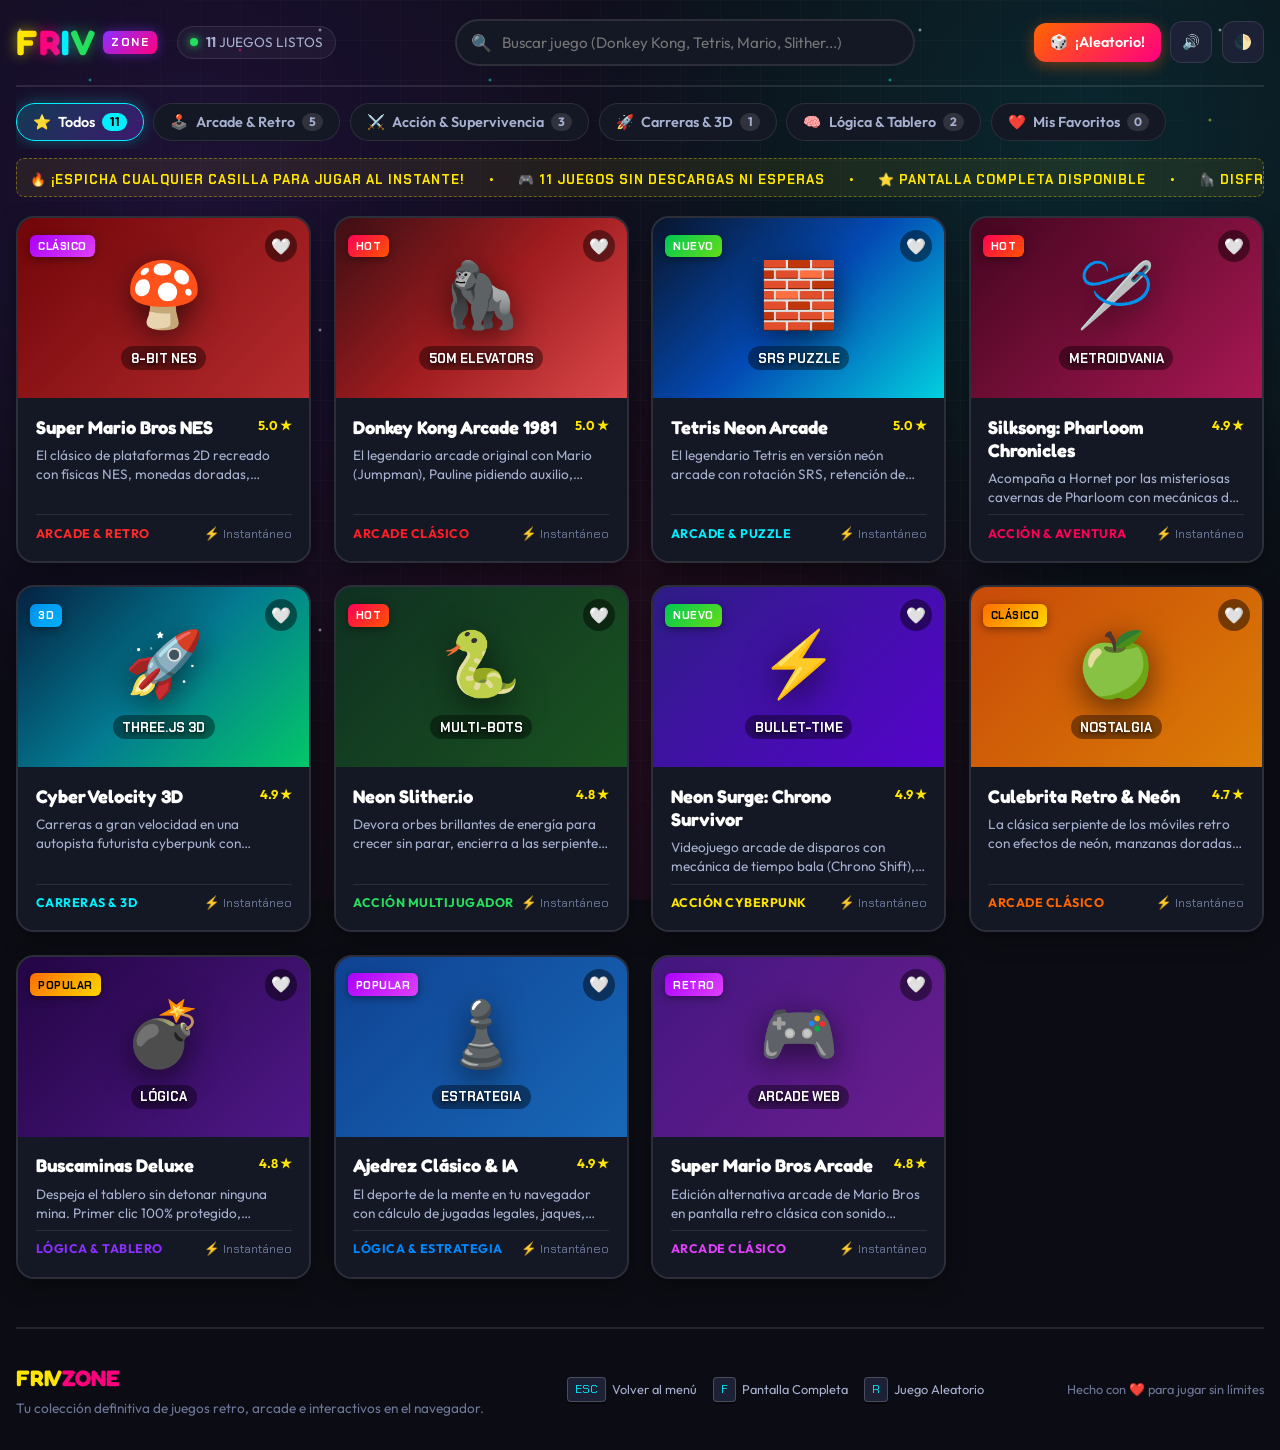
<file: index.html>
<!DOCTYPE html>
<html lang="es">
<head>
    <meta charset="UTF-8">
    <meta name="viewport" content="width=device-width, initial-scale=1.0, maximum-scale=1.0, user-scalable=no, viewport-fit=cover">
    <title>FRIV-ZONE | Plataforma de Juegos Arcade & Retro</title>
    <meta name="description" content="Plataforma de videojuegos estilo Friv con los mejores juegos arcade, retro, carreras 3D, lógica y acción. Juega gratis al instante.">
    <meta http-equiv="Cache-Control" content="no-cache, no-store, must-revalidate">
    <meta http-equiv="Pragma" content="no-cache">
    <meta http-equiv="Expires" content="0">
    
    <!-- Google Fonts -->
    <link rel="preconnect" href="https://fonts.googleapis.com">
    <link rel="preconnect" href="https://fonts.gstatic.com" crossorigin>
    <link href="https://fonts.googleapis.com/css2?family=Chakra+Petch:wght@600;700;800&family=Fredoka:wght@500;600;700;800&family=Outfit:wght@400;500;600;700;800&family=Press+Start+2P&display=swap" rel="stylesheet">
    
    <link rel="stylesheet" href="style.css?v=2.1.0">
</head>
<body class="theme-friv">
    <!-- Fondo Dinámico con Estrellas y Cuadrícula Arcade -->
    <div class="bg-effects" aria-hidden="true">
        <div class="stars-layer"></div>
        <div class="grid-glow"></div>
    </div>

    <!-- Contenedor Principal de la Plataforma -->
    <div id="friv-app" class="friv-layout">

        <!-- Barra Superior / Header Friv -->
        <header class="friv-navbar">
            <div class="nav-left">
                <a href="#" class="friv-logo-group" id="btn-home-logo" title="FRIV ZONE - Inicio">
                    <div class="friv-logo">
                        <span class="char-f">F</span>
                        <span class="char-r">R</span>
                        <span class="char-i">I</span>
                        <span class="char-v">V</span>
                    </div>
                    <span class="logo-badge">ZONE</span>
                </a>
                <div class="header-tagline">
                    <span class="tagline-dot"></span>
                    <span class="tagline-text"><strong id="total-games-counter">11</strong> JUEGOS LISTOS</span>
                </div>
            </div>

            <!-- Buscador Central -->
            <div class="search-container">
                <span class="search-icon">🔍</span>
                <input type="text" id="game-search-input" placeholder="Buscar juego (Donkey Kong, Tetris, Mario, Slither...)" autocomplete="off" aria-label="Buscar juegos">
                <button id="clear-search-btn" class="clear-search hidden" title="Borrar búsqueda">✕</button>
            </div>

            <!-- Acciones Rápidas Superior Derecha -->
            <div class="nav-right">
                <button id="btn-random-game" class="action-btn btn-random" title="Elegir juego al azar">
                    <span class="btn-icon">🎲</span>
                    <span class="btn-text">¡Aleatorio!</span>
                </button>
                <button id="btn-toggle-sound" class="action-btn icon-only" title="Activar/Desactivar Sonido UI" aria-label="Sonido">
                    <span id="sound-icon">🔊</span>
                </button>
                <button id="btn-toggle-theme" class="action-btn icon-only" title="Cambiar Tema Visual" aria-label="Tema">
                    <span id="theme-icon">🌓</span>
                </button>
            </div>
        </header>

        <!-- Barra de Categorías y Filtros -->
        <nav class="categories-bar" aria-label="Categorías de juegos">
            <div class="categories-wrapper">
                <button class="cat-pill active" data-category="all">
                    <span class="cat-icon">⭐</span>
                    <span class="cat-label">Todos</span>
                    <span class="cat-count" id="count-all">11</span>
                </button>
                <button class="cat-pill" data-category="arcade">
                    <span class="cat-icon">🕹️</span>
                    <span class="cat-label">Arcade & Retro</span>
                    <span class="cat-count" id="count-arcade">5</span>
                </button>
                <button class="cat-pill" data-category="action">
                    <span class="cat-icon">⚔️</span>
                    <span class="cat-label">Acción & Supervivencia</span>
                    <span class="cat-count" id="count-action">3</span>
                </button>
                <button class="cat-pill" data-category="3d">
                    <span class="cat-icon">🚀</span>
                    <span class="cat-label">Carreras & 3D</span>
                    <span class="cat-count" id="count-3d">1</span>
                </button>
                <button class="cat-pill" data-category="strategy">
                    <span class="cat-icon">🧠</span>
                    <span class="cat-label">Lógica & Tablero</span>
                    <span class="cat-count" id="count-strategy">2</span>
                </button>
                <button class="cat-pill" data-category="favorites">
                    <span class="cat-icon">❤️</span>
                    <span class="cat-label">Mis Favoritos</span>
                    <span class="cat-count" id="count-favorites">0</span>
                </button>
            </div>
        </nav>

        <!-- Banner de Bienvenida Estilo Arcade -->
        <div class="marquee-banner">
            <div class="marquee-content">
                <span>🔥 ¡ESPICHA CUALQUIER CASILLA PARA JUGAR AL INSTANTE!</span>
                <span>•</span>
                <span>🎮 11 JUEGOS SIN DESCARGAS NI ESPERAS</span>
                <span>•</span>
                <span>⭐ PANTALLA COMPLETA DISPONIBLE</span>
                <span>•</span>
                <span>🦍 DISFRUTA DE DONKEY KONG, TETRIS, MARIO, SILKSONG, CYBER VELOCITY Y MÁS</span>
            </div>
        </div>

        <!-- Mosaico Principal de Juegos Estilo Friv (GRID) -->
        <main class="games-mosaic-section">
            <div id="games-grid" class="games-grid" role="list">
                <!-- Se inyecta dinámicamente desde app.js -->
            </div>

            <!-- Estado Vacío cuando no hay resultados de búsqueda -->
            <div id="empty-state" class="empty-state hidden">
                <div class="empty-icon">👾</div>
                <h3>No se encontraron juegos</h3>
                <p>Intenta con otra palabra o borra el filtro de búsqueda.</p>
                <button id="btn-reset-filters" class="action-btn">Restablecer Filtros</button>
            </div>
        </main>

        <!-- Pie de Página -->
        <footer class="friv-footer">
            <div class="footer-content">
                <div class="footer-branding">
                    <div class="friv-logo-small">FRIV<span>ZONE</span></div>
                    <p>Tu colección definitiva de juegos retro, arcade e interactivos en el navegador.</p>
                </div>
                <div class="footer-shortcuts">
                    <span class="shortcut-item"><kbd>ESC</kbd> Volver al menú</span>
                    <span class="shortcut-item"><kbd>F</kbd> Pantalla Completa</span>
                    <span class="shortcut-item"><kbd>R</kbd> Juego Aleatorio</span>
                </div>
                <div class="footer-copy">
                    Hecho con ❤️ para jugar sin límites
                </div>
            </div>
        </footer>

    </div> <!-- /#friv-app -->


    <!-- ============================================== -->
    <!-- REPRODUCTOR ARCADE INTEGRADO (MODAL/CINEMA)    -->
    <!-- ============================================== -->
    <div id="game-player-modal" class="game-player-modal hidden" role="dialog" aria-modal="true" aria-labelledby="player-game-title">
        <div class="player-overlay" id="player-backdrop"></div>
        
        <div class="player-container">
            <!-- Barra Superior del Reproductor -->
            <div class="player-topbar">
                <div class="player-left">
                    <button id="btn-close-player" class="player-btn btn-back" title="Volver al menú de juegos (ESC)">
                        <span class="btn-arrow">◀</span>
                        <span>VOLVER AL MENÚ</span>
                    </button>
                    <div class="player-title-box">
                        <span id="player-game-icon" class="player-icon">🎮</span>
                        <div>
                            <h2 id="player-game-title" class="player-title">Título del Juego</h2>
                            <div class="player-badges-row">
                                <span id="player-game-category" class="player-category-badge">Categoría</span>
                                <span id="player-game-tag" class="player-tag-badge">HOT</span>
                            </div>
                        </div>
                    </div>
                </div>

                <div class="player-controls">
                    <button id="btn-player-favorite" class="player-btn icon-btn" title="Añadir a Favoritos">
                        <span id="player-favorite-icon">🤍</span>
                    </button>
                    <button id="btn-player-controls-info" class="player-btn icon-btn" title="Ver Controles e Instrucciones">
                        <span>⌨️</span>
                    </button>
                    <button id="btn-player-reload" class="player-btn icon-btn" title="Reiniciar Juego">
                        <span>🔄</span>
                    </button>
                    <button id="btn-player-external" class="player-btn icon-btn" title="Abrir en pestaña completa independiente">
                        <span>↗️</span>
                    </button>
                    <button id="btn-player-fullscreen" class="player-btn icon-btn btn-fullscreen-highlight" title="Pantalla Completa (F)">
                        <span id="fullscreen-icon">⛶</span>
                    </button>
                </div>
            </div>

            <!-- Panel de Controles / Instrucciones Desplegable -->
            <div id="player-instructions-panel" class="player-instructions-panel hidden">
                <div class="instructions-header">
                    <h4>🎮 Cómo Jugar y Controles</h4>
                    <button id="btn-close-instructions" class="close-pill-btn">✕</button>
                </div>
                <div id="instructions-content" class="instructions-body">
                    <!-- Contenido inyectado dinámicamente -->
                </div>
            </div>

            <!-- Contenedor del Iframe del Juego -->
            <div class="iframe-wrapper" id="iframe-wrapper">
                <div id="game-loading-spinner" class="game-loader">
                    <div class="spinner-arcade"></div>
                    <p class="loader-text">Cargando juego...</p>
                </div>
                <iframe id="game-iframe" src="about:blank" title="Marco de Juego" allow="autoplay; fullscreen; gamepad; accelerometer; clipboard-write; encrypted-media; gyroscope; picture-in-picture" allowfullscreen></iframe>
            </div>
        </div>
    </div>


    <!-- ============================================== -->
    <!-- MODAL DE RULETA / JUEGO ALEATORIO              -->
    <!-- ============================================== -->
    <div id="roulette-modal" class="roulette-modal hidden" role="dialog" aria-modal="true">
        <div class="roulette-backdrop"></div>
        <div class="roulette-card">
            <div class="roulette-header">
                <span class="roulette-icon-spin">🎲</span>
                <h3>SELECCIONANDO JUEGO AL AZAR...</h3>
            </div>
            <div class="roulette-reel-wrapper">
                <div id="roulette-reel" class="roulette-reel">
                    <!-- Tarjeta animada que cambia a gran velocidad -->
                    <div id="roulette-display" class="roulette-item">
                        <span class="item-icon">🎮</span>
                        <h4 class="item-title">Preparando...</h4>
                    </div>
                </div>
            </div>
            <p class="roulette-status">¡Buena suerte, que empiece la partida!</p>
        </div>
    </div>

    <!-- Scripts -->
    <script src="app.js?v=2.3.0"></script>
</body>
</html>
</file>
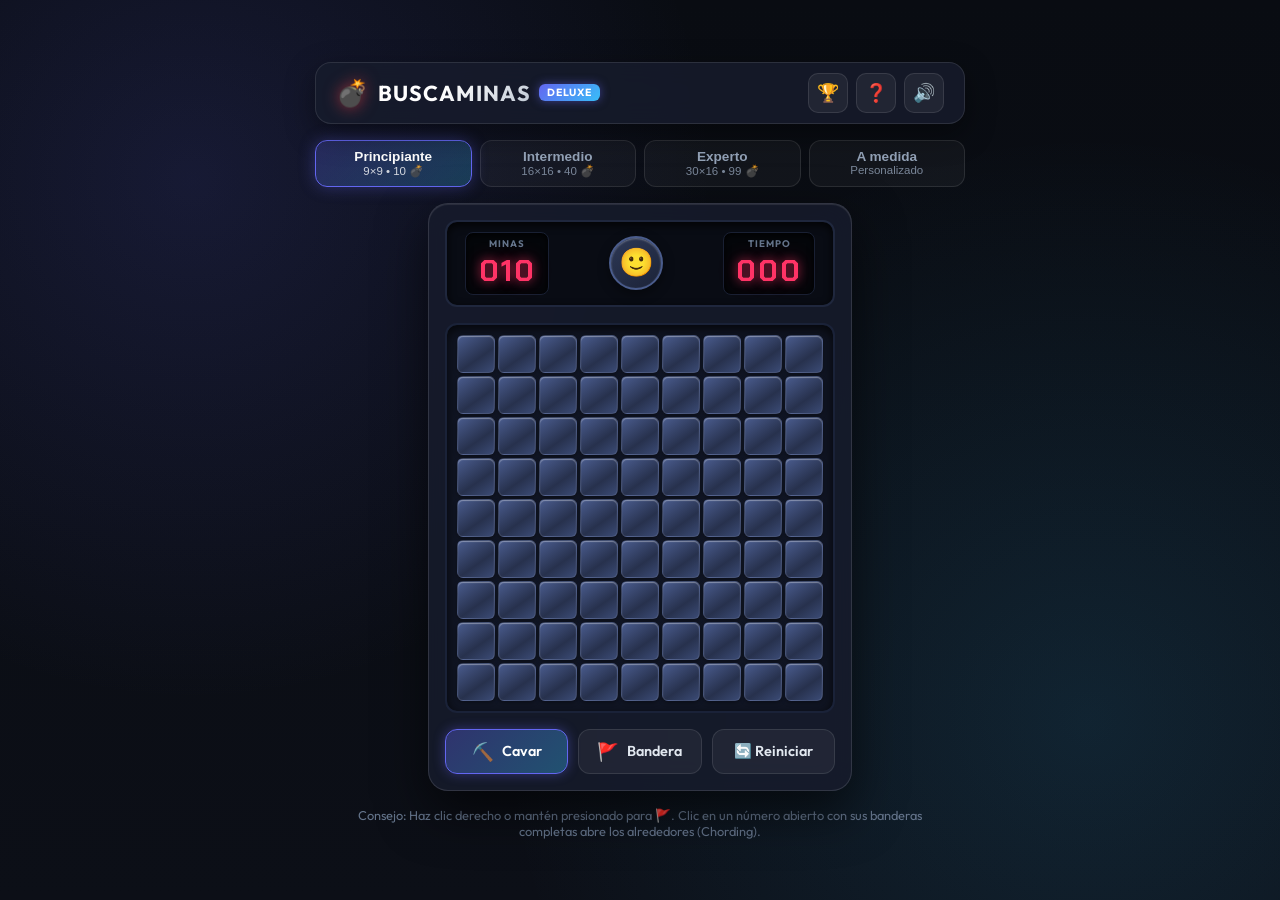
<file: buscaminas/index.html>
<!DOCTYPE html>
<html lang="es">
<head>
    <meta charset="UTF-8">
    <meta name="viewport" content="width=device-width, initial-scale=1.0, maximum-scale=1.0, user-scalable=no">
    <title>Buscaminas Deluxe | Clásico Modernizado</title>
    <meta name="description" content="El clásico juego de Buscaminas modernizado con animaciones fluidas, sonido Web Audio, modos principiante a experto y primer clic seguro.">
    <link rel="preconnect" href="https://fonts.googleapis.com">
    <link rel="preconnect" href="https://fonts.gstatic.com" crossorigin>
    <link href="https://fonts.googleapis.com/css2?family=Chakra+Petch:wght@500;700&family=Outfit:wght@400;500;600;700&display=swap" rel="stylesheet">
    <link rel="stylesheet" href="style.css">
</head>
<body>
    <div class="app-container">
        <!-- Barra Superior / Header -->
        <header class="app-header">
            <div class="logo-area">
                <span class="logo-icon">💣</span>
                <h1>BUSCAMINAS <span class="badge">DELUXE</span></h1>
            </div>
            <div class="header-actions">
                <button id="btn-stats" class="icon-btn" title="Mejores Tiempos" aria-label="Ver records">🏆</button>
                <button id="btn-help" class="icon-btn" title="Cómo jugar" aria-label="Instrucciones">❓</button>
                <button id="btn-sound" class="icon-btn" title="Sonido activado/desactivado" aria-label="Silenciar sonido">🔊</button>
            </div>
        </header>

        <!-- Selector de Dificultad -->
        <nav class="difficulty-nav">
            <button class="diff-btn active" data-difficulty="easy">
                <span class="diff-title">Principiante</span>
                <span class="diff-sub">9×9 • 10 💣</span>
            </button>
            <button class="diff-btn" data-difficulty="medium">
                <span class="diff-title">Intermedio</span>
                <span class="diff-sub">16×16 • 40 💣</span>
            </button>
            <button class="diff-btn" data-difficulty="expert">
                <span class="diff-title">Experto</span>
                <span class="diff-sub">30×16 • 99 💣</span>
            </button>
            <button class="diff-btn" data-difficulty="custom" id="btn-custom-diff">
                <span class="diff-title">A medida</span>
                <span class="diff-sub">Personalizado</span>
            </button>
        </nav>

        <!-- Marco Principal del Juego (Estilo Arcade Consola) -->
        <main class="game-console" id="game-console">
            <!-- Barra de Estado Retro-Digital -->
            <div class="console-panel">
                <div class="digital-display" title="Minas restantes" id="display-mines-box">
                    <span class="display-label">MINAS</span>
                    <span class="led-digits" id="mines-counter">010</span>
                </div>

                <button class="face-btn" id="face-btn" title="Reiniciar partida" aria-label="Reiniciar juego">
                    <span id="face-icon" class="face-emoji">🙂</span>
                </button>

                <div class="digital-display" title="Tiempo transcurrido" id="display-timer-box">
                    <span class="display-label">TIEMPO</span>
                    <span class="led-digits" id="timer-counter">000</span>
                </div>
            </div>

            <!-- Contenedor del Tablero con Scroll Suave para tamaños grandes -->
            <div class="board-viewport" id="board-viewport">
                <div class="board-grid" id="board" role="grid" aria-label="Tablero de Buscaminas"></div>
            </div>

            <!-- Barra de Herramientas Rápida Móvil / Táctil -->
            <div class="mobile-toolbar">
                <button class="mode-toggle-btn active" id="btn-mode-dig">
                    <span class="mode-icon">⛏️</span>
                    <span>Cavar</span>
                </button>
                <button class="mode-toggle-btn" id="btn-mode-flag">
                    <span class="mode-icon">🚩</span>
                    <span>Bandera</span>
                </button>
                <button class="tool-btn" id="btn-restart" title="Nueva Partida">
                    <span>🔄 Reiniciar</span>
                </button>
            </div>
        </main>

        <footer class="app-footer">
            <p>Consejo: Haz clic derecho o mantén presionado para 🚩. Clic en un número abierto con sus banderas completas abre los alrededores (Chording).</p>
        </footer>
    </div>

    <!-- Canvas para Partículas y Confeti de Victoria -->
    <canvas id="effects-canvas" class="effects-canvas"></canvas>

    <!-- Modal de Configuración Personalizada -->
    <div class="modal-overlay hidden" id="modal-custom">
        <div class="modal-card">
            <div class="modal-header">
                <h2>Tablero Personalizado</h2>
                <button class="close-btn" id="close-custom">&times;</button>
            </div>
            <form id="custom-form" class="modal-body">
                <div class="input-group">
                    <label for="custom-cols">Columnas (8 - 35):</label>
                    <input type="number" id="custom-cols" min="8" max="35" value="20" required>
                </div>
                <div class="input-group">
                    <label for="custom-rows">Filas (8 - 25):</label>
                    <input type="number" id="custom-rows" min="8" max="25" value="15" required>
                </div>
                <div class="input-group">
                    <label for="custom-mines">Minas (1 - <span id="custom-max-mines">250</span>):</label>
                    <input type="number" id="custom-mines" min="1" max="250" value="35" required>
                </div>
                <div class="modal-actions">
                    <button type="button" class="btn btn-secondary" id="cancel-custom">Cancelar</button>
                    <button type="submit" class="btn btn-primary">Iniciar Partida</button>
                </div>
            </form>
        </div>
    </div>

    <!-- Modal de Récords / Estadísticas -->
    <div class="modal-overlay hidden" id="modal-stats">
        <div class="modal-card">
            <div class="modal-header">
                <h2>🏆 Mejores Tiempos</h2>
                <button class="close-btn" id="close-stats">&times;</button>
            </div>
            <div class="modal-body">
                <div class="stats-list">
                    <div class="stat-item">
                        <div class="stat-name">Principiante (9×9)</div>
                        <div class="stat-val" id="record-easy">-- seg</div>
                    </div>
                    <div class="stat-item">
                        <div class="stat-name">Intermedio (16×16)</div>
                        <div class="stat-val" id="record-medium">-- seg</div>
                    </div>
                    <div class="stat-item">
                        <div class="stat-name">Experto (30×16)</div>
                        <div class="stat-val" id="record-expert">-- seg</div>
                    </div>
                </div>
                <div class="modal-actions">
                    <button type="button" class="btn btn-danger" id="btn-reset-stats">Borrar Récords</button>
                    <button type="button" class="btn btn-primary" id="btn-close-stats-action">Cerrar</button>
                </div>
            </div>
        </div>
    </div>

    <!-- Modal de Ayuda / Instrucciones -->
    <div class="modal-overlay hidden" id="modal-help">
        <div class="modal-card">
            <div class="modal-header">
                <h2>📖 Cómo Jugar</h2>
                <button class="close-btn" id="close-help">&times;</button>
            </div>
            <div class="modal-body help-content">
                <p><strong>Objetivo:</strong> Descubrir todas las casillas que no contengan minas en el menor tiempo posible.</p>
                <ul>
                    <li><strong>Clic Izquierdo / Tocar:</strong> Descubre la casilla. ¡El primer clic siempre es seguro!</li>
                    <li><strong>Clic Derecho / Pulsación larga:</strong> Coloca o retira una bandera (🚩) para marcar una mina detectada. Un clic extra coloca signo de duda (❓).</li>
                    <li><strong>Números (1 al 8):</strong> Indican cuántas minas hay exactamente en las 8 casillas adyacentes.</li>
                    <li><strong>Apertura rápida (Chording):</strong> Si una casilla con número ya tiene a su alrededor la cantidad exacta de banderas requerida, haz clic sobre ella para despejar automáticamente las demás casillas vecinas.</li>
                </ul>
                <div class="modal-actions">
                    <button type="button" class="btn btn-primary" id="btn-close-help-action">¡Entendido!</button>
                </div>
            </div>
        </div>
    </div>

    <!-- Banner / Notificación de Fin de Juego (Flotante) -->
    <div class="game-over-banner hidden" id="game-banner">
        <div class="banner-content">
            <h3 id="banner-title">¡VICTORIA! 🎉</h3>
            <p id="banner-text">Tiempo: 45s</p>
            <div class="banner-buttons">
                <button class="btn btn-primary" id="btn-banner-replay">Jugar de Nuevo</button>
            </div>
        </div>
    </div>

    <script src="audio.js"></script>
    <script src="game.js"></script>
</body>
</html>
</file>
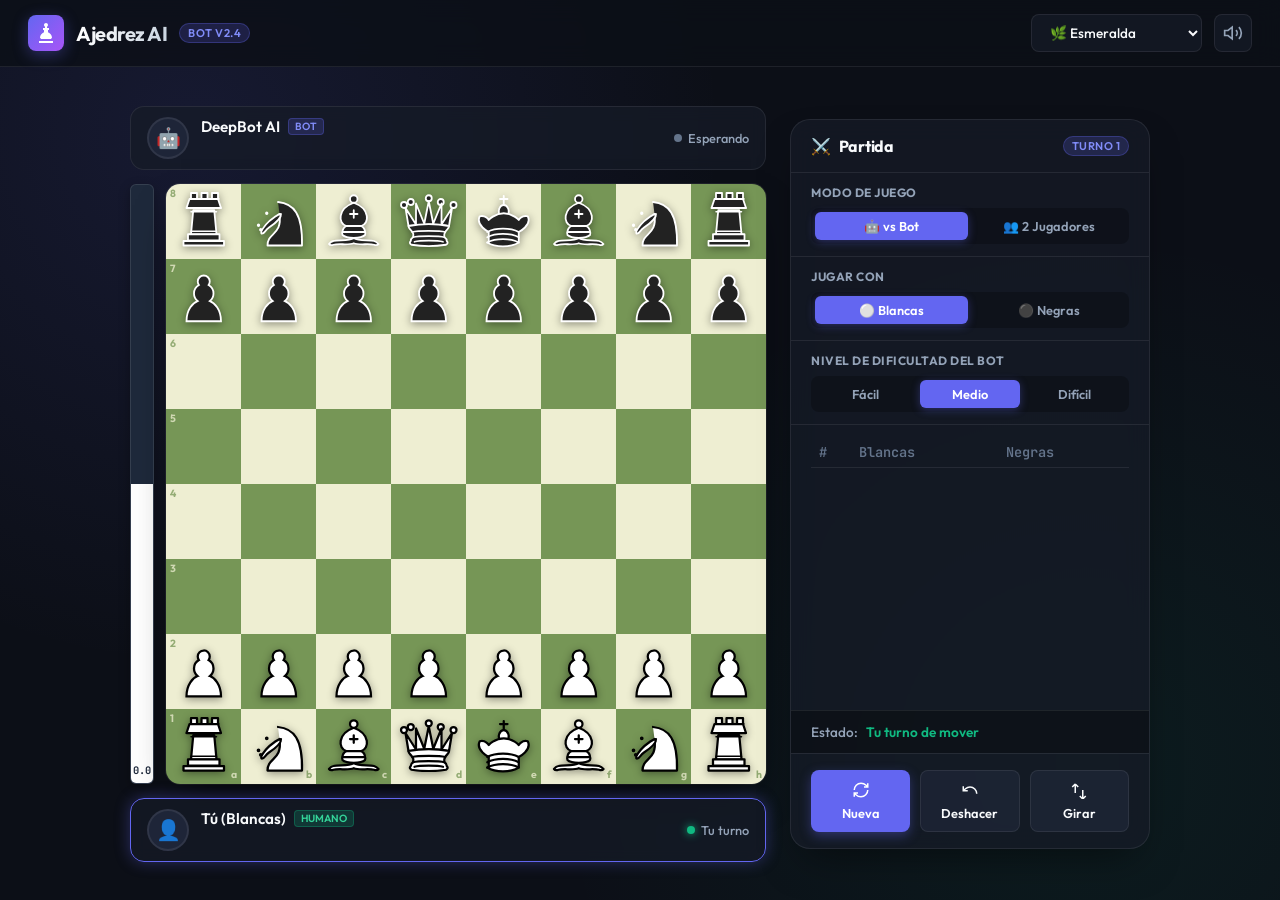
<file: chess-game/index.html>
<!DOCTYPE html>
<html lang="es">
<head>
    <meta charset="UTF-8">
    <meta name="viewport" content="width=device-width, initial-scale=1.0">
    <title>Ajedrez Maestro AI | Juega Contra el Bot</title>
    <meta name="description" content="Juego de ajedrez moderno y fluido con inteligencia artificial. Juega contra el bot en diferentes dificultades con análisis en tiempo real.">
    <link rel="stylesheet" href="style.css">
</head>
<body class="theme-emerald">
    <!-- Header -->
    <header>
        <div class="logo-area">
            <div class="logo-icon">
                <svg viewBox="0 0 24 24">
                    <path d="M19 22H5V20H19V22M17.5 18H6.5L7.5 15H16.5L17.5 18M12 2C13.1 2 14 2.9 14 4C14 4.74 13.6 5.38 13 5.73V7H15V9H14V11.27C16.39 12.13 18 14.37 18 17H6C6 14.37 7.61 12.13 10 11.27V9H9V7H11V5.73C10.4 5.38 10 4.74 10 4C10 2.9 10.9 2 12 2Z"/>
                </svg>
            </div>
            <h1 class="logo-title">Ajedrez AI</h1>
            <span class="logo-badge">Bot v2.4</span>
        </div>

        <div class="header-actions">
            <!-- Selector de Tema -->
            <div class="select-wrapper">
                <select id="themeSelect" class="select-control" aria-label="Seleccionar tema visual del tablero">
                    <option value="theme-emerald">🌿 Esmeralda</option>
                    <option value="theme-wood">🪵 Madera Nórdica</option>
                    <option value="theme-obsidian">🌑 Obsidiana Slate</option>
                    <option value="theme-neon">⚡ Cyber Neón</option>
                </select>
            </div>

            <!-- Botón Silenciar / Sonido -->
            <button id="btnSound" class="btn-icon" title="Activar/Desactivar Sonido" aria-label="Alternar sonido">
                <svg id="soundIconOn" width="20" height="20" viewBox="0 0 24 24" fill="none" stroke="currentColor" stroke-width="2">
                    <polygon points="11 5 6 9 2 9 2 15 6 15 11 19 11 5"></polygon>
                    <path d="M19.07 4.93a10 10 0 0 1 0 14.14M15.54 8.46a5 5 0 0 1 0 7.07"></path>
                </svg>
                <svg id="soundIconOff" width="20" height="20" viewBox="0 0 24 24" fill="none" stroke="currentColor" stroke-width="2" style="display: none;">
                    <polygon points="11 5 6 9 2 9 2 15 6 15 11 19 11 5"></polygon>
                    <line x1="23" y1="9" x2="17" y2="15"></line>
                    <line x1="17" y1="9" x2="23" y2="15"></line>
                </svg>
            </button>
        </div>
    </header>

    <!-- Contenedor Principal -->
    <main class="main-container">
        <!-- Zona de Juego -->
        <section class="game-area">
            <!-- Barra del Bot (Jugador Superior) -->
            <div id="botPlayerBar" class="player-bar">
                <div class="player-info">
                    <div id="botAvatar" class="player-avatar">
                        🤖
                    </div>
                    <div class="player-details">
                        <div class="player-name-row">
                            <span class="player-name">DeepBot AI</span>
                            <span class="player-role-badge bot">BOT</span>
                        </div>
                        <div id="botCaptured" class="captured-pieces-row"></div>
                    </div>
                </div>
                <div class="turn-indicator">
                    <span id="botStatusDot" class="status-dot"></span>
                    <span id="botStatusText">Esperando turno</span>
                </div>
            </div>

            <!-- Tablero y Barra de Evaluación -->
            <div class="board-wrapper">
                <!-- Barra de Evaluación -->
                <div class="eval-bar-container" title="Evaluación de posición">
                    <div id="evalBarWhite" class="eval-bar-white"></div>
                    <span id="evalScoreText" class="eval-score-text">0.0</span>
                </div>

                <!-- Tablero de 64 casillas -->
                <div class="board-container">
                    <div id="chessboard" class="chessboard" role="grid" aria-label="Tablero de ajedrez"></div>
                </div>
            </div>

            <!-- Barra del Humano (Jugador Inferior) -->
            <div id="humanPlayerBar" class="player-bar active-turn">
                <div class="player-info">
                    <div class="player-avatar">
                        👤
                    </div>
                    <div class="player-details">
                        <div class="player-name-row">
                            <span class="player-name">Tú (Blancas)</span>
                            <span class="player-role-badge human">HUMANO</span>
                        </div>
                        <div id="humanCaptured" class="captured-pieces-row"></div>
                    </div>
                </div>
                <div class="turn-indicator">
                    <span id="humanStatusDot" class="status-dot active"></span>
                    <span id="humanStatusText">Tu turno</span>
                </div>
            </div>
        </section>

        <!-- Panel Lateral (Sidebar) -->
        <aside class="sidebar">
            <div class="sidebar-header">
                <div class="sidebar-title">
                    <span>⚔️</span> Partida
                </div>
                <span id="gameMoveCount" class="logo-badge">Turno 1</span>
            </div>

            <!-- Modo de Juego -->
            <div class="difficulty-selector">
                <span class="section-label">Modo de Juego</span>
                <div class="side-tabs">
                    <button id="btnModeBot" class="diff-tab active" data-mode="bot">🤖 vs Bot</button>
                    <button id="btnModePvP" class="diff-tab" data-mode="pvp">👥 2 Jugadores</button>
                </div>
            </div>

            <!-- Selector de Bando (solo visible en modo Bot) -->
            <div id="sideSelectorSection" class="difficulty-selector">
                <span class="section-label">Jugar con</span>
                <div class="side-tabs">
                    <button id="btnSideWhite" class="diff-tab active" data-side="w">⚪ Blancas</button>
                    <button id="btnSideBlack" class="diff-tab" data-side="b">⚫ Negras</button>
                </div>
            </div>

            <!-- Selector de Dificultad (solo visible en modo Bot) -->
            <div id="diffSelectorSection" class="difficulty-selector">
                <span class="section-label">Nivel de Dificultad del Bot</span>
                <div class="difficulty-tabs">
                    <button class="diff-tab" data-level="easy">Fácil</button>
                    <button class="diff-tab active" data-level="medium">Medio</button>
                    <button class="diff-tab" data-level="hard">Difícil</button>
                </div>
            </div>

            <!-- Registro de Jugadas -->
            <div class="moves-container" id="movesScroll">
                <table class="moves-table">
                    <thead>
                        <tr>
                            <th class="move-num">#</th>
                            <th>Blancas</th>
                            <th>Negras</th>
                        </tr>
                    </thead>
                    <tbody id="movesBody">
                        <!-- Las jugadas se insertan dinámicamente -->
                    </tbody>
                </table>
            </div>

            <!-- Estado de la Partida -->
            <div id="gameStatusBanner" class="game-status-banner">
                <span>Estado:</span> <span id="gameStatusDetail" class="status-highlight">Partida en curso</span>
            </div>

            <!-- Controles / Botones -->
            <div class="sidebar-actions">
                <button id="btnNewGame" class="action-btn btn-primary" title="Iniciar nueva partida">
                    <svg viewBox="0 0 24 24"><path d="M3 12a9 9 0 0 1 9-9 9.75 9.75 0 0 1 6.74 2.74L21 8M21 3v5h-5M21 12a9 9 0 0 1-9 9 9.75 9.75 0 0 1-6.74-2.74L3 16M3 21v-5h5"/></svg>
                    <span>Nueva</span>
                </button>
                <button id="btnUndo" class="action-btn" title="Deshacer última jugada">
                    <svg viewBox="0 0 24 24"><path d="M3 7v6h6M21 17a9 9 0 0 0-9-9 9 9 0 0 0-6 2.3L3 13"/></svg>
                    <span>Deshacer</span>
                </button>
                <button id="btnFlip" class="action-btn" title="Girar vista del tablero">
                    <svg viewBox="0 0 24 24"><path d="M7 16V4m0 0L3 8m4-4l4 4m6 4v12m0 0l4-4m-4 4l-4-4"/></svg>
                    <span>Girar</span>
                </button>
            </div>
        </aside>
    </main>

    <!-- Modal de Promoción de Peón -->
    <div id="promotionModal" class="modal-overlay" role="dialog" aria-modal="true" aria-labelledby="promoTitle">
        <div class="modal-box">
            <h2 id="promoTitle" class="modal-title">Promoción de Peón</h2>
            <p class="modal-subtitle">Selecciona la pieza a la que deseas coronar:</p>
            <div class="promo-grid">
                <div class="promo-option" data-promo="q">
                    <div id="promoQueenSvg"></div>
                    <span class="promo-label">Dama</span>
                </div>
                <div class="promo-option" data-promo="r">
                    <div id="promoRookSvg"></div>
                    <span class="promo-label">Torre</span>
                </div>
                <div class="promo-option" data-promo="b">
                    <div id="promoBishopSvg"></div>
                    <span class="promo-label">Alfil</span>
                </div>
                <div class="promo-option" data-promo="n">
                    <div id="promoKnightSvg"></div>
                    <span class="promo-label">Caballo</span>
                </div>
            </div>
        </div>
    </div>

    <!-- Modal de Fin de Partida -->
    <div id="gameOverModal" class="modal-overlay" role="dialog" aria-modal="true" aria-labelledby="gameOverTitle">
        <div class="modal-box">
            <div id="gameOverIcon" class="gameover-icon">🏆</div>
            <h2 id="gameOverTitle" class="modal-title">¡Fin de la Partida!</h2>
            <p id="gameOverReason" class="modal-subtitle">Jaque mate. ¡Has ganado la partida!</p>
            <button id="btnRestartModal" class="btn-restart-large">Jugar Otra Partida</button>
        </div>
    </div>

    <!-- Scripts en orden -->
    <script src="js/pieces.js"></script>
    <script src="js/chess-rules.js"></script>
    <script src="js/chess-ai.js"></script>
    <script src="js/chess-audio.js"></script>
    <script src="js/app.js"></script>
</body>
</html>
</file>
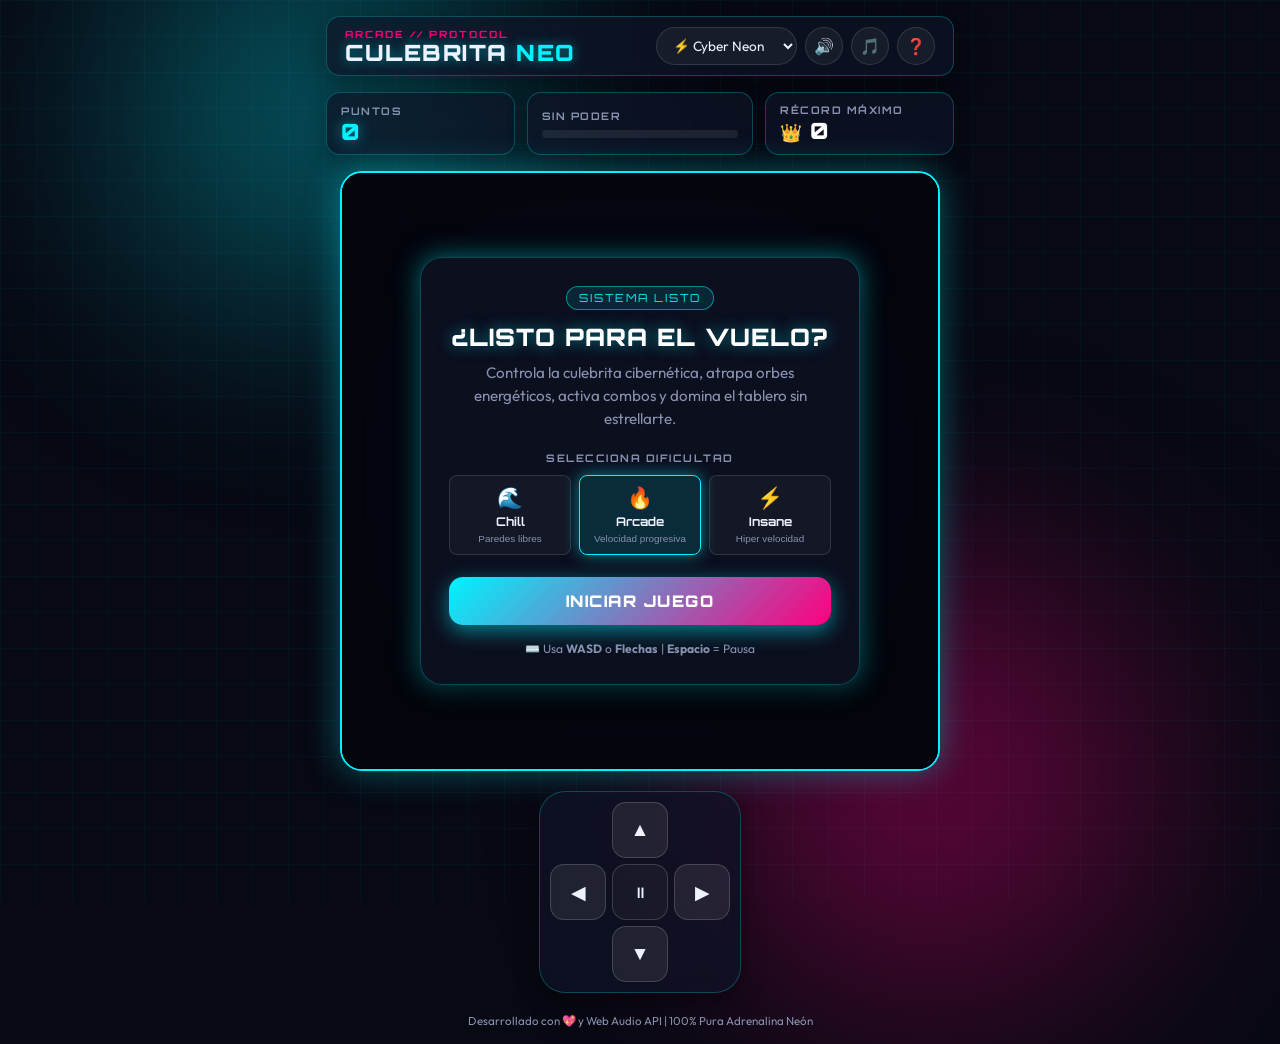
<file: culebrita-game/index.html>
<!DOCTYPE html>
<html lang="es">
<head>
    <meta charset="UTF-8">
    <meta name="viewport" content="width=device-width, initial-scale=1.0, user-scalable=no">
    <title>Culebrita Neo-Arcade | Cyber Edition</title>
    <meta name="description" content="El legendario juego de la culebrita en versión cyber-arcade ultra moderna con efectos de neón, partículas, power-ups y sonido retro en tiempo real.">
    <link rel="preconnect" href="https://fonts.googleapis.com">
    <link rel="preconnect" href="https://fonts.gstatic.com" crossorigin>
    <link href="https://fonts.googleapis.com/css2?family=Orbitron:wght@500;700;900&family=Outfit:wght@300;400;600;700&display=swap" rel="stylesheet">
    <link rel="stylesheet" href="style.css">
</head>
<body data-theme="cyber">
    <div class="cyber-background-grid"></div>
    <div class="glow-orb orb-1"></div>
    <div class="glow-orb orb-2"></div>

    <div class="app-container">
        <!-- Barra Superior de Navegación / Controles -->
        <header class="game-header">
            <div class="logo-area">
                <span class="logo-tag">ARCADE // PROTOCOL</span>
                <h1 class="game-title">CULEBRITA <span class="neon-highlight">NEO</span></h1>
            </div>

            <div class="header-actions">
                <!-- Selector de Tema -->
                <div class="theme-picker">
                    <label for="themeSelect" class="sr-only">Tema Visual</label>
                    <select id="themeSelect" class="btn-pill select-input" title="Cambiar tema visual">
                        <option value="cyber">⚡ Cyber Neon</option>
                        <option value="synthwave">🌆 Synthwave</option>
                        <option value="matrix">💻 Matrix Code</option>
                        <option value="arcade">🕹️ Retro Gold</option>
                    </select>
                </div>

                <!-- Botón de Audio SFX -->
                <button id="sfxToggleBtn" class="btn-icon" title="Efectos de sonido (Mute/Unmute)" aria-label="Efectos de sonido">
                    <span id="sfxIcon">🔊</span>
                </button>

                <!-- Botón de Música Synthwave -->
                <button id="musicToggleBtn" class="btn-icon" title="Música Synthwave" aria-label="Música Synthwave">
                    <span id="musicIcon">🎵</span>
                </button>

                <!-- Botón de Ayuda / Info -->
                <button id="helpBtn" class="btn-icon" title="Cómo jugar" aria-label="Ayuda">
                    <span>❓</span>
                </button>
            </div>
        </header>

        <!-- HUD (Puntuación, Combo y Récord) -->
        <section class="hud-panel" aria-label="Marcador del juego">
            <div class="hud-item score-card">
                <span class="hud-label">PUNTOS</span>
                <div class="hud-value-group">
                    <span id="scoreDisplay" class="hud-value glowing-num">0</span>
                    <span id="comboBadge" class="combo-badge hidden">x1</span>
                </div>
            </div>

            <div class="hud-item active-powerup-card" id="powerupContainer">
                <span class="hud-label" id="powerupName">SIN PODER</span>
                <div class="powerup-bar-track">
                    <div id="powerupProgressBar" class="powerup-bar-fill"></div>
                </div>
            </div>

            <div class="hud-item highscore-card">
                <span class="hud-label">RÉCORD MÁXIMO</span>
                <div class="hud-value-group">
                    <span class="crown-icon">👑</span>
                    <span id="highScoreDisplay" class="hud-value">0</span>
                </div>
            </div>
        </section>

        <!-- Contenedor Principal del Juego y Canvas -->
        <main class="canvas-frame">
            <div class="crt-scanlines"></div>
            <div class="vignette-effect"></div>
            
            <canvas id="gameCanvas" width="600" height="600"></canvas>

            <!-- Superposición: Menú Inicial -->
            <div id="startOverlay" class="game-overlay active">
                <div class="modal-content glass-card">
                    <div class="modal-badge">SISTEMA LISTO</div>
                    <h2 class="modal-title">¿LISTO PARA EL VUELO?</h2>
                    <p class="modal-desc">
                        Controla la culebrita cibernética, atrapa orbes energéticos, activa combos y domina el tablero sin estrellarte.
                    </p>

                    <!-- Selector de Dificultad -->
                    <div class="difficulty-section">
                        <span class="section-subtitle">SELECCIONA DIFICULTAD</span>
                        <div class="difficulty-options">
                            <button class="diff-btn" data-diff="chill">
                                <span class="diff-icon">🌊</span>
                                <span class="diff-name">Chill</span>
                                <span class="diff-sub">Paredes libres</span>
                            </button>
                            <button class="diff-btn active" data-diff="arcade">
                                <span class="diff-icon">🔥</span>
                                <span class="diff-name">Arcade</span>
                                <span class="diff-sub">Velocidad progresiva</span>
                            </button>
                            <button class="diff-btn" data-diff="hardcore">
                                <span class="diff-icon">⚡</span>
                                <span class="diff-name">Insane</span>
                                <span class="diff-sub">Hiper velocidad</span>
                            </button>
                        </div>
                    </div>

                    <button id="startPlayBtn" class="btn-cta">
                        <span class="btn-shine"></span>
                        <span class="btn-text">INICIAR JUEGO</span>
                    </button>

                    <div class="quick-hints">
                        <span>⌨️ Usa <b>WASD</b> o <b>Flechas</b> | <b>Espacio</b> = Pausa</span>
                    </div>
                </div>
            </div>

            <!-- Superposición: Pausa -->
            <div id="pauseOverlay" class="game-overlay hidden">
                <div class="modal-content glass-card">
                    <div class="modal-badge">ESTADO</div>
                    <h2 class="modal-title">EN PAUSA</h2>
                    <div class="overlay-button-group">
                        <button id="resumeBtn" class="btn-cta">REANUDAR</button>
                        <button id="restartFromPauseBtn" class="btn-secondary">REINICIAR</button>
                    </div>
                </div>
            </div>

            <!-- Superposición: Game Over -->
            <div id="gameOverOverlay" class="game-overlay hidden">
                <div class="modal-content glass-card gameover-card">
                    <div id="newRecordBadge" class="record-badge hidden">¡NUEVO RÉCORD HISTÓRICO! 🏆</div>
                    <h2 class="modal-title death-title">SISTEMA APAGADO</h2>

                    <div class="stats-grid">
                        <div class="stat-box">
                            <span class="stat-title">Puntaje Final</span>
                            <span id="finalScore" class="stat-number">0</span>
                        </div>
                        <div class="stat-box">
                            <span class="stat-title">Orbes Comidos</span>
                            <span id="finalOrbs" class="stat-number">0</span>
                        </div>
                        <div class="stat-box">
                            <span class="stat-title">Combo Máximo</span>
                            <span id="finalCombo" class="stat-number">x1</span>
                        </div>
                        <div class="stat-box">
                            <span class="stat-title">Tiempo de Vuelo</span>
                            <span id="finalTime" class="stat-number">00:00</span>
                        </div>
                    </div>

                    <div class="overlay-button-group">
                        <button id="retryBtn" class="btn-cta">
                            <span class="btn-shine"></span>
                            <span class="btn-text">VOLVER A JUGAR</span>
                        </button>
                        <button id="backToMenuBtn" class="btn-secondary">MENÚ PRINCIPAL</button>
                    </div>
                </div>
            </div>

            <!-- Superposición: Modal de Ayuda / Poderes -->
            <div id="helpModal" class="game-overlay hidden">
                <div class="modal-content glass-card help-modal-card">
                    <h2 class="modal-title">MANUAL DE PILOTAJE</h2>
                    <div class="powerup-legend">
                        <div class="legend-item">
                            <div class="legend-badge apple-color">🍏</div>
                            <div class="legend-info">
                                <strong>Orbe Neón:</strong> Alimento básico. +100 puntos y alarga la culebrita.
                            </div>
                        </div>
                        <div class="legend-item">
                            <div class="legend-badge star-color">⭐</div>
                            <div class="legend-info">
                                <strong>Estrella Dorada:</strong> +500 puntos y aumenta el combo multiplicador.
                            </div>
                        </div>
                        <div class="legend-item">
                            <div class="legend-badge ice-color">❄️</div>
                            <div class="legend-info">
                                <strong>Cristal Criogénico:</strong> Ralentiza el tiempo (slow-motion) durante 7s.
                            </div>
                        </div>
                        <div class="legend-item">
                            <div class="legend-badge quantum-color">🌀</div>
                            <div class="legend-info">
                                <strong>Orbe Cuántico:</strong> Fantasma por 6s. ¡Atraviesa paredes y tu propio cuerpo!
                            </div>
                        </div>
                    </div>
                    <button id="closeHelpBtn" class="btn-secondary" style="margin-top: 15px;">ENTENDIDO</button>
                </div>
            </div>
        </main>

        <!-- Controles Táctiles Virtuales para Pantallas Táctiles / Móviles -->
        <section class="touch-controls-panel" id="touchControls">
            <div class="dpad-container">
                <button class="dpad-btn up" id="dpadUp" aria-label="Arriba">▲</button>
                <button class="dpad-btn left" id="dpadLeft" aria-label="Izquierda">◀</button>
                <button class="dpad-btn center-pause" id="dpadPause" aria-label="Pausa">⏸</button>
                <button class="dpad-btn right" id="dpadRight" aria-label="Derecha">▶</button>
                <button class="dpad-btn down" id="dpadDown" aria-label="Abajo">▼</button>
            </div>
        </section>

        <!-- Pie de página -->
        <footer class="game-footer">
            <span>Desarrollado con 💖 y Web Audio API | 100% Pura Adrenalina Neón</span>
        </footer>
    </div>

    <!-- Scripts del juego -->
    <script src="audio.js"></script>
    <script src="game.js"></script>
</body>
</html>
</file>
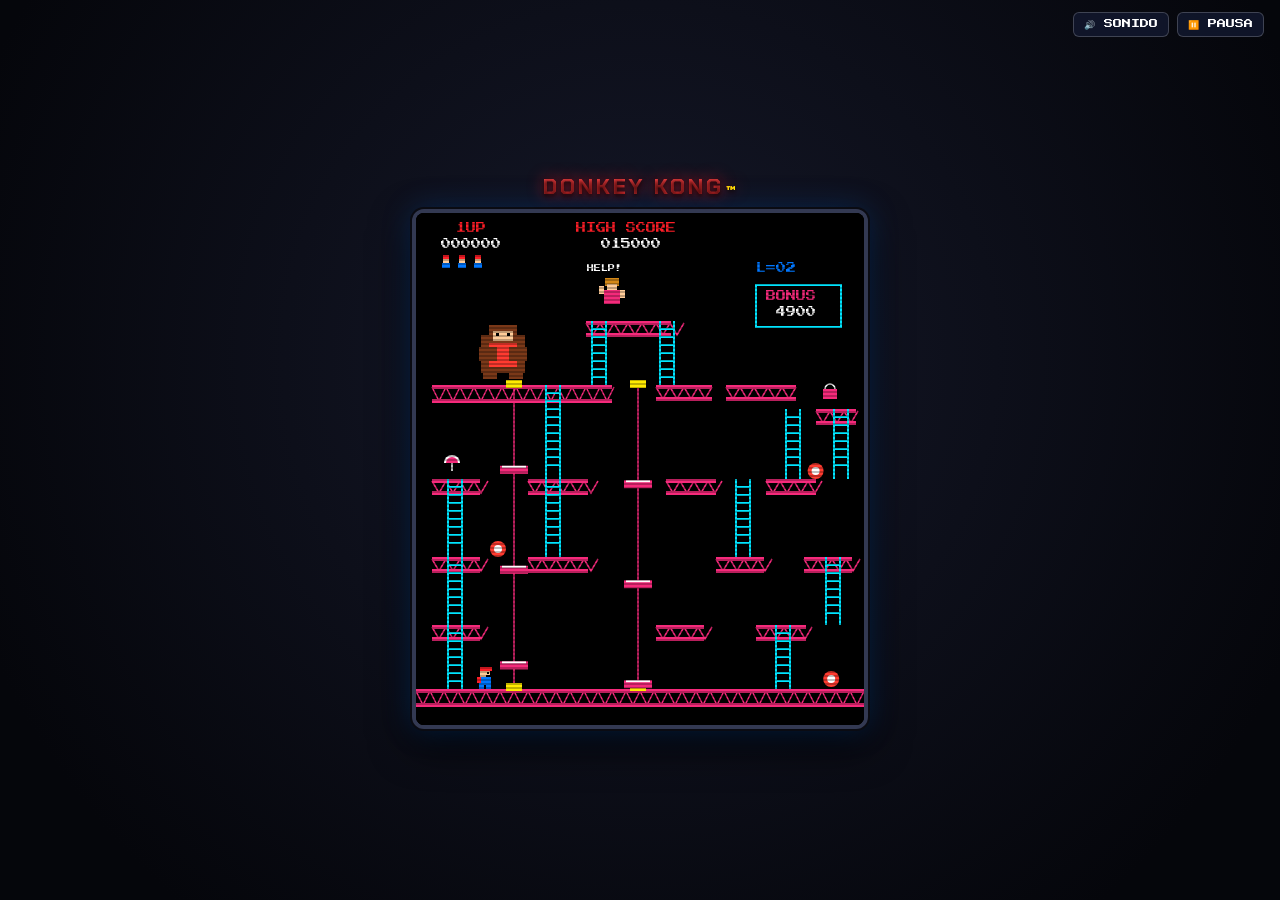
<file: donkey-kong/index.html>
<!DOCTYPE html>
<html lang="es">
<head>
  <meta charset="UTF-8">
  <meta name="viewport" content="width=device-width, initial-scale=1.0, maximum-scale=1.0, user-scalable=no, viewport-fit=cover">
  <title>Donkey Kong Arcade 1981 - Elevators & Barrels</title>
  <meta name="description" content="Recreación fiel del legendario arcade Donkey Kong (1981) de Nintendo con Mario/Jumpman, Donkey Kong, Pauline, nivel de elevadores, barriles rodantes, audio chiptune y controles táctiles.">
  <link rel="preconnect" href="https://fonts.googleapis.com">
  <link rel="preconnect" href="https://fonts.gstatic.com" crossorigin>
  <link href="https://fonts.googleapis.com/css2?family=Press+Start+2P&family=Chakra+Petch:wght@700;800&display=swap" rel="stylesheet">
  <link rel="stylesheet" href="style.css">
</head>
<body>
  <div id="arcade-cabinet">
    <!-- Arcade Bezel & Header -->
    <div class="cabinet-header">
      <div class="marquee-title">DONKEY KONG<span class="trademark">™</span></div>
    </div>

    <!-- Main Game Screen Canvas Container -->
    <div class="screen-frame">
      <div class="crt-overlay"></div>
      <canvas id="gameCanvas" width="448" height="512"></canvas>

      <!-- Interactive Overlays -->
      <div id="pause-overlay" class="screen-overlay hidden">
        <div class="overlay-modal">
          <h2>PAUSA</h2>
          <p>Presiona [P] o el botón para continuar</p>
          <button id="btn-resume" class="arcade-btn">CONTINUAR</button>
          <button id="btn-restart-pause" class="arcade-btn secondary">REINICIAR</button>
        </div>
      </div>

      <div id="gameover-overlay" class="screen-overlay hidden">
        <div class="overlay-modal">
          <h2 class="danger-text">GAME OVER</h2>
          <div class="modal-stats">
            <div>PUNTOS: <span id="final-score">0</span></div>
            <div>RÉCORD: <span id="final-best">0</span></div>
          </div>
          <button id="btn-play-again" class="arcade-btn">JUGAR DE NUEVO</button>
        </div>
      </div>
    </div>

    <!-- Top Floating Toolbar for Sound and Pause -->
    <div class="cabinet-toolbar">
      <button id="btn-toggle-sound" class="tool-btn" title="Sonido On/Off">🔊 SONIDO</button>
      <button id="btn-toggle-pause" class="tool-btn" title="Pausa">⏸️ PAUSA</button>
    </div>

    <!-- Touch / Virtual Controls for Mobile -->
    <div id="virtual-controls" class="virtual-controls">
      <div class="dpad-container">
        <button class="v-btn v-btn-up" id="vbtn-up" aria-label="Subir escalera">▲</button>
        <div class="dpad-middle-row">
          <button class="v-btn v-btn-left" id="vbtn-left" aria-label="Mover a la izquierda">◀</button>
          <div class="dpad-center"></div>
          <button class="v-btn v-btn-right" id="vbtn-right" aria-label="Mover a la derecha">▶</button>
        </div>
        <button class="v-btn v-btn-down" id="vbtn-down" aria-label="Bajar escalera">▼</button>
      </div>

      <div class="action-btn-container">
        <button class="v-btn v-btn-jump" id="vbtn-jump" aria-label="Saltar">
          <span>SALTAR</span>
        </button>
      </div>
    </div>
  </div>

  <script src="audio.js"></script>
  <script src="game.js"></script>
</body>
</html>
</file>
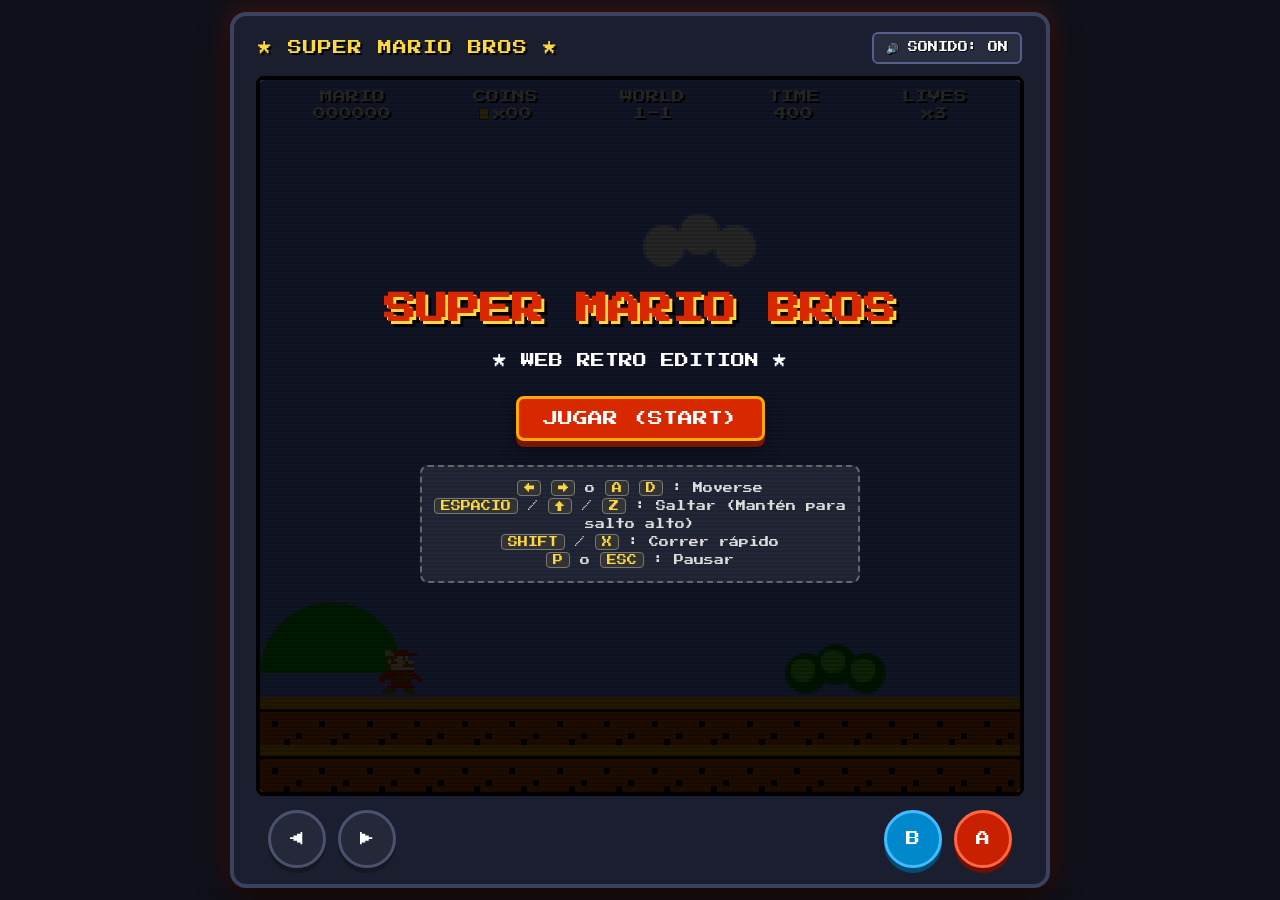
<file: mario-game/index.html>
<!DOCTYPE html>
<html lang="es">
<head>
    <meta charset="UTF-8">
    <meta name="viewport" content="width=device-width, initial-scale=1.0, maximum-scale=1.0, user-scalable=no">
    <title>Super Mario Bros - Retro Web Edition</title>
    <meta name="description" content="Juego clásico de Super Mario Bros recreado fielmente en HTML5 Canvas con sonido 8-bit chiptune y física retro.">
    <link rel="stylesheet" href="style.css">
</head>
<body>
    <div class="arcade-cabinet">
        <header class="arcade-header">
            <div class="cabinet-title">★ SUPER MARIO BROS ★</div>
            <div class="header-controls">
                <button id="muteBtn" class="retro-btn">🔊 SONIDO: ON</button>
            </div>
        </header>

        <div class="screen-wrapper">
            <!-- Retro NES HUD -->
            <div class="hud-bar">
                <div class="hud-item">
                    <span>MARIO</span>
                    <span id="hudScore">000000</span>
                </div>
                <div class="hud-item">
                    <span>COINS</span>
                    <div class="coin-box">
                        <span class="hud-coin-icon"></span>
                        <span id="hudCoins">x00</span>
                    </div>
                </div>
                <div class="hud-item">
                    <span>WORLD</span>
                    <span id="hudWorld">1-1</span>
                </div>
                <div class="hud-item">
                    <span>TIME</span>
                    <span id="hudTime">400</span>
                </div>
                <div class="hud-item">
                    <span>LIVES</span>
                    <span id="hudLives">x3</span>
                </div>
            </div>

            <!-- Canvas Element (256x240 Native NES Resolution) -->
            <canvas id="gameCanvas" width="256" height="240"></canvas>

            <!-- CRT scanlines overlay -->
            <div class="scanlines"></div>

            <!-- Title Screen Overlay -->
            <div id="titleScreen" class="overlay">
                <h1 class="title-logo">SUPER MARIO BROS</h1>
                <p class="title-subtitle">★ WEB RETRO EDITION ★</p>
                <button id="startBtn" class="action-btn-large">JUGAR (START)</button>
                <div class="instructions-card">
                    <p><span class="key-badge">←</span> <span class="key-badge">→</span> o <span class="key-badge">A</span> <span class="key-badge">D</span> : Moverse</p>
                    <p><span class="key-badge">ESPACIO</span> / <span class="key-badge">↑</span> / <span class="key-badge">Z</span> : Saltar (Mantén para salto alto)</p>
                    <p><span class="key-badge">SHIFT</span> / <span class="key-badge">X</span> : Correr rápido</p>
                    <p><span class="key-badge">P</span> o <span class="key-badge">ESC</span> : Pausar</p>
                </div>
            </div>

            <!-- Pause Screen Overlay -->
            <div id="pauseScreen" class="overlay hidden">
                <h2 class="title-logo">JUEGO PAUSADO</h2>
                <button id="resumeBtn" class="action-btn-large">CONTINUAR</button>
            </div>

            <!-- Game Over Overlay -->
            <div id="gameOverScreen" class="overlay hidden">
                <h2 class="title-logo" style="color: #ff3333;">GAME OVER</h2>
                <p style="color: #ddd; font-size: 11px;">¿Quieres intentarlo de nuevo?</p>
                <button class="action-btn-large restart-btn">REINTENTAR</button>
            </div>

            <!-- Course Clear / Win Screen Overlay -->
            <div id="winScreen" class="overlay hidden">
                <h2 class="title-logo" style="color: #fcd844;">¡ETAPA SUPERADA!</h2>
                <p style="color: #ffffff; font-size: 11px; line-height: 1.6;">
                    ¡Felicitaciones!<br>Completaste el Mundo 1-1 con éxito.
                </p>
                <button class="action-btn-large restart-btn">VOLVER A JUGAR</button>
            </div>
        </div>

        <!-- Virtual Controls for Mobile / Touch Devices -->
        <div class="touch-controls">
            <div class="touch-dpad">
                <button id="btnLeft" class="touch-btn">◀</button>
                <button id="btnRight" class="touch-btn">▶</button>
            </div>
            <div class="touch-actions">
                <button id="btnB" class="touch-btn btn-b" title="Correr">B</button>
                <button id="btnA" class="touch-btn btn-a" title="Saltar">A</button>
            </div>
        </div>
    </div>

    <!-- Game Scripts -->
    <script src="src/audio.js"></script>
    <script src="src/sprites.js"></script>
    <script src="src/physics.js"></script>
    <script src="src/level.js"></script>
    <script src="src/game.js"></script>
</body>
</html>
</file>
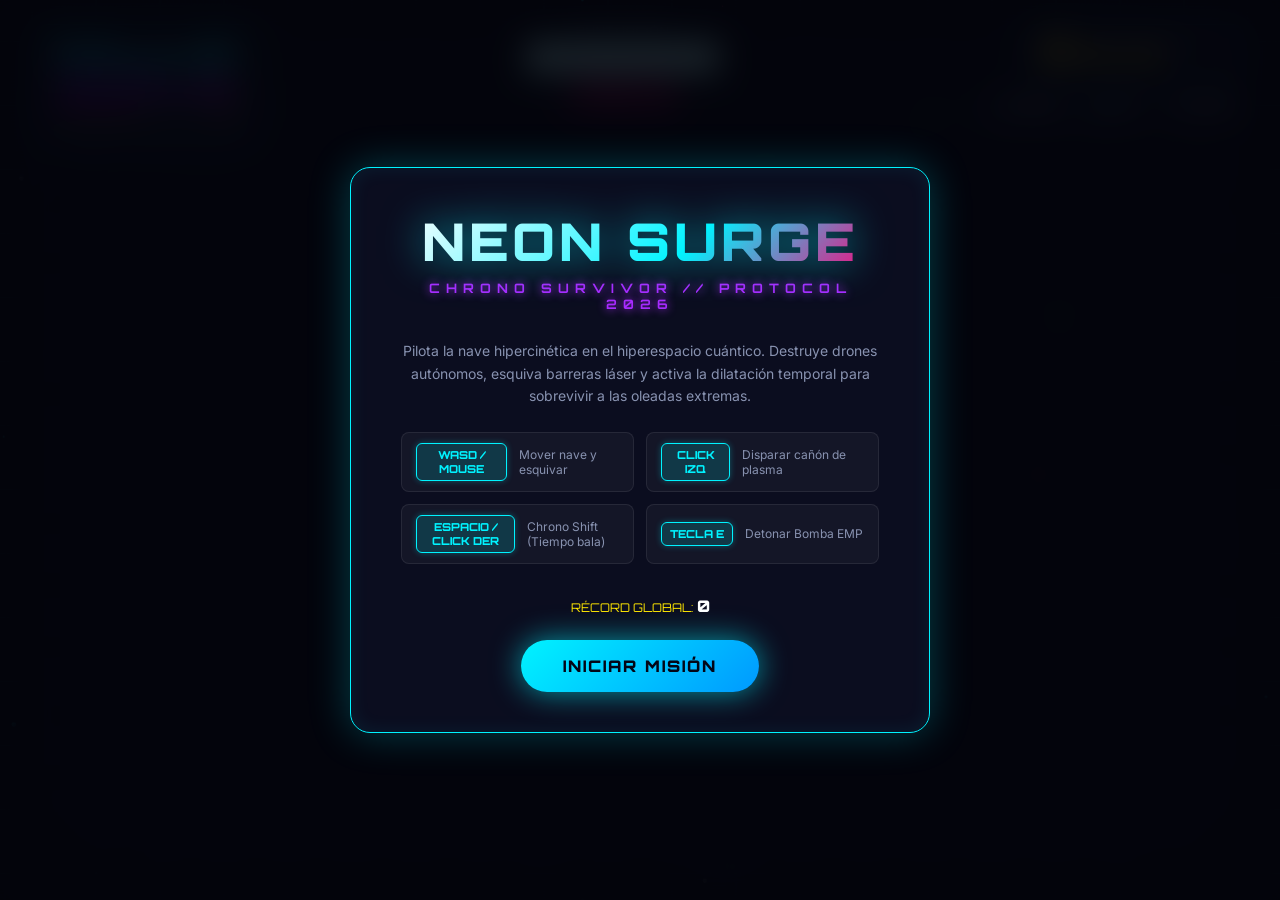
<file: neon-surge/index.html>
<!DOCTYPE html>
<html lang="es">
<head>
  <meta charset="UTF-8">
  <meta name="viewport" content="width=device-width, initial-scale=1.0, maximum-scale=1.0, user-scalable=no">
  <meta name="description" content="NEON SURGE - Un videojuego arcade cyberpunk de acción trepidante con mecánicas de tiempo bala (Chrono Shift), audio sintetizado y efectos visuales de partículas neón.">
  <title>NEON SURGE - Chrono Survivor</title>
  <link rel="stylesheet" href="style.css">
</head>
<body>
  <div id="game-container">
    <!-- WebGL/2D Canvas -->
    <canvas id="gameCanvas"></canvas>

    <!-- CRT Scanlines / Vignette Effect Layer -->
    <div id="crtOverlay" class="crt-overlay"></div>

    <!-- HUD Overlay -->
    <header id="hud">
      <!-- Left: Status Meters -->
      <div class="hud-group">
        <div class="hud-card">
          <div class="meter-wrapper">
            <div class="meter-label-row">
              <span style="color: var(--neon-cyan)">ESCUDO</span>
              <span id="shieldVal" style="color: var(--neon-cyan)">100%</span>
            </div>
            <div class="meter-track">
              <div id="shieldFill" class="meter-fill shield-fill" style="width: 100%;"></div>
            </div>
          </div>

          <div class="meter-wrapper">
            <div class="meter-label-row">
              <span style="color: var(--neon-purple)">CHRONO SHIFT</span>
              <span id="chronoVal" style="color: var(--neon-purple)">100%</span>
            </div>
            <div class="meter-track">
              <div id="chronoFill" class="meter-fill chrono-fill" style="width: 100%;"></div>
            </div>
          </div>

          <div class="meter-wrapper">
            <div class="meter-label-row">
              <span style="color: var(--neon-magenta)">OVERDRIVE</span>
              <span id="overdriveVal" style="color: var(--neon-magenta)">0%</span>
            </div>
            <div class="meter-track">
              <div id="overdriveFill" class="meter-fill overdrive-fill" style="width: 0%;"></div>
            </div>
          </div>
        </div>
      </div>

      <!-- Center: Score & Combo -->
      <div class="hud-group hud-center">
        <div class="score-panel">
          <span class="score-title">PUNTUACIÓN</span>
          <span id="currentScore" class="score-val">000000</span>
          <div id="multiplierBadge" class="multiplier-badge">COMBO x1.0</div>
        </div>
      </div>

      <!-- Right: EMP & Quick Controls -->
      <div class="hud-group hud-right">
        <div class="hud-card emp-status">
          <div class="emp-icon">E</div>
          <div>
            <div style="font-size: 9px; letter-spacing: 1px; color: var(--text-muted); font-family: var(--font-display);">ONDA EXPANSIVA</div>
            <div id="empStatusText" class="emp-ready">EMP LISTO</div>
          </div>
        </div>

        <div class="top-buttons">
          <button id="btnAudio" class="btn-icon" title="Silenciar / Activar Sonido">🔊 AUDIO</button>
          <button id="btnScanlines" class="btn-icon" title="Alternar Scanlines">📺 CRT</button>
          <button id="btnPause" class="btn-icon" title="Pausar Juego">⏸ PAUSA</button>
        </div>
      </div>
    </header>

    <!-- Start Screen Modal -->
    <div id="startScreen" class="screen-modal">
      <div class="modal-content">
        <h1 class="game-title">NEON SURGE</h1>
        <div class="game-subtitle">CHRONO SURVIVOR // PROTOCOL 2026</div>

        <p style="color: var(--text-muted); font-size: 14px; line-height: 1.6; margin-bottom: 20px;">
          Pilota la nave hipercinética en el hiperespacio cuántico. Destruye drones autónomos, esquiva barreras láser y activa la dilatación temporal para sobrevivir a las oleadas extremas.
        </p>

        <div class="controls-grid">
          <div class="control-item">
            <span class="key-badge">WASD / MOUSE</span>
            <span class="key-desc">Mover nave y esquivar</span>
          </div>
          <div class="control-item">
            <span class="key-badge">CLICK IZQ</span>
            <span class="key-desc">Disparar cañón de plasma</span>
          </div>
          <div class="control-item">
            <span class="key-badge">ESPACIO / CLICK DER</span>
            <span class="key-desc">Chrono Shift (Tiempo bala)</span>
          </div>
          <div class="control-item">
            <span class="key-badge">TECLA E</span>
            <span class="key-desc">Detonar Bomba EMP</span>
          </div>
        </div>

        <div style="margin-bottom: 24px;">
          <span style="font-family: var(--font-display); font-size: 12px; color: var(--neon-yellow);">RÉCORD GLOBAL: </span>
          <span id="startBestScore" style="font-family: var(--font-display); font-size: 16px; font-weight: 900; color: #fff;">0</span>
        </div>

        <button id="btnStartGame" class="btn-primary">INICIAR MISIÓN</button>
      </div>
    </div>

    <!-- Game Over Screen Modal -->
    <div id="gameOverScreen" class="screen-modal hidden">
      <div class="modal-content">
        <h2 class="game-title" style="font-size: 40px; background: linear-gradient(135deg, #fff, #ff0055); -webkit-background-clip: text; background-clip: text; -webkit-text-fill-color: transparent;">SEÑAL PERDIDA</h2>
        <div class="game-subtitle" style="color: var(--neon-magenta);">NAVE DESTRUIDA EN ACCIÓN</div>

        <div class="stats-summary">
          <div class="stat-box">
            <span class="stat-label">PUNTOS</span>
            <span id="finalScore" class="stat-number cyan">0</span>
          </div>
          <div class="stat-box">
            <span class="stat-label">MÁXIMO COMBO</span>
            <span id="finalCombo" class="stat-number">x1.0</span>
          </div>
          <div class="stat-box">
            <span class="stat-label">RÉCORD</span>
            <span id="recordScore" class="stat-number gold">0</span>
          </div>
        </div>

        <div id="newRecordAlert" style="display: none; color: var(--neon-yellow); font-family: var(--font-display); font-weight: 800; font-size: 14px; margin-bottom: 16px; text-shadow: 0 0 10px var(--neon-yellow);">
          ★ ¡NUEVO RÉCORD MUNDIAL REGISTRADO! ★
        </div>

        <button id="btnRestartGame" class="btn-primary">REINTENTAR MISIÓN</button>
      </div>
    </div>

    <!-- Pause Screen Modal -->
    <div id="pauseScreen" class="screen-modal hidden">
      <div class="modal-content" style="max-width: 440px;">
        <h2 class="game-title" style="font-size: 36px;">SISTEMA EN PAUSA</h2>
        <p style="color: var(--text-muted); font-size: 14px; margin: 16px 0 24px 0;">
          El flujo temporal está detenido. Descansa los reflejos antes de continuar el combate.
        </p>
        <button id="btnResumeGame" class="btn-primary" style="margin-bottom: 12px; width: 100%;">CONTINUAR</button>
        <button id="btnAbandonGame" class="btn-secondary" style="width: 100%;">ABANDONAR A MENÚ</button>
      </div>
    </div>
  </div>

  <!-- Scripts -->
  <script src="audio.js"></script>
  <script src="game.js"></script>
</body>
</html>
</file>
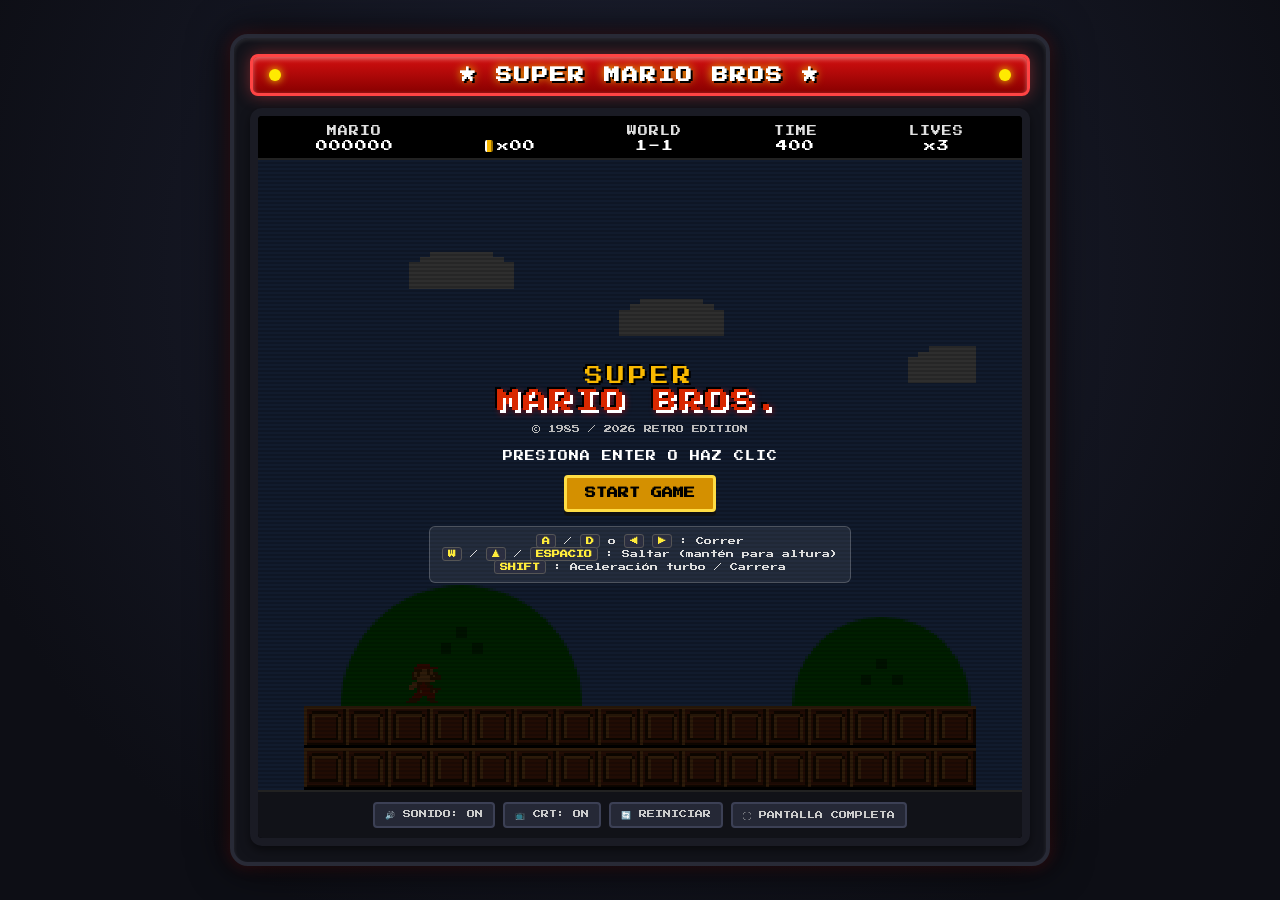
<file: retro-mario-bros/index.html>
<!DOCTYPE html>
<html lang="es">
<head>
    <meta charset="UTF-8">
    <meta name="viewport" content="width=device-width, initial-scale=1.0, maximum-scale=1.0, user-scalable=no">
    <title>Super Mario Bros - Retro NES Edition (100% Canvas)</title>
    <meta name="description" content="Juego de plataformas 2D estilo retro NES inspirado en Super Mario Bros. Desarrollado desde cero con HTML5 Canvas, físicas AABB y audio 8-bit.">
    <link rel="preconnect" href="https://fonts.googleapis.com">
    <link rel="preconnect" href="https://fonts.gstatic.com" crossorigin>
    <link href="https://fonts.googleapis.com/css2?family=Press+Start+2P&display=swap" rel="stylesheet">
    <link rel="stylesheet" href="style.css">
</head>
<body>
    <main class="arcade-container">
        <!-- Cabecera de la máquina arcade -->
        <header class="cabinet-marquee">
            <div class="marquee-lights left"></div>
            <h1 class="marquee-title">★ SUPER MARIO BROS ★</h1>
            <div class="marquee-lights right"></div>
        </header>

        <!-- Marco de pantalla CRT -->
        <div class="crt-bezel">
            <!-- Barra Superior HUD Clásica NES -->
            <div id="hud" class="nes-hud">
                <div class="hud-col">
                    <div class="hud-label">MARIO</div>
                    <div id="hudScore" class="hud-val">000000</div>
                </div>
                <div class="hud-col">
                    <div class="hud-label">&nbsp;</div>
                    <div class="hud-coins">
                        <span class="hud-coin-icon"></span>
                        <span id="hudCoins" class="hud-val">x00</span>
                    </div>
                </div>
                <div class="hud-col">
                    <div class="hud-label">WORLD</div>
                    <div id="hudWorld" class="hud-val">1-1</div>
                </div>
                <div class="hud-col">
                    <div class="hud-label">TIME</div>
                    <div id="hudTime" class="hud-val">400</div>
                </div>
                <div class="hud-col">
                    <div class="hud-label">LIVES</div>
                    <div id="hudLives" class="hud-val">x3</div>
                </div>
            </div>

            <!-- Contenedor del Canvas con resolución interna fija 256x240 -->
            <div class="canvas-wrapper">
                <canvas id="gameCanvas" width="256" height="240"></canvas>
                
                <!-- Efecto Scanlines de monitor de tubo CRT -->
                <div id="scanlines" class="crt-scanlines"></div>

                <!-- Pantalla de Inicio / Título -->
                <div id="titleScreen" class="game-screen active">
                    <div class="title-logo">
                        <span class="logo-super">SUPER</span>
                        <span class="logo-mario">MARIO BROS.</span>
                    </div>
                    <div class="title-credits">© 1985 / 2026 RETRO EDITION</div>
                    <div class="title-prompt blink">PRESIONA ENTER O HAZ CLIC</div>
                    <button id="startBtn" class="nes-btn nes-btn-gold">START GAME</button>
                    
                    <div class="instructions-panel">
                        <p class="inst-row"><span class="btn-key">A</span> / <span class="btn-key">D</span> o <span class="btn-key">◀</span> <span class="btn-key">▶</span> : Correr</p>
                        <p class="inst-row"><span class="btn-key">W</span> / <span class="btn-key">▲</span> / <span class="btn-key">ESPACIO</span> : Saltar (mantén para altura)</p>
                        <p class="inst-row"><span class="btn-key">SHIFT</span> : Aceleración turbo / Carrera</p>
                    </div>
                </div>

                <!-- Pantalla de Pausa -->
                <div id="pauseScreen" class="game-screen hidden">
                    <div class="screen-box">
                        <h2 class="pause-title">PAUSA</h2>
                        <p class="blink">PRESIONA 'P' O ESC PARA CONTINUAR</p>
                        <button id="resumeBtn" class="nes-btn">CONTINUAR</button>
                    </div>
                </div>

                <!-- Pantalla de Game Over -->
                <div id="gameOverScreen" class="game-screen hidden">
                    <div class="screen-box">
                        <h2 class="game-over-title">GAME OVER</h2>
                        <p id="finalScoreText">PUNTOS: 000000</p>
                        <button id="restartBtn" class="nes-btn nes-btn-red">REINTENTAR</button>
                    </div>
                </div>

                <!-- Pantalla de Victoria / Fin de Nivel -->
                <div id="victoryScreen" class="game-screen hidden">
                    <div class="screen-box">
                        <h2 class="victory-title">¡ETAPA SUPERADA!</h2>
                        <p>¡FELICITACIONES!</p>
                        <p id="victoryScoreText">PUNTUACIÓN FINAL: 000000</p>
                        <button id="playAgainBtn" class="nes-btn nes-btn-gold">VOLVER A JUGAR</button>
                    </div>
                </div>
            </div>

            <!-- Controles en la barra de cabina inferior -->
            <div class="cabinet-controls-bar">
                <button id="audioToggleBtn" class="mini-btn">🔊 SONIDO: ON</button>
                <button id="crtToggleBtn" class="mini-btn">📺 CRT: ON</button>
                <button id="resetLevelBtn" class="mini-btn">🔄 REINICIAR</button>
                <button id="fullscreenBtn" class="mini-btn">⛶ PANTALLA COMPLETA</button>
            </div>
        </div>

        <!-- Panel de control táctil para móviles y pantallas táctiles -->
        <div id="touchControls" class="touch-controls">
            <div class="touch-dpad">
                <button id="touchLeft" class="touch-btn">◀</button>
                <button id="touchRight" class="touch-btn">▶</button>
            </div>
            <div class="touch-action">
                <button id="touchRun" class="touch-btn round-btn run-btn">B</button>
                <button id="touchJump" class="touch-btn round-btn jump-btn">A</button>
            </div>
        </div>
    </main>

    <!-- Scripts modulares del juego -->
    <script src="src/audio.js"></script>
    <script src="src/sprites.js"></script>
    <script src="src/physics.js"></script>
    <script src="src/entities.js"></script>
    <script src="src/level.js"></script>
    <script src="src/game.js"></script>
</body>
</html>
</file>
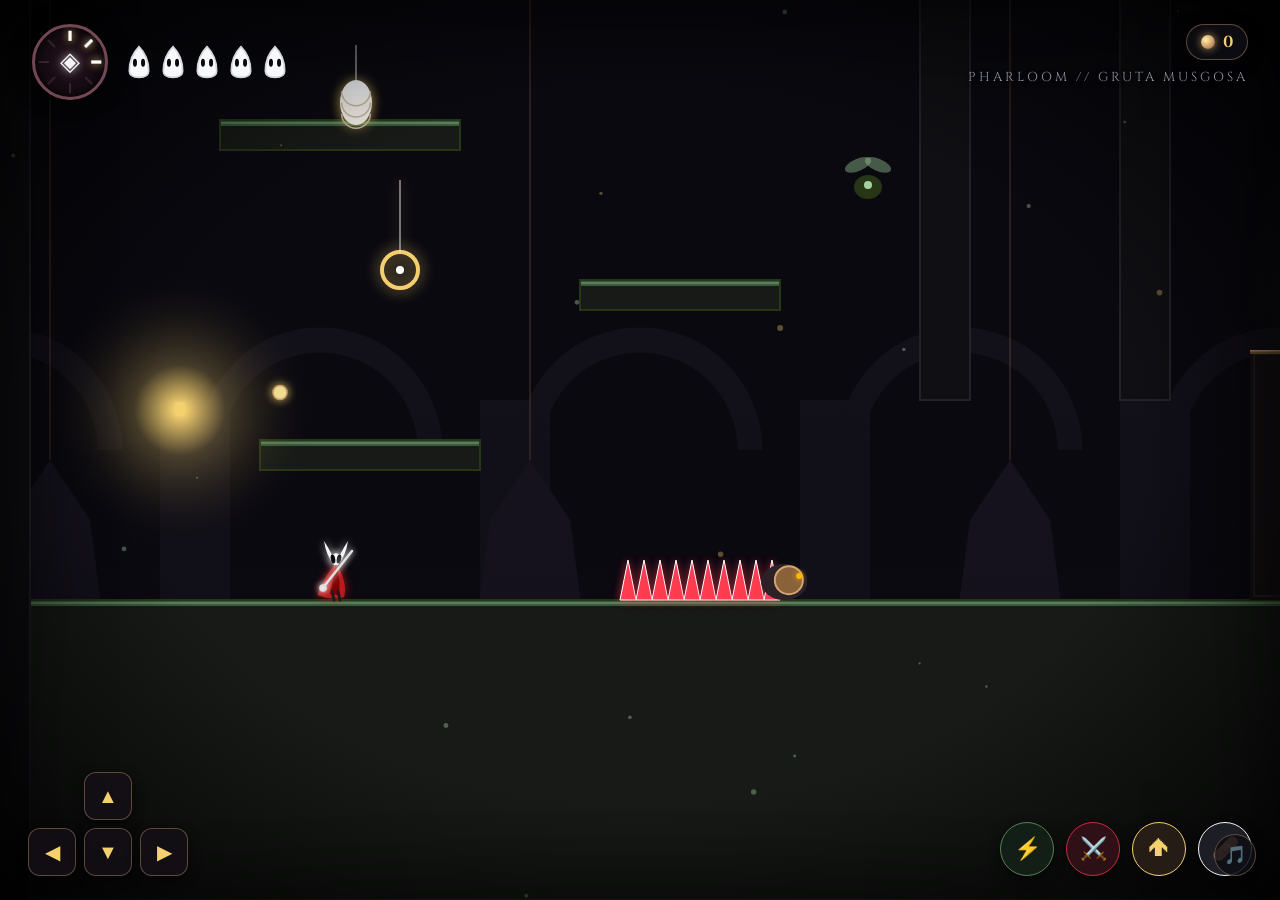
<file: silksong-game/index.html>
<!DOCTYPE html>
<html lang="es">
<head>
  <meta charset="UTF-8">
  <meta name="viewport" content="width=device-width, initial-scale=1.0">
  <title>Hollow Knight: Silksong - Pharloom Chronicles</title>
  <meta name="description" content="Juego 2D metroidvania inspirado en Hollow Knight: Silksong con Hornet, mecánicas de seda, pogo con aguja, biomas de Pharloom y batallas de jefes.">
  <link rel="stylesheet" href="styles.css">
</head>
<body>
  <div id="game-container">
    <!-- Main Render Canvas -->
    <canvas id="gameCanvas"></canvas>

    <!-- Atmospheric Vignette & Grain Layer -->
    <div class="vignette-overlay"></div>

    <!-- HUD (Top-Left): Health Masks & Silk Spool -->
    <div id="hud">
      <!-- Hornet Silk Spool -->
      <div class="silk-spool-container" id="silk-spool">
        <canvas class="silk-gauge-canvas" id="spoolCanvas" width="76" height="76"></canvas>
        <div class="silk-spool-icon">◈</div>
        <div class="silk-bind-hint">[Q/E] TEJER SEDA</div>
      </div>

      <!-- Hornet Masks (5 Health Points) -->
      <div class="masks-container">
        <div class="masks-row" id="masks-row">
          <!-- Mask 1 -->
          <svg class="mask-icon" viewBox="0 0 32 42" fill="none" xmlns="http://www.w3.org/2000/svg">
            <path d="M16 2 C24 10 28 20 28 32 C28 38 22 40 16 40 C10 40 4 38 4 32 C4 20 8 10 16 2 Z" fill="#F8F9FA" stroke="#D1D5DB" stroke-width="2"/>
            <ellipse cx="11" cy="22" rx="2.5" ry="5" fill="#0A090E"/>
            <ellipse cx="21" cy="22" rx="2.5" ry="5" fill="#0A090E"/>
          </svg>
          <!-- Mask 2 -->
          <svg class="mask-icon" viewBox="0 0 32 42" fill="none" xmlns="http://www.w3.org/2000/svg">
            <path d="M16 2 C24 10 28 20 28 32 C28 38 22 40 16 40 C10 40 4 38 4 32 C4 20 8 10 16 2 Z" fill="#F8F9FA" stroke="#D1D5DB" stroke-width="2"/>
            <ellipse cx="11" cy="22" rx="2.5" ry="5" fill="#0A090E"/>
            <ellipse cx="21" cy="22" rx="2.5" ry="5" fill="#0A090E"/>
          </svg>
          <!-- Mask 3 -->
          <svg class="mask-icon" viewBox="0 0 32 42" fill="none" xmlns="http://www.w3.org/2000/svg">
            <path d="M16 2 C24 10 28 20 28 32 C28 38 22 40 16 40 C10 40 4 38 4 32 C4 20 8 10 16 2 Z" fill="#F8F9FA" stroke="#D1D5DB" stroke-width="2"/>
            <ellipse cx="11" cy="22" rx="2.5" ry="5" fill="#0A090E"/>
            <ellipse cx="21" cy="22" rx="2.5" ry="5" fill="#0A090E"/>
          </svg>
          <!-- Mask 4 -->
          <svg class="mask-icon" viewBox="0 0 32 42" fill="none" xmlns="http://www.w3.org/2000/svg">
            <path d="M16 2 C24 10 28 20 28 32 C28 38 22 40 16 40 C10 40 4 38 4 32 C4 20 8 10 16 2 Z" fill="#F8F9FA" stroke="#D1D5DB" stroke-width="2"/>
            <ellipse cx="11" cy="22" rx="2.5" ry="5" fill="#0A090E"/>
            <ellipse cx="21" cy="22" rx="2.5" ry="5" fill="#0A090E"/>
          </svg>
          <!-- Mask 5 -->
          <svg class="mask-icon" viewBox="0 0 32 42" fill="none" xmlns="http://www.w3.org/2000/svg">
            <path d="M16 2 C24 10 28 20 28 32 C28 38 22 40 16 40 C10 40 4 38 4 32 C4 20 8 10 16 2 Z" fill="#F8F9FA" stroke="#D1D5DB" stroke-width="2"/>
            <ellipse cx="11" cy="22" rx="2.5" ry="5" fill="#0A090E"/>
            <ellipse cx="21" cy="22" rx="2.5" ry="5" fill="#0A090E"/>
          </svg>
        </div>
      </div>
    </div>

    <!-- HUD (Top-Right): Rosary Beads & Area Name -->
    <div id="top-right-hud">
      <div class="rosary-counter">
        <div class="rosary-bead"></div>
        <span id="rosary-count">0</span>
      </div>
      <div class="area-banner">Pharloom // Gruta Musgosa</div>
    </div>

    <!-- Boss Health Bar -->
    <div id="boss-hud">
      <div class="boss-title-container">
        <span class="boss-title">VANGUARDIA DE CAMPANA</span>
        <span class="boss-subtitle">Guardián del Sagrario</span>
      </div>
      <div class="boss-bar-frame">
        <div class="boss-bar-ghost" id="boss-bar-ghost"></div>
        <div class="boss-bar-fill" id="boss-bar-fill"></div>
      </div>
    </div>

    <!-- Bench Prompt -->
    <div id="bench-prompt">
      <span>Presiona [B] para descansar en el banco</span>
    </div>

    <!-- Audio Toggle -->
    <button id="audio-toggle-btn" title="Silenciar / Activar Sonido">🎵</button>

    <!-- Notification Toast -->
    <div id="toast-notification"></div>

    <!-- On-Screen Virtual Controls (Click or Touch) -->
    <div id="virtual-controls">
      <div class="vpad-left">
        <div class="vpad-row">
          <button class="virtual-btn" id="vbtn-up" title="Arriba">▲</button>
        </div>
        <div class="vpad-row">
          <button class="virtual-btn" id="vbtn-left" title="Izquierda">◀</button>
          <button class="virtual-btn" id="vbtn-down" title="Abajo (Pogo en aire)">▼</button>
          <button class="virtual-btn" id="vbtn-right" title="Derecha">▶</button>
        </div>
      </div>
      <div class="vpad-right">
        <button class="virtual-btn btn-action btn-dash" id="vbtn-dash" title="Dash (Shift)">⚡</button>
        <button class="virtual-btn btn-action btn-attack" id="vbtn-attack" title="Atacar (J)">⚔️</button>
        <button class="virtual-btn btn-action btn-jump" id="vbtn-jump" title="Saltar (Espacio)">🡹</button>
        <button class="virtual-btn btn-action btn-heal" id="vbtn-heal" title="Curar Seda (Q/E)">🩹</button>
      </div>
    </div>

    <!-- Pause & Controls Screen -->
    <div class="game-overlay-screen" id="pause-screen">
      <div class="silksong-modal-card">
        <h2 class="screen-title">PHARLOOM</h2>
        <p class="screen-desc">Guía de combate de la cazadora Hornet. Domina el pogo y la seda para superar a los guardianes.</p>
        
        <div class="controls-grid">
          <div class="control-item">
            <span class="control-name">Moverse</span>
            <span class="key-badge">A / D o ← / →</span>
          </div>
          <div class="control-item">
            <span class="control-name">Saltar / Salto de Muro</span>
            <span class="key-badge">Espacio / Z</span>
          </div>
          <div class="control-item">
            <span class="control-name">Ataque de Aguja</span>
            <span class="key-badge">J / Clic Izquierdo</span>
          </div>
          <div class="control-item">
            <span class="control-name">Pogo Diagonal (en aire)</span>
            <span class="key-badge">S + J (o ↓ + Ataque)</span>
          </div>
          <div class="control-item">
            <span class="control-name">Dash Aéreo Veloz</span>
            <span class="key-badge">Shift / C</span>
          </div>
          <div class="control-item">
            <span class="control-name">Arpón / Enganche a Anillas</span>
            <span class="key-badge">K / Clic Derecho</span>
          </div>
          <div class="control-item">
            <span class="control-name">Tejer Seda (Curar 3 máscaras)</span>
            <span class="key-badge">Mantener Q o E</span>
          </div>
          <div class="control-item">
            <span class="control-name">Descansar en Banco</span>
            <span class="key-badge">B</span>
          </div>
        </div>

        <button class="btn-silksong" id="resume-btn">Continuar Viaje</button>
      </div>
    </div>

    <!-- Game Over Screen -->
    <div class="game-overlay-screen" id="death-screen">
      <div class="silksong-modal-card">
        <h2 class="screen-title crimson">HAZ CAÍDO</h2>
        <p class="screen-desc">El hilo del destino se ha quebrado en los abismos de Pharloom... Levántate de nuevo, cazadora.</p>
        <button class="btn-silksong" id="respawn-btn">Despertar en el Banco</button>
      </div>
    </div>

    <!-- Victory Screen -->
    <div class="game-overlay-screen" id="victory-screen">
      <div class="silksong-modal-card">
        <h2 class="screen-title victory">VICTORIA</h2>
        <p class="screen-desc">La Vanguardia de Campana ha caído ante la aguja de Hornet. Las puertas hacia la Ciudadela Superior de Pharloom han sido desbloqueadas.</p>
        <button class="btn-silksong" id="restart-btn">Jugar de Nuevo</button>
      </div>
    </div>
  </div>

  <!-- Game Scripts -->
  <script src="audio.js"></script>
  <script src="particles.js"></script>
  <script src="world.js"></script>
  <script src="entities.js"></script>
  <script src="game.js"></script>
</body>
</html>
</file>
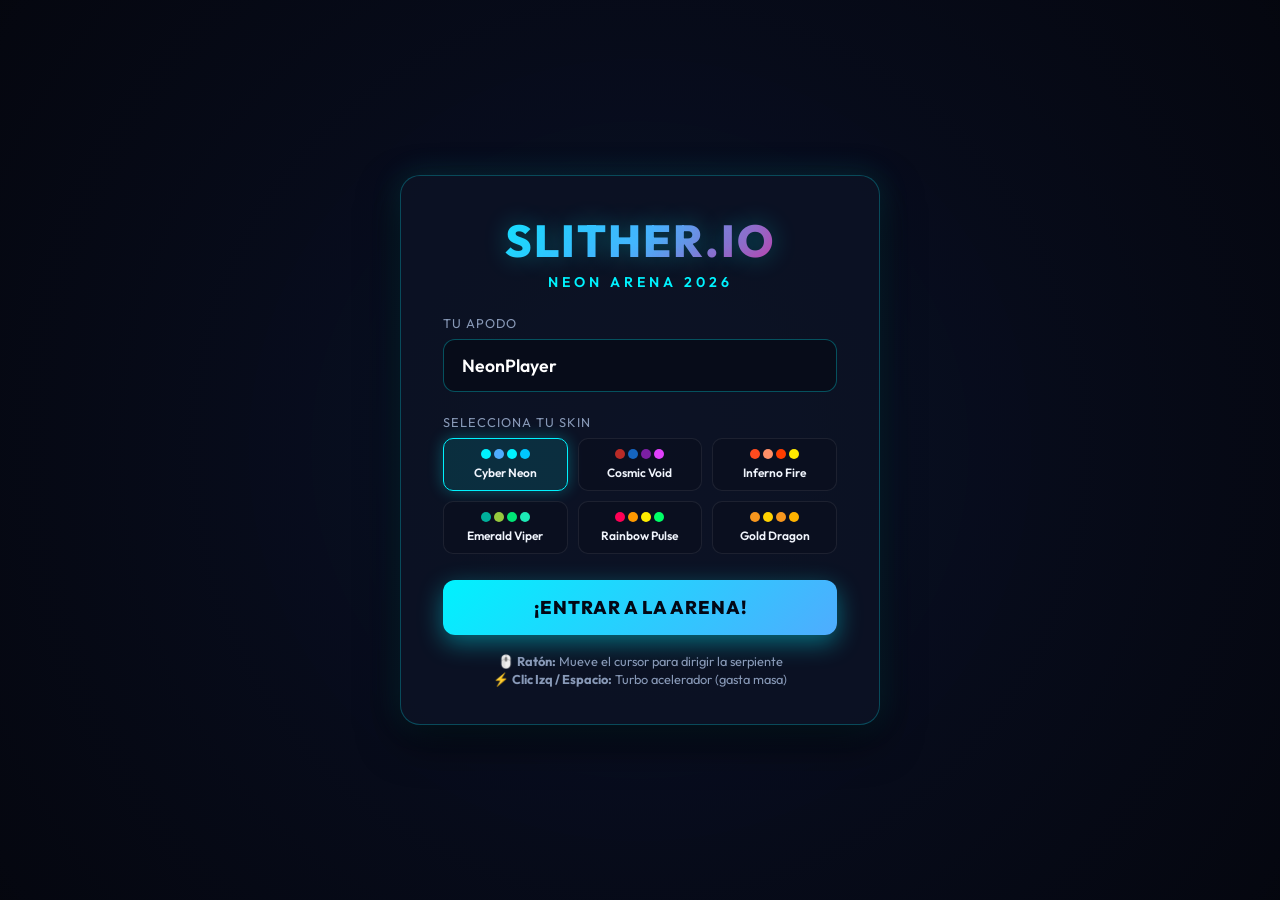
<file: slitherio-game/index.html>
<!DOCTYPE html>
<html lang="es">
<head>
    <meta charset="UTF-8">
    <meta name="viewport" content="width=device-width, initial-scale=1.0, maximum-scale=1.0, user-scalable=no">
    <title>Neon Slither - Juego Slither.io Multijugador Neón</title>
    <meta name="description" content="Juega a Neon Slither, una versión futurista y fluida de Slither.io con físicas dinámicas, bots inteligentes, aceleración turbo y gráficos de neón.">
    <link rel="preconnect" href="https://fonts.googleapis.com">
    <link rel="preconnect" href="https://fonts.gstatic.com" crossorigin>
    <link href="https://fonts.googleapis.com/css2?family=Outfit:wght@400;500;600;700;800&family=Inter:wght@400;600;700&display=swap" rel="stylesheet">
    <link rel="stylesheet" href="styles.css">
</head>
<body>

    <!-- Canvas Principal del Juego -->
    <canvas id="gameCanvas"></canvas>

    <!-- Overlay de Interfaz de Usuario (HUD) -->
    <div id="hudOverlay" class="hud-container hidden">
        <!-- Superior Izquierda: Controles / Audio -->
        <div class="hud-top-left">
            <button id="muteBtn" class="icon-btn" title="Activar/Desactivar Sonido" aria-label="Silenciar sonido">🔊</button>
        </div>

        <!-- Superior Derecha: Tabla de Clasificación -->
        <div id="hudLeaderboard" class="hud-leaderboard">
            <div class="leaderboard-title">Clasificación Top 10</div>
            <ul id="leaderboardList" class="leaderboard-list">
                <!-- Se llena dinámicamente -->
            </ul>
        </div>

        <!-- Inferior Izquierda: Estadísticas de Longitud y Turbo -->
        <div class="hud-bottom-left">
            <div class="hud-stat">
                <span class="stat-label">Longitud</span>
                <span id="hudLength" class="stat-value">0</span>
            </div>
            <div class="hud-stat">
                <span class="stat-label">Posición</span>
                <span id="hudRank" class="stat-value">#1</span>
            </div>
            <div class="hud-stat">
                <span class="stat-label">Bajas (Kills)</span>
                <span id="hudKills" class="stat-value">0</span>
            </div>
            <div class="boost-meter-container">
                <div class="boost-label">
                    <span>Turbo</span>
                    <span>Espacio / Clic</span>
                </div>
                <div class="boost-track">
                    <div id="boostFill" class="boost-fill"></div>
                </div>
            </div>
        </div>

        <!-- Inferior Derecha: Minimapa Radar -->
        <div class="hud-bottom-right">
            <canvas id="minimapCanvas"></canvas>
        </div>
    </div>

    <!-- Pantalla de Inicio / Menú Principal -->
    <div id="startScreen" class="modal-overlay">
        <div class="start-card">
            <div class="logo-container">
                <h1 class="logo-title">SLITHER.IO</h1>
                <div class="logo-subtitle">Neon Arena 2026</div>
            </div>

            <div class="input-group">
                <label for="nicknameInput" class="input-label">Tu Apodo</label>
                <input type="text" id="nicknameInput" class="input-field" placeholder="Escribe tu apodo..." maxlength="15" value="NeonPlayer">
            </div>

            <div class="skin-selector">
                <label class="input-label">Selecciona tu Skin</label>
                <div id="skinList" class="skin-list">
                    <!-- Se genera por JavaScript -->
                </div>
            </div>

            <button id="playBtn" class="btn-play">¡Entrar a la Arena!</button>

            <div class="controls-hint">
                <p>🖱️ <strong>Ratón:</strong> Mueve el cursor para dirigir la serpiente</p>
                <p>⚡ <strong>Clic Izq / Espacio:</strong> Turbo acelerador (gasta masa)</p>
            </div>
        </div>
    </div>

    <!-- Modal de Fin de Partida (Game Over) -->
    <div id="gameOverModal" class="modal-overlay hidden">
        <div class="gameover-card">
            <h2 class="gameover-title">¡Has Sido Eliminado!</h2>
            
            <div class="stats-grid">
                <div class="stat-box">
                    <div class="box-label">Puntuación Final</div>
                    <div id="finalScore" class="box-value">0</div>
                </div>
                <div class="stat-box">
                    <div class="box-label">Bajas Logradas</div>
                    <div id="finalKills" class="box-value">0</div>
                </div>
                <div class="stat-box">
                    <div class="box-label">Supervivencia</div>
                    <div id="finalTime" class="box-value">0s</div>
                </div>
                <div class="stat-box">
                    <div class="box-label">Posición Final</div>
                    <div id="finalRank" class="box-value">#1</div>
                </div>
            </div>

            <button id="restartBtn" class="btn-restart">Jugar Otra Vez</button>
        </div>
    </div>

    <!-- Script de Inicialización -->
    <script type="module">
        import { GameEngine } from './src/game.js';
        import { SKINS } from './src/snake.js';

        let selectedSkinIndex = 0;
        const game = new GameEngine();

        // Renderizar selector de skins
        const skinListContainer = document.getElementById('skinList');
        skinListContainer.innerHTML = SKINS.map((skin, idx) => `
            <div class="skin-card ${idx === 0 ? 'active' : ''}" data-index="${idx}">
                <div class="skin-preview">
                    ${skin.colors.slice(0, 4).map(c => `<div class="skin-dot" style="background-color: ${c}"></div>`).join('')}
                </div>
                <div class="skin-name">${skin.name}</div>
            </div>
        `).join('');

        // Eventos de selección de skin
        const skinCards = document.querySelectorAll('.skin-card');
        skinCards.forEach(card => {
            card.addEventListener('click', () => {
                skinCards.forEach(c => c.classList.remove('active'));
                card.classList.add('active');
                selectedSkinIndex = parseInt(card.dataset.index, 10);
            });
        });

        // Botón de Inicio
        const playBtn = document.getElementById('playBtn');
        const nicknameInput = document.getElementById('nicknameInput');

        function startGame() {
            const nickname = nicknameInput.value.trim() || 'NeonPlayer';
            game.start(nickname, selectedSkinIndex);
        }

        playBtn.addEventListener('click', startGame);
        nicknameInput.addEventListener('keydown', (e) => {
            if (e.key === 'Enter') startGame();
        });

        // Botón de Reinicio
        const restartBtn = document.getElementById('restartBtn');
        restartBtn.addEventListener('click', () => {
            const nickname = nicknameInput.value.trim() || 'NeonPlayer';
            game.start(nickname, selectedSkinIndex);
        });
    </script>
</body>
</html>
</file>
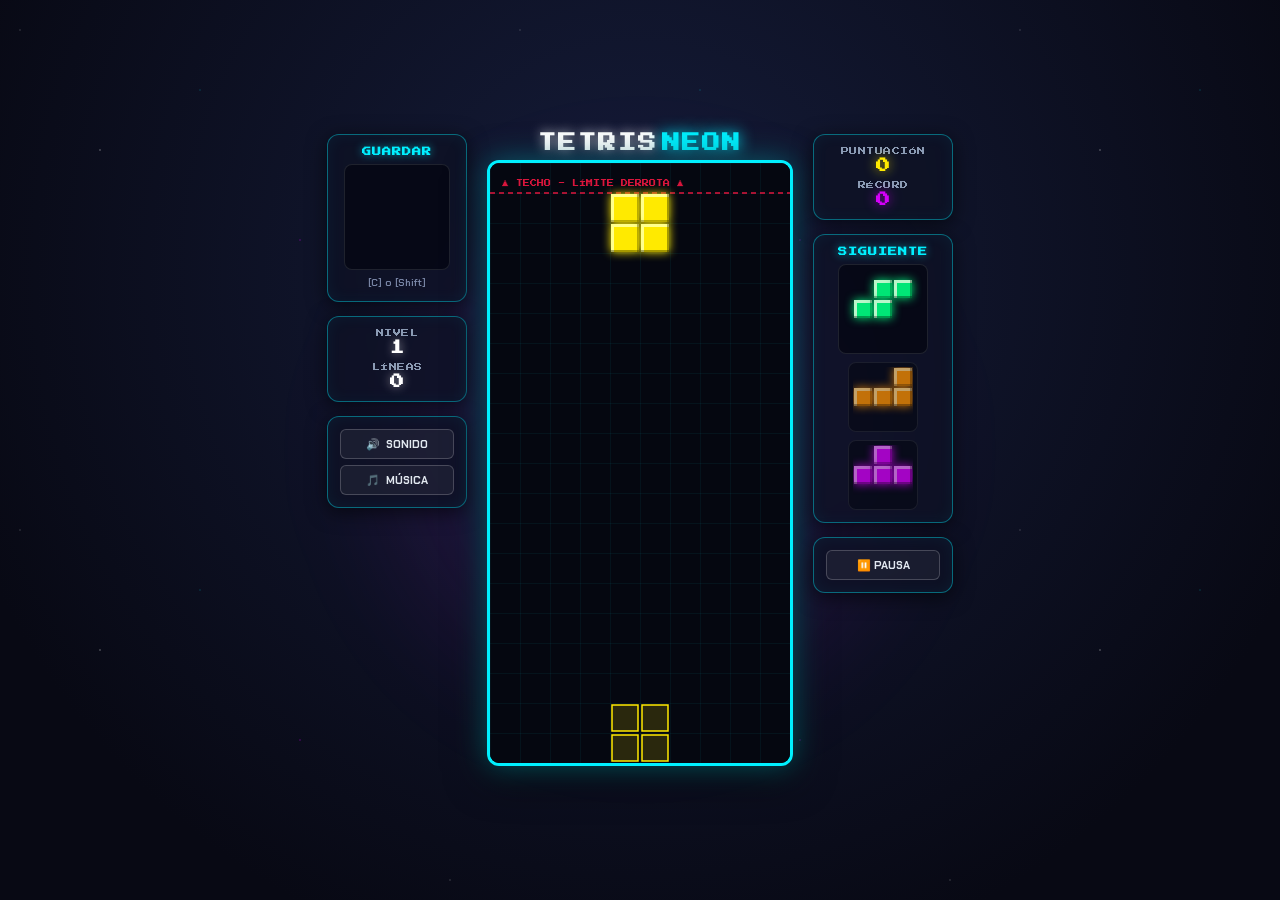
<file: tetris-game/index.html>
<!DOCTYPE html>
<html lang="es">
<head>
  <meta charset="UTF-8">
  <meta name="viewport" content="width=device-width, initial-scale=1.0, maximum-scale=1.0, user-scalable=no, viewport-fit=cover">
  <title>Tetris Neon Arcade - Friv Zone</title>
  <meta name="description" content="Juego clásico de Tetris estilo neón arcade con sistema de rotación SRS, retención de piezas (Hold), cola de siguientes piezas, sonido chiptune y controles táctiles para móvil.">
  <link rel="preconnect" href="https://fonts.googleapis.com">
  <link rel="preconnect" href="https://fonts.gstatic.com" crossorigin>
  <link href="https://fonts.googleapis.com/css2?family=Chakra+Petch:wght@600;700;800&family=Fredoka:wght@600;700&family=Press+Start+2P&display=swap" rel="stylesheet">
  <link rel="stylesheet" href="style.css">
</head>
<body>
  <div id="tetris-app">
    <!-- Atmospheric background effects -->
    <div class="bg-glow"></div>
    <div class="stars"></div>

    <!-- Main Game Container -->
    <div class="game-wrapper">
      
      <!-- Left Sidebar: Hold & Level/Lines -->
      <aside class="side-panel left-panel">
        <div class="panel-box hold-box">
          <h2 class="panel-title">GUARDAR</h2>
          <div class="preview-canvas-wrap">
            <canvas id="hold-canvas" width="96" height="96"></canvas>
          </div>
          <span class="sub-hint">[C] o [Shift]</span>
        </div>

        <div class="panel-box stats-box">
          <div class="stat-item">
            <span class="stat-label">NIVEL</span>
            <span class="stat-val" id="level-val">1</span>
          </div>
          <div class="stat-item">
            <span class="stat-label">LÍNEAS</span>
            <span class="stat-val" id="lines-val">0</span>
          </div>
        </div>

        <div class="panel-box audio-box">
          <button id="btn-sound-toggle" class="arcade-mini-btn" title="Silenciar / Activar Sonido">
            <span id="sound-icon">🔊</span> SONIDO
          </button>
          <button id="btn-music-toggle" class="arcade-mini-btn" title="Silenciar / Activar Música Tetris">
            <span id="music-icon">🎵</span> MÚSICA
          </button>
        </div>
      </aside>

      <!-- Center: Tetris Matrix & Overlays -->
      <main class="matrix-container">
        <!-- Banner Header -->
        <header class="game-header">
          <h1 class="logo-text">TETRIS<span class="neon-accent">NEON</span></h1>
        </header>

        <div class="board-frame">
          <canvas id="tetris-canvas" width="300" height="600"></canvas>

          <!-- Floating Combo / Score Toast -->
          <div id="combo-toast" class="combo-toast hidden"></div>

          <!-- Pause Overlay -->
          <div id="pause-overlay" class="game-overlay hidden">
            <div class="overlay-card">
              <h2 class="overlay-title">PAUSA</h2>
              <p class="overlay-msg">Tómate un respiro, el bloque espera.</p>
              <button id="btn-resume" class="neon-btn primary-btn">CONTINUAR [P]</button>
              <button id="btn-restart-pause" class="neon-btn secondary-btn">REINICIAR</button>
            </div>
          </div>

          <!-- Game Over Overlay -->
          <div id="gameover-overlay" class="game-overlay hidden">
            <div class="overlay-card">
              <h2 class="overlay-title gameover-text">FIN DEL JUEGO</h2>
              <div class="final-scores">
                <div class="final-score-item">
                  <span class="fs-label">PUNTUACIÓN</span>
                  <span class="fs-val" id="final-score-val">0</span>
                </div>
                <div class="final-score-item highlight">
                  <span class="fs-label">RÉCORD</span>
                  <span class="fs-val" id="final-best-val">0</span>
                </div>
              </div>
              <button id="btn-play-again" class="neon-btn primary-btn">¡JUGAR DE NUEVO!</button>
            </div>
          </div>
        </div>
      </main>

      <!-- Right Sidebar: Next Queue & Score -->
      <aside class="side-panel right-panel">
        <div class="panel-box score-box">
          <div class="stat-item">
            <span class="stat-label">PUNTUACIÓN</span>
            <span class="stat-val score-highlight" id="score-val">0</span>
          </div>
          <div class="stat-item">
            <span class="stat-label">RÉCORD</span>
            <span class="stat-val best-highlight" id="best-val">0</span>
          </div>
        </div>

        <div class="panel-box next-box">
          <h2 class="panel-title">SIGUIENTE</h2>
          <div class="next-queue-list">
            <div class="preview-canvas-wrap next-item">
              <canvas id="next-canvas-1" width="80" height="80"></canvas>
            </div>
            <div class="preview-canvas-wrap next-item small">
              <canvas id="next-canvas-2" width="60" height="60"></canvas>
            </div>
            <div class="preview-canvas-wrap next-item small">
              <canvas id="next-canvas-3" width="60" height="60"></canvas>
            </div>
          </div>
        </div>

        <div class="panel-box mobile-toggle-box">
          <button id="btn-pause-toggle" class="arcade-mini-btn" title="Pausar Partida">
            ⏸️ PAUSA
          </button>
        </div>
      </aside>

    </div>

    <!-- On-Screen Virtual Controls for Mobile (Movimiento, Rotación y Hold) -->
    <div id="touch-controls" class="touch-controls" aria-label="Controles táctiles">
      <div class="touch-cluster touch-left">
        <button class="t-btn t-btn-dpad" id="t-btn-left" aria-label="Mover a la Izquierda">◀</button>
        <button class="t-btn t-btn-dpad" id="t-btn-right" aria-label="Mover a la Derecha">▶</button>
      </div>

      <div class="touch-cluster touch-center">
        <button class="t-btn t-btn-util" id="t-btn-hold" aria-label="Guardar Pieza">🔄 HOLD</button>
      </div>

      <div class="touch-cluster touch-right">
        <button class="t-btn t-btn-action t-btn-rotate" id="t-btn-rotate-ccw" aria-label="Rotar Izquierda">↺</button>
        <button class="t-btn t-btn-action t-btn-rotate primary" id="t-btn-rotate-cw" aria-label="Rotar Derecha">↻</button>
      </div>
    </div>
  </div>

  <script src="audio.js"></script>
  <script src="game.js"></script>
</body>
</html>
</file>
<file: style.css>
/* ==========================================================================
   FRIV-ZONE ARCADE HUB - HOJA DE ESTILOS PRINCIPAL
   Inspirado en el clásico Friv con estética moderna, vibrante y reactiva.
   ========================================================================== */

:root {
    /* Paleta Friv Vibrante */
    --friv-yellow: #FFE600;
    --friv-pink: #FF007F;
    --friv-cyan: #00F0FF;
    --friv-green: #25DF5D;
    --friv-purple: #8B2FFF;
    --friv-orange: #FF6600;
    --friv-blue: #0088FF;
    --friv-red: #FF2A2A;

    /* Fondos y Superficies (Modo Friv / Arcade Oscuro Vibrante) */
    --bg-dark: #0c0d14;
    --bg-surface: #141724;
    --bg-surface-elevated: #1d2136;
    --bg-surface-hover: #262c47;
    
    /* Bordes y Luces */
    --border-subtle: rgba(255, 255, 255, 0.1);
    --border-glow: rgba(0, 240, 255, 0.4);
    --shadow-card: 0 8px 24px -6px rgba(0, 0, 0, 0.6);
    --shadow-hover: 0 16px 36px -4px rgba(0, 240, 255, 0.35);

    /* Textos */
    --text-primary: #FFFFFF;
    --text-secondary: #A6B0CF;
    --text-muted: #6C7799;

    /* Fuentes */
    --font-heading: 'Fredoka', 'Outfit', sans-serif;
    --font-ui: 'Outfit', -apple-system, BlinkMacSystemFont, 'Segoe UI', Roboto, sans-serif;
    --font-arcade: 'Chakra Petch', sans-serif;
    --font-pixel: 'Press Start 2P', monospace;

    /* Transiciones */
    --transition-fast: 0.15s ease;
    --transition-smooth: 0.25s cubic-bezier(0.16, 1, 0.3, 1);
    --transition-bounce: 0.4s cubic-bezier(0.34, 1.56, 0.64, 1);
}

/* Tema Alternativo: Friv Retro Clásico */
body.theme-classic {
    --bg-dark: #121024;
    --bg-surface: #1b1735;
    --bg-surface-elevated: #26214a;
    --bg-surface-hover: #322b62;
    --border-subtle: rgba(255, 255, 255, 0.16);
    --border-glow: rgba(255, 230, 0, 0.5);
}

/* Reset y Base */
* {
    box-sizing: border-box;
    margin: 0;
    padding: 0;
    -webkit-tap-highlight-color: transparent;
}

html, body {
    width: 100%;
    min-height: 100%;
    background-color: var(--bg-dark);
    color: var(--text-primary);
    font-family: var(--font-ui);
    font-size: 16px;
    line-height: 1.5;
    overflow-x: hidden;
}

/* Fondo Dinámico con Estrellas y Cuadrícula */
.bg-effects {
    position: fixed;
    top: 0;
    left: 0;
    width: 100vw;
    height: 100vh;
    pointer-events: none;
    z-index: 0;
    overflow: hidden;
}

.stars-layer {
    position: absolute;
    inset: 0;
    background-image: 
        radial-gradient(circle at 15% 20%, rgba(139, 47, 255, 0.18) 0%, transparent 45%),
        radial-gradient(circle at 85% 15%, rgba(0, 240, 255, 0.15) 0%, transparent 40%),
        radial-gradient(circle at 50% 80%, rgba(255, 0, 127, 0.12) 0%, transparent 50%),
        radial-gradient(2px 2px at 20px 30px, #ffffff, rgba(0,0,0,0)),
        radial-gradient(2px 2px at 90px 80px, #00F0FF, rgba(0,0,0,0)),
        radial-gradient(2px 2px at 160px 120px, #FFE600, rgba(0,0,0,0)),
        radial-gradient(2px 2px at 240px 50px, #FF007F, rgba(0,0,0,0));
    background-repeat: repeat;
    background-size: auto, auto, auto, 300px 300px, 400px 400px, 350px 350px, 500px 500px;
    opacity: 0.8;
}

.grid-glow {
    position: absolute;
    inset: 0;
    background-size: 40px 40px;
    background-image: 
        linear-gradient(to right, rgba(255, 255, 255, 0.025) 1px, transparent 1px),
        linear-gradient(to bottom, rgba(255, 255, 255, 0.025) 1px, transparent 1px);
    mask-image: radial-gradient(circle at 50% 30%, black 40%, transparent 85%);
}

/* Contenedor Principal */
.friv-layout {
    position: relative;
    z-index: 1;
    display: flex;
    flex-direction: column;
    min-height: 100vh;
    padding: 0 1rem;
    max-width: 1440px;
    margin: 0 auto;
}

/* ==========================================================================
   BARRA SUPERIOR (HEADER)
   ========================================================================== */
.friv-navbar {
    display: flex;
    align-items: center;
    justify-content: space-between;
    gap: 1rem;
    padding: 1rem 0;
    border-bottom: 2px solid var(--border-subtle);
}

.nav-left {
    display: flex;
    align-items: center;
    gap: 1.25rem;
}

.friv-logo-group {
    display: flex;
    align-items: center;
    gap: 0.4rem;
    text-decoration: none;
    user-select: none;
    transition: transform var(--transition-bounce);
}

.friv-logo-group:hover {
    transform: scale(1.06) rotate(-1deg);
}

.friv-logo {
    display: flex;
    gap: 2px;
    font-family: var(--font-heading);
    font-size: 2.2rem;
    font-weight: 800;
    letter-spacing: -1px;
    text-shadow: 0 4px 10px rgba(0, 0, 0, 0.6);
}

.char-f { color: var(--friv-yellow); text-shadow: 0 0 14px rgba(255, 230, 0, 0.6); }
.char-r { color: var(--friv-pink); text-shadow: 0 0 14px rgba(255, 0, 127, 0.6); }
.char-i { color: var(--friv-cyan); text-shadow: 0 0 14px rgba(0, 240, 255, 0.6); }
.char-v { color: var(--friv-green); text-shadow: 0 0 14px rgba(37, 223, 93, 0.6); }

.logo-badge {
    background: linear-gradient(135deg, var(--friv-purple), var(--friv-pink));
    color: #fff;
    font-family: var(--font-arcade);
    font-size: 0.72rem;
    font-weight: 800;
    padding: 0.2rem 0.5rem;
    border-radius: 6px;
    letter-spacing: 1.5px;
    box-shadow: 0 0 12px rgba(139, 47, 255, 0.5);
    margin-left: 2px;
}

.header-tagline {
    display: flex;
    align-items: center;
    gap: 0.5rem;
    font-size: 0.85rem;
    color: var(--text-secondary);
    background: rgba(255, 255, 255, 0.04);
    padding: 0.35rem 0.75rem;
    border-radius: 20px;
    border: 1px solid var(--border-subtle);
}

.tagline-dot {
    width: 8px;
    height: 8px;
    background-color: var(--friv-green);
    border-radius: 50%;
    box-shadow: 0 0 8px var(--friv-green);
    animation: pulseDot 1.8s infinite;
}

@keyframes pulseDot {
    0%, 100% { transform: scale(1); opacity: 1; }
    50% { transform: scale(1.3); opacity: 0.6; }
}

/* Buscador */
.search-container {
    position: relative;
    flex: 1;
    max-width: 460px;
    display: flex;
    align-items: center;
}

.search-icon {
    position: absolute;
    left: 1rem;
    pointer-events: none;
    font-size: 1.05rem;
    opacity: 0.7;
}

#game-search-input {
    width: 100%;
    padding: 0.75rem 2.5rem 0.75rem 2.8rem;
    background-color: var(--bg-surface);
    border: 2px solid var(--border-subtle);
    border-radius: 999px;
    color: #ffffff;
    font-family: var(--font-ui);
    font-size: 0.95rem;
    outline: none;
    transition: all var(--transition-smooth);
}

#game-search-input:focus {
    border-color: var(--friv-cyan);
    box-shadow: 0 0 18px rgba(0, 240, 255, 0.3);
    background-color: var(--bg-surface-elevated);
}

.clear-search {
    position: absolute;
    right: 0.9rem;
    background: none;
    border: none;
    color: var(--text-muted);
    font-size: 0.9rem;
    cursor: pointer;
    padding: 0.2rem;
    border-radius: 50%;
}

.clear-search:hover {
    color: #fff;
}

/* Acciones Nav Derecha */
.nav-right {
    display: flex;
    align-items: center;
    gap: 0.6rem;
}

.action-btn {
    display: inline-flex;
    align-items: center;
    justify-content: center;
    gap: 0.45rem;
    background: var(--bg-surface-elevated);
    border: 1px solid var(--border-subtle);
    color: var(--text-primary);
    font-family: var(--font-ui);
    font-size: 0.9rem;
    font-weight: 600;
    padding: 0.65rem 1rem;
    border-radius: 12px;
    cursor: pointer;
    user-select: none;
    transition: all var(--transition-fast);
}

.action-btn:hover {
    background: var(--bg-surface-hover);
    border-color: rgba(255, 255, 255, 0.25);
    transform: translateY(-2px);
}

.action-btn:active {
    transform: translateY(0);
}

.action-btn.icon-only {
    padding: 0.65rem;
    width: 42px;
    height: 42px;
}

.btn-random {
    background: linear-gradient(135deg, #FF6600, #FF007F);
    border: none;
    color: #ffffff;
    box-shadow: 0 4px 15px rgba(255, 102, 0, 0.4);
}

.btn-random:hover {
    box-shadow: 0 6px 20px rgba(255, 0, 127, 0.6);
    filter: brightness(1.1);
}

/* ==========================================================================
   BARRA DE CATEGORÍAS
   ========================================================================== */
.categories-bar {
    padding: 1rem 0 0.5rem;
    overflow-x: auto;
    scrollbar-width: none;
}

.categories-bar::-webkit-scrollbar {
    display: none;
}

.categories-wrapper {
    display: flex;
    align-items: center;
    gap: 0.6rem;
    min-width: max-content;
}

.cat-pill {
    display: flex;
    align-items: center;
    gap: 0.45rem;
    background: var(--bg-surface);
    border: 1px solid var(--border-subtle);
    padding: 0.55rem 1rem;
    border-radius: 999px;
    color: var(--text-secondary);
    font-family: var(--font-ui);
    font-size: 0.9rem;
    font-weight: 600;
    cursor: pointer;
    transition: all var(--transition-fast);
}

.cat-pill:hover {
    color: #ffffff;
    background: var(--bg-surface-hover);
    border-color: rgba(255, 255, 255, 0.25);
    transform: translateY(-1px);
}

.cat-pill.active {
    background: linear-gradient(135deg, rgba(0, 240, 255, 0.2), rgba(139, 47, 255, 0.3));
    border-color: var(--friv-cyan);
    color: #ffffff;
    box-shadow: 0 0 16px rgba(0, 240, 255, 0.3);
}

.cat-count {
    background: rgba(255, 255, 255, 0.12);
    padding: 0.1rem 0.45rem;
    border-radius: 10px;
    font-size: 0.75rem;
    font-weight: 700;
}

.cat-pill.active .cat-count {
    background: var(--friv-cyan);
    color: #000;
}

/* Marquee Informativo Retro */
.marquee-banner {
    background: rgba(255, 230, 0, 0.07);
    border: 1px dashed rgba(255, 230, 0, 0.35);
    border-radius: 8px;
    padding: 0.4rem 0.8rem;
    margin: 0.6rem 0 1.2rem;
    overflow: hidden;
    white-space: nowrap;
}

.marquee-content {
    display: inline-flex;
    gap: 1.5rem;
    animation: tickerMove 32s linear infinite;
    font-family: var(--font-arcade);
    font-size: 0.8rem;
    letter-spacing: 1px;
    color: var(--friv-yellow);
    font-weight: 700;
}

@keyframes tickerMove {
    0% { transform: translateX(0); }
    100% { transform: translateX(-50%); }
}

/* ==========================================================================
   MOSAICO DE JUEGOS ESTILO FRIV (GRID)
   ========================================================================== */
.games-mosaic-section {
    flex: 1;
    padding-bottom: 3rem;
}

.games-grid {
    display: grid;
    grid-template-columns: repeat(auto-fill, minmax(270px, 1fr));
    gap: 1.4rem;
}

/* Tarjeta de Juego Friv */
.game-card {
    position: relative;
    background: var(--bg-surface);
    border-radius: 18px;
    border: 2px solid var(--border-subtle);
    overflow: hidden;
    cursor: pointer;
    user-select: none;
    display: flex;
    flex-direction: column;
    transition: transform var(--transition-bounce), border-color var(--transition-smooth), box-shadow var(--transition-smooth);
    box-shadow: var(--shadow-card);
}

.game-card:hover {
    transform: translateY(-8px) scale(1.02);
    border-color: var(--card-accent, var(--friv-cyan));
    box-shadow: 0 16px 36px -4px var(--card-glow, rgba(0, 240, 255, 0.4));
    z-index: 5;
}

/* Portada / Artwork de la Tarjeta */
.card-thumbnail {
    position: relative;
    width: 100%;
    height: 180px;
    background: linear-gradient(135deg, #1f243b, #111422);
    overflow: hidden;
    display: flex;
    align-items: center;
    justify-content: center;
}

.card-bg-gradient {
    position: absolute;
    inset: 0;
    opacity: 0.85;
    transition: opacity var(--transition-smooth), transform var(--transition-smooth);
}

.game-card:hover .card-bg-gradient {
    opacity: 1;
    transform: scale(1.05);
}

/* Ilustración / Vector del Juego */
.card-illustration {
    position: relative;
    z-index: 2;
    display: flex;
    flex-direction: column;
    align-items: center;
    justify-content: center;
    transition: transform var(--transition-bounce);
}

.game-card:hover .card-illustration {
    transform: scale(1.15) rotate(-2deg);
}

.game-big-icon {
    font-size: 4rem;
    filter: drop-shadow(0 8px 16px rgba(0, 0, 0, 0.6));
}

.game-card-subicon {
    font-family: var(--font-arcade);
    font-size: 0.8rem;
    font-weight: 800;
    color: #ffffff;
    text-shadow: 0 2px 4px rgba(0, 0, 0, 0.8);
    background: rgba(0, 0, 0, 0.4);
    padding: 0.15rem 0.6rem;
    border-radius: 999px;
    margin-top: 0.25rem;
    backdrop-filter: blur(4px);
}

/* Badges sobre la portada */
.card-top-badges {
    position: absolute;
    top: 0.75rem;
    left: 0.75rem;
    right: 0.75rem;
    display: flex;
    justify-content: space-between;
    align-items: center;
    z-index: 3;
}

.tag-badge {
    font-family: var(--font-arcade);
    font-size: 0.68rem;
    font-weight: 800;
    padding: 0.2rem 0.5rem;
    border-radius: 6px;
    letter-spacing: 0.5px;
    color: #fff;
    box-shadow: 0 2px 8px rgba(0, 0, 0, 0.4);
}

.badge-hot { background: linear-gradient(135deg, #FF0055, #FF5500); }
.badge-new { background: linear-gradient(135deg, #00C853, #64DD17); }
.badge-3d { background: linear-gradient(135deg, #0091EA, #00B0FF); }
.badge-retro { background: linear-gradient(135deg, #AA00FF, #E040FB); }
.badge-classic { background: linear-gradient(135deg, #FF6D00, #FFD600); color: #000; }

.btn-card-fav {
    background: rgba(0, 0, 0, 0.45);
    border: none;
    color: #fff;
    width: 32px;
    height: 32px;
    border-radius: 50%;
    display: flex;
    align-items: center;
    justify-content: center;
    font-size: 1rem;
    cursor: pointer;
    backdrop-filter: blur(4px);
    transition: transform var(--transition-fast), background var(--transition-fast);
}

.btn-card-fav:hover {
    transform: scale(1.2);
    background: rgba(255, 0, 127, 0.7);
}

.btn-card-fav.is-favorite {
    color: #FF007F;
    background: rgba(255, 255, 255, 0.9);
}

/* Hover Overlay "¡JUGAR YA!" */
.card-hover-play-overlay {
    position: absolute;
    inset: 0;
    background: rgba(0, 0, 0, 0.6);
    backdrop-filter: blur(3px);
    display: flex;
    flex-direction: column;
    align-items: center;
    justify-content: center;
    gap: 0.5rem;
    opacity: 0;
    transition: opacity var(--transition-smooth);
    z-index: 4;
}

.game-card:hover .card-hover-play-overlay {
    opacity: 1;
}

.play-action-pill {
    background: var(--friv-yellow);
    color: #000;
    font-family: var(--font-heading);
    font-size: 1.05rem;
    font-weight: 800;
    padding: 0.55rem 1.3rem;
    border-radius: 999px;
    box-shadow: 0 4px 16px rgba(255, 230, 0, 0.6);
    display: flex;
    align-items: center;
    gap: 0.4rem;
    transform: translateY(10px);
    transition: transform var(--transition-bounce);
}

.game-card:hover .play-action-pill {
    transform: translateY(0);
}

.play-action-pill:hover {
    filter: brightness(1.1);
}

/* Información de la Tarjeta */
.card-info {
    padding: 1.1rem;
    display: flex;
    flex-direction: column;
    flex: 1;
    gap: 0.45rem;
    background: var(--bg-surface);
}

.card-title-row {
    display: flex;
    align-items: flex-start;
    justify-content: space-between;
    gap: 0.5rem;
}

.card-title {
    font-family: var(--font-heading);
    font-size: 1.15rem;
    font-weight: 700;
    color: var(--text-primary);
    line-height: 1.25;
}

.card-rating {
    font-size: 0.8rem;
    color: var(--friv-yellow);
    white-space: nowrap;
    font-weight: 700;
}

.card-description {
    font-size: 0.85rem;
    color: var(--text-secondary);
    line-height: 1.4;
    display: -webkit-box;
    -webkit-line-clamp: 2;
    -webkit-box-orient: vertical;
    overflow: hidden;
}

.card-footer-tags {
    display: flex;
    align-items: center;
    justify-content: space-between;
    margin-top: auto;
    padding-top: 0.6rem;
    border-top: 1px solid var(--border-subtle);
    font-size: 0.78rem;
}

.card-category-text {
    color: var(--card-accent, var(--friv-cyan));
    font-weight: 700;
    text-transform: uppercase;
    letter-spacing: 0.5px;
}

.card-quick-controls {
    color: var(--text-muted);
    font-family: var(--font-arcade);
}

/* Estado Vacío */
.empty-state {
    text-align: center;
    padding: 4rem 1rem;
    background: var(--bg-surface);
    border-radius: 20px;
    border: 2px dashed var(--border-subtle);
    margin-top: 2rem;
}

.empty-icon {
    font-size: 3.5rem;
    margin-bottom: 1rem;
}

.empty-state h3 {
    font-family: var(--font-heading);
    font-size: 1.5rem;
    margin-bottom: 0.5rem;
}

.empty-state p {
    color: var(--text-secondary);
    margin-bottom: 1.5rem;
}

/* ==========================================================================
   REPRODUCTOR ARCADE INTEGRADO (MODAL/CINEMA)
   ========================================================================== */
.game-player-modal {
    position: fixed;
    inset: 0;
    z-index: 1000;
    display: flex;
    align-items: center;
    justify-content: center;
    padding: 1rem;
}

.player-overlay {
    position: absolute;
    inset: 0;
    background: rgba(6, 7, 12, 0.88);
    backdrop-filter: blur(12px);
    animation: fadeIn 0.25s ease-out;
}

.player-container {
    position: relative;
    z-index: 2;
    width: 100%;
    max-width: 1200px;
    height: 90vh;
    max-height: 850px;
    background: var(--bg-surface);
    border: 2px solid var(--friv-cyan);
    border-radius: 20px;
    box-shadow: 0 0 50px rgba(0, 240, 255, 0.35), 0 20px 60px rgba(0, 0, 0, 0.8);
    display: flex;
    flex-direction: column;
    overflow: hidden;
    animation: zoomInModal 0.3s cubic-bezier(0.16, 1, 0.3, 1);
}

@keyframes fadeIn {
    from { opacity: 0; }
    to { opacity: 1; }
}

@keyframes zoomInModal {
    from {
        opacity: 0;
        transform: scale(0.92) translateY(20px);
    }
    to {
        opacity: 1;
        transform: scale(1) translateY(0);
    }
}

/* Barra Superior del Reproductor */
.player-topbar {
    display: flex;
    align-items: center;
    justify-content: space-between;
    padding: 0.85rem 1.25rem;
    background: var(--bg-surface-elevated);
    border-bottom: 2px solid var(--border-subtle);
    gap: 1rem;
}

.player-left {
    display: flex;
    align-items: center;
    gap: 1rem;
    min-width: 0;
}

.btn-back {
    background: linear-gradient(135deg, var(--friv-pink), var(--friv-purple)) !important;
    color: #ffffff !important;
    font-weight: 800 !important;
    padding: 0.55rem 1rem !important;
    border-radius: 12px !important;
    display: flex;
    align-items: center;
    gap: 0.4rem;
    box-shadow: 0 4px 15px rgba(255, 0, 127, 0.4);
}

.btn-back:hover {
    filter: brightness(1.15);
    transform: translateY(-2px);
}

.player-title-box {
    display: flex;
    align-items: center;
    gap: 0.6rem;
    min-width: 0;
}

.player-icon {
    font-size: 1.8rem;
}

.player-title {
    font-family: var(--font-heading);
    font-size: 1.25rem;
    font-weight: 700;
    white-space: nowrap;
    overflow: hidden;
    text-overflow: ellipsis;
}

.player-badges-row {
    display: flex;
    gap: 0.4rem;
    margin-top: 0.1rem;
}

.player-category-badge {
    font-size: 0.72rem;
    font-weight: 700;
    color: var(--friv-cyan);
    text-transform: uppercase;
}

.player-tag-badge {
    font-size: 0.68rem;
    font-weight: 800;
    background: rgba(255, 255, 255, 0.1);
    padding: 0.05rem 0.35rem;
    border-radius: 4px;
}

.player-controls {
    display: flex;
    align-items: center;
    gap: 0.5rem;
}

.player-btn {
    background: var(--bg-surface);
    border: 1px solid var(--border-subtle);
    color: #fff;
    padding: 0.5rem 0.8rem;
    border-radius: 10px;
    font-size: 0.95rem;
    cursor: pointer;
    transition: all var(--transition-fast);
    display: inline-flex;
    align-items: center;
    justify-content: center;
}

.player-btn:hover {
    background: var(--bg-surface-hover);
    border-color: rgba(255, 255, 255, 0.3);
    transform: translateY(-2px);
}

.btn-fullscreen-highlight {
    background: var(--friv-yellow) !important;
    color: #000 !important;
    font-weight: 800;
    border: none;
    box-shadow: 0 0 12px rgba(255, 230, 0, 0.4);
}

.btn-fullscreen-highlight:hover {
    filter: brightness(1.15);
}

/* Panel Desplegable de Controles */
.player-instructions-panel {
    background: var(--bg-surface-elevated);
    border-bottom: 2px solid var(--friv-cyan);
    padding: 1rem 1.25rem;
    animation: slideDown 0.2s ease-out;
}

@keyframes slideDown {
    from { transform: translateY(-20px); opacity: 0; }
    to { transform: translateY(0); opacity: 1; }
}

.instructions-header {
    display: flex;
    justify-content: space-between;
    align-items: center;
    margin-bottom: 0.6rem;
}

.instructions-header h4 {
    font-family: var(--font-heading);
    color: var(--friv-cyan);
}

.close-pill-btn {
    background: none;
    border: none;
    color: var(--text-muted);
    font-size: 1.1rem;
    cursor: pointer;
}

.close-pill-btn:hover { color: #fff; }

.instructions-body {
    display: flex;
    flex-wrap: wrap;
    gap: 1.5rem;
    font-size: 0.9rem;
    color: var(--text-secondary);
}

.control-item {
    display: flex;
    align-items: center;
    gap: 0.5rem;
}

.key-tag {
    background: #000;
    border: 1px solid var(--border-subtle);
    padding: 0.2rem 0.5rem;
    border-radius: 6px;
    font-family: var(--font-arcade);
    font-weight: 700;
    color: var(--friv-yellow);
    box-shadow: 0 2px 0 rgba(255, 255, 255, 0.2);
}

/* Marco Iframe */
.iframe-wrapper {
    position: relative;
    flex: 1;
    width: 100%;
    background: #000;
    overflow: hidden;
}

#game-iframe {
    position: absolute;
    top: 0;
    left: 0;
    width: 100%;
    height: 100%;
    border: none;
    display: block;
}

.game-loader {
    position: absolute;
    inset: 0;
    background: #000;
    display: flex;
    flex-direction: column;
    align-items: center;
    justify-content: center;
    gap: 1rem;
    z-index: 10;
    transition: opacity 0.3s ease;
}

.spinner-arcade {
    width: 48px;
    height: 48px;
    border: 5px solid rgba(0, 240, 255, 0.2);
    border-top-color: var(--friv-cyan);
    border-right-color: var(--friv-pink);
    border-radius: 50%;
    animation: spinLoader 0.7s linear infinite;
}

@keyframes spinLoader {
    to { transform: rotate(360deg); }
}

.loader-text {
    font-family: var(--font-arcade);
    font-size: 1rem;
    letter-spacing: 1px;
    color: var(--friv-cyan);
}

/* ==========================================================================
   MODAL DE RULETA / SELECCIÓN ALEATORIA
   ========================================================================== */
.roulette-modal {
    position: fixed;
    inset: 0;
    z-index: 1100;
    display: flex;
    align-items: center;
    justify-content: center;
    padding: 1rem;
}

.roulette-backdrop {
    position: absolute;
    inset: 0;
    background: rgba(0, 0, 0, 0.85);
    backdrop-filter: blur(8px);
}

.roulette-card {
    position: relative;
    z-index: 2;
    background: var(--bg-surface-elevated);
    border: 3px solid var(--friv-yellow);
    box-shadow: 0 0 50px rgba(255, 230, 0, 0.4);
    border-radius: 24px;
    padding: 2rem;
    width: 100%;
    max-width: 440px;
    text-align: center;
    animation: zoomInModal 0.25s ease-out;
}

.roulette-header {
    display: flex;
    flex-direction: column;
    align-items: center;
    gap: 0.5rem;
    margin-bottom: 1.5rem;
}

.roulette-icon-spin {
    font-size: 3rem;
    animation: spinDice 1s infinite cubic-bezier(0.4, 0, 0.2, 1);
}

@keyframes spinDice {
    0% { transform: rotate(0deg) scale(1); }
    50% { transform: rotate(180deg) scale(1.2); }
    100% { transform: rotate(360deg) scale(1); }
}

.roulette-header h3 {
    font-family: var(--font-arcade);
    font-size: 1.1rem;
    color: var(--friv-yellow);
    letter-spacing: 1px;
}

.roulette-reel-wrapper {
    background: #0a0c16;
    border: 2px solid var(--border-subtle);
    border-radius: 16px;
    padding: 1.5rem;
    margin-bottom: 1rem;
    box-shadow: inset 0 4px 12px rgba(0, 0, 0, 0.8);
}

.roulette-item {
    display: flex;
    flex-direction: column;
    align-items: center;
    gap: 0.6rem;
    transition: transform 0.08s ease;
}

.roulette-item .item-icon {
    font-size: 3.8rem;
}

.roulette-item .item-title {
    font-family: var(--font-heading);
    font-size: 1.4rem;
    color: #ffffff;
}

.roulette-status {
    font-size: 0.85rem;
    color: var(--text-secondary);
}

/* ==========================================================================
   PIE DE PÁGINA
   ========================================================================== */
.friv-footer {
    border-top: 2px solid var(--border-subtle);
    padding: 2rem 0;
    margin-top: auto;
}

.footer-content {
    display: flex;
    align-items: center;
    justify-content: space-between;
    flex-wrap: wrap;
    gap: 1.5rem;
}

.friv-logo-small {
    font-family: var(--font-heading);
    font-size: 1.4rem;
    font-weight: 800;
    color: var(--friv-yellow);
}

.friv-logo-small span {
    color: var(--friv-pink);
}

.footer-branding p {
    font-size: 0.85rem;
    color: var(--text-muted);
    margin-top: 0.2rem;
}

.footer-shortcuts {
    display: flex;
    gap: 1rem;
    flex-wrap: wrap;
}

.shortcut-item {
    font-size: 0.8rem;
    color: var(--text-secondary);
    display: flex;
    align-items: center;
    gap: 0.35rem;
}

kbd {
    background: var(--bg-surface-elevated);
    border: 1px solid rgba(255, 255, 255, 0.2);
    padding: 0.15rem 0.45rem;
    border-radius: 4px;
    font-family: var(--font-arcade);
    font-size: 0.75rem;
    color: var(--friv-cyan);
    box-shadow: 0 2px 0 rgba(0, 0, 0, 0.4);
}

.footer-copy {
    font-size: 0.8rem;
    color: var(--text-muted);
}

/* Clases Utilitarias */
.hidden {
    display: none !important;
}

/* ==========================================================================
   BOTÓN DE JUEGO MÓVIL Y FEEDBACK TÁCTIL
   ========================================================================== */
.mobile-play-btn {
    display: none;
}

/* ==========================================================================
   RESPONSIVIDAD TOTAL Y OPTIMIZACIÓN MÓVIL (TABLETS, PHONES, VIEWPORT DINÁMICO)
   ========================================================================== */

/* Tablets y Pantallas Medianas (<= 992px) */
@media (max-width: 992px) {
    .friv-navbar {
        flex-wrap: wrap;
        gap: 0.8rem;
    }

    .search-container {
        order: 3;
        max-width: 100%;
        margin-top: 0.3rem;
    }

    .games-grid {
        grid-template-columns: repeat(auto-fill, minmax(220px, 1fr));
        gap: 1.1rem;
    }

    .player-container {
        width: 95vw;
        height: 94vh;
        max-height: 94vh;
        border-radius: 16px;
    }
}

/* Dispositivos Móviles (<= 768px) */
@media (max-width: 768px) {
    /* Safe areas para pantallas modernas con notch / barra inferior */
    .friv-layout {
        padding-left: max(0.75rem, env(safe-area-inset-left, 0px));
        padding-right: max(0.75rem, env(safe-area-inset-right, 0px));
        padding-top: max(0.5rem, env(safe-area-inset-top, 0px));
        padding-bottom: max(1.5rem, env(safe-area-inset-bottom, 0px));
    }

    /* Cabecera optimizada para móvil */
    .friv-navbar {
        padding: 0.6rem 0;
        gap: 0.75rem;
    }

    .nav-left {
        gap: 0.75rem;
    }

    .friv-logo {
        font-size: 1.9rem;
    }

    .logo-badge {
        font-size: 0.65rem;
        padding: 0.15rem 0.4rem;
    }

    .header-tagline {
        display: none;
    }

    .nav-right {
        gap: 0.45rem;
    }

    .action-btn {
        padding: 0.5rem 0.75rem;
        font-size: 0.82rem;
        border-radius: 10px;
    }

    .btn-random .btn-text {
        font-size: 0.8rem;
    }

    .action-btn.icon-only {
        width: 36px;
        height: 36px;
        padding: 0.4rem;
    }

    /* Buscador full width */
    .search-container {
        max-width: 100%;
        margin-top: 0;
    }

    #game-search-input {
        padding: 0.65rem 2.2rem 0.65rem 2.5rem;
        font-size: 0.88rem;
    }

    .search-icon {
        left: 0.85rem;
        font-size: 0.95rem;
    }

    /* Barra de Categorías Swipe */
    .categories-bar {
        padding: 0.6rem 0 0.4rem;
        -webkit-overflow-scrolling: touch;
    }

    .cat-pill {
        padding: 0.45rem 0.85rem;
        font-size: 0.82rem;
        white-space: nowrap;
    }

    /* Marquee más compacto */
    .marquee-banner {
        margin: 0.4rem 0 0.9rem;
        padding: 0.3rem 0.6rem;
    }

    .marquee-content {
        font-size: 0.72rem;
    }

    /* =======================================================
       REPRODUCTOR FULLSCREEN ABSOLUTO EN MÓVIL
       Aprovecha el 100% de la pantalla del celular sin bordes negros
       ======================================================= */
    .game-player-modal {
        padding: 0 !important;
        position: fixed;
        inset: 0;
        width: 100vw;
        height: 100dvh;
        height: 100vh;
        z-index: 9999;
    }

    .player-overlay {
        display: none;
    }

    .player-container {
        width: 100vw !important;
        max-width: 100vw !important;
        height: 100dvh !important;
        max-height: 100dvh !important;
        height: 100vh !important;
        border: none !important;
        border-radius: 0 !important;
        box-shadow: none !important;
    }

    .player-topbar {
        padding: 0.4rem 0.6rem !important;
        background: #0e111d !important;
        gap: 0.5rem;
        min-height: 44px;
    }

    .player-left {
        gap: 0.5rem;
        min-width: 0;
        flex: 1;
    }

    .btn-back {
        padding: 0.4rem 0.65rem !important;
        font-size: 0.75rem !important;
        border-radius: 8px !important;
        white-space: nowrap;
    }

    .btn-back span:not(.btn-arrow) {
        font-size: 0.72rem;
    }

    .player-title-box {
        gap: 0.35rem;
        min-width: 0;
    }

    .player-icon {
        font-size: 1.3rem;
    }

    .player-title {
        font-size: 0.88rem;
        max-width: 120px;
    }

    .player-badges-row {
        display: none;
    }

    .player-controls {
        gap: 0.35rem;
    }

    .player-btn {
        padding: 0.4rem 0.55rem;
        font-size: 0.85rem;
        border-radius: 8px;
    }

    /* Ruleta en móvil */
    .roulette-card {
        max-width: 90vw;
        padding: 1.5rem 1rem;
        border-radius: 18px;
    }

    .roulette-icon-spin {
        font-size: 2.5rem;
    }

    .roulette-header h3 {
        font-size: 0.95rem;
    }

    .roulette-item .item-icon {
        font-size: 3rem;
    }

    .roulette-item .item-title {
        font-size: 1.15rem;
    }
}

/* Celulares (<= 600px y <= 480px) */
@media (max-width: 600px) {
    /* Cuadrícula de 2 columnas perfecta para teléfonos */
    .games-grid {
        grid-template-columns: repeat(2, 1fr);
        gap: 0.7rem;
    }

    .game-card {
        border-radius: 14px;
        box-shadow: 0 4px 12px rgba(0, 0, 0, 0.4);
    }

    .game-card:active {
        transform: scale(0.97);
    }

    .card-thumbnail {
        height: 115px;
    }

    .game-big-icon {
        font-size: 2.5rem;
    }

    .game-card-subicon {
        font-size: 0.65rem;
        padding: 0.1rem 0.4rem;
    }

    .card-top-badges {
        top: 0.45rem;
        left: 0.45rem;
        right: 0.45rem;
    }

    .tag-badge {
        font-size: 0.6rem;
        padding: 0.15rem 0.35rem;
    }

    .btn-card-fav {
        width: 28px;
        height: 28px;
        font-size: 0.85rem;
    }

    /* Desactivar hover overlay bloqueador en móvil */
    .card-hover-play-overlay {
        display: none;
    }

    .card-info {
        padding: 0.6rem 0.65rem 0.65rem;
        gap: 0.2rem;
    }

    .card-title {
        font-size: 0.85rem;
        white-space: nowrap;
        overflow: hidden;
        text-overflow: ellipsis;
        max-width: 100%;
    }

    .card-rating {
        font-size: 0.72rem;
    }

    .card-description {
        display: none;
    }

    .card-footer-tags {
        padding-top: 0.35rem;
        margin-top: 0.2rem;
    }

    .card-category-text {
        font-size: 0.68rem;
    }

    .card-quick-controls {
        display: none;
    }

    /* Botón JUGAR visible en teléfonos para interacción táctil directa */
    .mobile-play-btn {
        display: inline-flex;
        align-items: center;
        gap: 0.2rem;
        background: var(--friv-yellow);
        color: #000;
        font-family: var(--font-heading);
        font-weight: 800;
        font-size: 0.68rem;
        padding: 0.15rem 0.5rem;
        border-radius: 999px;
        box-shadow: 0 2px 6px rgba(255, 230, 0, 0.4);
    }

    .footer-content {
        flex-direction: column;
        align-items: flex-start;
        gap: 1rem;
    }

    .footer-shortcuts {
        display: none;
    }
}

/* Teléfonos muy pequeños (<= 360px) */
@media (max-width: 360px) {
    .games-grid {
        gap: 0.5rem;
    }

    .card-thumbnail {
        height: 95px;
    }

    .game-big-icon {
        font-size: 2.1rem;
    }

    .card-title {
        font-size: 0.78rem;
    }
}
</file>
<file: buscaminas/style.css>
:root {
    --bg-main: #0c0f17;
    --bg-card: rgba(23, 28, 44, 0.85);
    --bg-board: #111625;
    --border-color: rgba(255, 255, 255, 0.1);
    --primary: #6366f1;
    --primary-hover: #4f46e5;
    --accent: #38bdf8;
    --danger: #ef4444;
    --success: #10b981;
    --warning: #f59e0b;

    /* Casillas */
    --cell-unrevealed-bg: #27314d;
    --cell-unrevealed-border: #3b4b75;
    --cell-unrevealed-highlight: #4a5c8e;
    --cell-unrevealed-hover: #334065;
    --cell-revealed-bg: #14192b;
    --cell-revealed-border: #1d243a;

    /* Números */
    --num-1: #38bdf8; /* Azul cielo */
    --num-2: #34d399; /* Esmeralda */
    --num-3: #f87171; /* Rojo suave */
    --num-4: #c084fc; /* Púrpura */
    --num-5: #fbbf24; /* Ámbar */
    --num-6: #2dd4bf; /* Turquesa */
    --num-7: #f472b6; /* Rosa */
    --num-8: #94a3b8; /* Plata */

    --font-main: 'Outfit', -apple-system, BlinkMacSystemFont, sans-serif;
    --font-digital: 'Chakra Petch', monospace;
    --cell-size: 38px;
}

* {
    margin: 0;
    padding: 0;
    box-sizing: border-box;
    user-select: none;
    -webkit-user-select: none;
}

body {
    background-color: var(--bg-main);
    background-image: 
        radial-gradient(circle at 15% 20%, rgba(99, 102, 241, 0.15), transparent 40%),
        radial-gradient(circle at 85% 80%, rgba(56, 189, 248, 0.12), transparent 45%),
        linear-gradient(180deg, #090c12 0%, #0c0f17 100%);
    color: #e2e8f0;
    font-family: var(--font-main);
    min-height: 100vh;
    display: flex;
    justify-content: center;
    align-items: center;
    overflow-x: hidden;
    padding: 16px 8px;
}

/* Contenedor Principal */
.app-container {
    width: 100%;
    max-width: 1100px;
    display: flex;
    flex-direction: column;
    align-items: center;
    gap: 16px;
    z-index: 10;
}

/* Header */
.app-header {
    width: 100%;
    max-width: 650px;
    display: flex;
    justify-content: space-between;
    align-items: center;
    padding: 10px 20px;
    background: var(--bg-card);
    backdrop-filter: blur(12px);
    border: 1px solid var(--border-color);
    border-radius: 16px;
    box-shadow: 0 10px 30px rgba(0, 0, 0, 0.4);
}

.logo-area {
    display: flex;
    align-items: center;
    gap: 10px;
}

.logo-icon {
    font-size: 26px;
    filter: drop-shadow(0 0 8px rgba(239, 68, 68, 0.6));
    animation: pulseIcon 3s infinite ease-in-out;
}

@keyframes pulseIcon {
    0%, 100% { transform: scale(1); }
    50% { transform: scale(1.1); }
}

.logo-area h1 {
    font-size: 1.35rem;
    font-weight: 700;
    letter-spacing: 1px;
    background: linear-gradient(135deg, #ffffff 30%, #94a3b8 100%);
    -webkit-background-clip: text;
    background-clip: text;
    -webkit-text-fill-color: transparent;
    display: flex;
    align-items: center;
    gap: 8px;
}

.badge {
    font-size: 0.65rem;
    font-weight: 700;
    padding: 2px 8px;
    border-radius: 6px;
    background: linear-gradient(135deg, #6366f1, #38bdf8);
    color: #ffffff;
    -webkit-text-fill-color: #ffffff;
    letter-spacing: 0.8px;
    box-shadow: 0 0 10px rgba(99, 102, 241, 0.5);
}

.header-actions {
    display: flex;
    gap: 8px;
}

.icon-btn {
    background: rgba(255, 255, 255, 0.06);
    border: 1px solid var(--border-color);
    border-radius: 10px;
    color: #cbd5e1;
    width: 40px;
    height: 40px;
    font-size: 18px;
    cursor: pointer;
    display: flex;
    align-items: center;
    justify-content: center;
    transition: all 0.2s ease;
}

.icon-btn:hover {
    background: rgba(255, 255, 255, 0.15);
    color: #ffffff;
    transform: translateY(-2px);
    box-shadow: 0 4px 12px rgba(0, 0, 0, 0.25);
}

.icon-btn:active {
    transform: translateY(0);
}

/* Selector de Dificultad */
.difficulty-nav {
    display: flex;
    flex-wrap: wrap;
    justify-content: center;
    gap: 8px;
    max-width: 650px;
    width: 100%;
}

.diff-btn {
    flex: 1;
    min-width: 120px;
    background: rgba(255, 255, 255, 0.04);
    border: 1px solid var(--border-color);
    border-radius: 12px;
    padding: 8px 12px;
    cursor: pointer;
    display: flex;
    flex-direction: column;
    align-items: center;
    transition: all 0.2s cubic-bezier(0.4, 0, 0.2, 1);
    color: #94a3b8;
}

.diff-btn:hover {
    background: rgba(255, 255, 255, 0.09);
    color: #f1f5f9;
    border-color: rgba(255, 255, 255, 0.2);
}

.diff-btn.active {
    background: linear-gradient(135deg, rgba(99, 102, 241, 0.25), rgba(56, 189, 248, 0.25));
    border-color: #6366f1;
    color: #ffffff;
    box-shadow: 0 0 16px rgba(99, 102, 241, 0.35);
}

.diff-title {
    font-size: 0.85rem;
    font-weight: 600;
}

.diff-sub {
    font-size: 0.72rem;
    opacity: 0.8;
}

/* Consola de Juego */
.game-console {
    background: var(--bg-card);
    backdrop-filter: blur(16px);
    border: 1px solid rgba(255, 255, 255, 0.12);
    border-radius: 20px;
    padding: 16px;
    box-shadow: 0 20px 50px rgba(0, 0, 0, 0.6), inset 0 1px 1px rgba(255, 255, 255, 0.1);
    display: flex;
    flex-direction: column;
    align-items: center;
    gap: 16px;
    max-width: 100%;
    position: relative;
    transition: transform 0.1s;
}

.game-console.shake {
    animation: consoleShake 0.5s cubic-bezier(0.36, 0.07, 0.19, 0.97) both;
}

@keyframes consoleShake {
    10%, 90% { transform: translate3d(-3px, 0, 0); }
    20%, 80% { transform: translate3d(5px, 0, 0); }
    30%, 50%, 70% { transform: translate3d(-7px, 0, 0); }
    40%, 60% { transform: translate3d(7px, 0, 0); }
}

/* Panel Superior LED / Carita */
.console-panel {
    display: flex;
    justify-content: space-between;
    align-items: center;
    width: 100%;
    background: #090c14;
    border: 2px solid #1f273d;
    border-radius: 12px;
    padding: 10px 18px;
    box-shadow: inset 0 3px 8px rgba(0, 0, 0, 0.8);
}

.digital-display {
    display: flex;
    flex-direction: column;
    align-items: center;
    background: #04060a;
    border: 1px solid #192033;
    border-radius: 8px;
    padding: 4px 12px;
    box-shadow: inset 0 2px 6px rgba(0, 0, 0, 0.9);
}

.display-label {
    font-size: 0.6rem;
    font-weight: 700;
    letter-spacing: 1px;
    color: #64748b;
    margin-bottom: 2px;
}

.led-digits {
    font-family: var(--font-digital);
    font-size: 1.9rem;
    font-weight: 700;
    color: #ff3366;
    letter-spacing: 2px;
    text-shadow: 0 0 10px rgba(255, 51, 102, 0.6), 0 0 20px rgba(255, 51, 102, 0.3);
    min-width: 58px;
    text-align: center;
}

/* Botón Cara */
.face-btn {
    background: linear-gradient(145deg, #2d3856, #1c2338);
    border: 2px solid #4a5c8c;
    border-radius: 50%;
    width: 54px;
    height: 54px;
    display: flex;
    align-items: center;
    justify-content: center;
    cursor: pointer;
    box-shadow: 0 4px 12px rgba(0, 0, 0, 0.4), inset 0 1px 2px rgba(255, 255, 255, 0.3);
    transition: all 0.15s ease;
}

.face-btn:hover {
    transform: scale(1.06);
    border-color: #6366f1;
    box-shadow: 0 6px 16px rgba(99, 102, 241, 0.3);
}

.face-btn:active {
    transform: scale(0.94);
    box-shadow: inset 0 2px 6px rgba(0, 0, 0, 0.6);
}

.face-emoji {
    font-size: 28px;
    line-height: 1;
    transition: transform 0.1s ease;
}

/* Viewport y Tablero */
.board-viewport {
    max-width: 95vw;
    max-height: 70vh;
    overflow: auto;
    border-radius: 12px;
    background: var(--bg-board);
    border: 2px solid #1a2238;
    box-shadow: inset 0 4px 14px rgba(0, 0, 0, 0.8);
    padding: 10px;
    scrollbar-width: thin;
    scrollbar-color: #3b4b75 #14192b;
}

.board-viewport::-webkit-scrollbar {
    width: 8px;
    height: 8px;
}
.board-viewport::-webkit-scrollbar-track {
    background: #14192b;
}
.board-viewport::-webkit-scrollbar-thumb {
    background: #3b4b75;
    border-radius: 4px;
}

.board-grid {
    display: grid;
    gap: 3px;
    margin: 0 auto;
}

/* Estilo de cada casilla (Celda) */
.cell {
    width: var(--cell-size);
    height: var(--cell-size);
    border-radius: 6px;
    display: flex;
    align-items: center;
    justify-content: center;
    font-family: var(--font-digital);
    font-size: 1.25rem;
    font-weight: 700;
    cursor: pointer;
    position: relative;
    user-select: none;
    transition: transform 0.08s ease, background-color 0.15s ease;
}

/* Celda no descubierta */
.cell.hidden {
    background: linear-gradient(145deg, var(--cell-unrevealed-highlight) 0%, var(--cell-unrevealed-bg) 60%, var(--cell-unrevealed-border) 100%);
    box-shadow: 
        inset 0 1px 1px rgba(255, 255, 255, 0.35),
        0 2px 4px rgba(0, 0, 0, 0.35);
    border: 1px solid rgba(255, 255, 255, 0.08);
}

.cell.hidden:hover {
    background: linear-gradient(145deg, #576d9f 0%, var(--cell-unrevealed-hover) 60%, #445686 100%);
    transform: translateY(-1px);
    box-shadow: 0 4px 8px rgba(0, 0, 0, 0.4), inset 0 1px 1px rgba(255, 255, 255, 0.4);
}

.cell.hidden:active, .cell.chording-active {
    background: #1e263d !important;
    transform: translateY(1px) !important;
    box-shadow: inset 0 2px 5px rgba(0, 0, 0, 0.6) !important;
}

/* Celda descubierta */
.cell.revealed {
    background: var(--cell-revealed-bg);
    box-shadow: inset 0 2px 5px rgba(0, 0, 0, 0.7);
    border: 1px solid var(--cell-revealed-border);
    cursor: default;
}

/* Efecto de cascada sutil al revelar */
.cell.revealed.animate-reveal {
    animation: revealPop 0.2s cubic-bezier(0.18, 0.89, 0.32, 1.28);
}

@keyframes revealPop {
    0% { transform: scale(0.85); opacity: 0.5; }
    100% { transform: scale(1); opacity: 1; }
}

/* Colores de Números */
.cell[data-num="1"] { color: var(--num-1); text-shadow: 0 0 8px rgba(56, 189, 248, 0.4); }
.cell[data-num="2"] { color: var(--num-2); text-shadow: 0 0 8px rgba(52, 211, 153, 0.4); }
.cell[data-num="3"] { color: var(--num-3); text-shadow: 0 0 8px rgba(248, 113, 113, 0.4); }
.cell[data-num="4"] { color: var(--num-4); text-shadow: 0 0 8px rgba(192, 132, 252, 0.4); }
.cell[data-num="5"] { color: var(--num-5); text-shadow: 0 0 8px rgba(251, 191, 36, 0.4); }
.cell[data-num="6"] { color: var(--num-6); text-shadow: 0 0 8px rgba(45, 212, 191, 0.4); }
.cell[data-num="7"] { color: var(--num-7); text-shadow: 0 0 8px rgba(244, 114, 182, 0.4); }
.cell[data-num="8"] { color: var(--num-8); text-shadow: 0 0 8px rgba(148, 163, 184, 0.4); }

/* Banderas y Dudas */
.cell.flagged {
    color: #ef4444;
}

.cell.flagged::after {
    content: "🚩";
    font-size: 1.25rem;
    animation: flagPop 0.2s cubic-bezier(0.18, 0.89, 0.32, 1.28);
}

@keyframes flagPop {
    0% { transform: scale(0.3) rotate(-15deg); }
    100% { transform: scale(1) rotate(0deg); }
}

.cell.question::after {
    content: "❓";
    font-size: 1.1rem;
}

/* Minas Reveladas / Explosión */
.cell.mine-exploded {
    background: radial-gradient(circle, #ff1a40 0%, #850c1f 80%) !important;
    border-color: #ff3366 !important;
    box-shadow: 0 0 16px rgba(255, 26, 64, 0.8) !important;
    animation: explosionFlash 0.4s ease-out;
}

.cell.mine-exploded::after {
    content: "💥";
    font-size: 1.3rem;
}

@keyframes explosionFlash {
    0% { transform: scale(1.3); filter: brightness(2); }
    100% { transform: scale(1); filter: brightness(1); }
}

.cell.mine-revealed {
    background: #20101b !important;
    border-color: #4a1c31 !important;
}

.cell.mine-revealed::after {
    content: "💣";
    font-size: 1.2rem;
}

.cell.wrong-flag {
    background: #2b1418 !important;
    border-color: #5c1a24 !important;
}

.cell.wrong-flag::after {
    content: "❌";
    font-size: 1.1rem;
}

/* Barra Móvil / Rápida */
.mobile-toolbar {
    display: flex;
    gap: 10px;
    width: 100%;
    justify-content: center;
}

.mode-toggle-btn, .tool-btn {
    flex: 1;
    max-width: 160px;
    padding: 10px 14px;
    border-radius: 12px;
    border: 1px solid var(--border-color);
    background: rgba(255, 255, 255, 0.05);
    color: #e2e8f0;
    font-family: var(--font-main);
    font-size: 0.9rem;
    font-weight: 600;
    cursor: pointer;
    display: flex;
    align-items: center;
    justify-content: center;
    gap: 8px;
    transition: all 0.2s;
}

.mode-toggle-btn:hover, .tool-btn:hover {
    background: rgba(255, 255, 255, 0.12);
    border-color: rgba(255, 255, 255, 0.25);
}

.mode-toggle-btn.active {
    background: linear-gradient(135deg, rgba(99, 102, 241, 0.35), rgba(56, 189, 248, 0.35));
    border-color: #6366f1;
    box-shadow: 0 0 12px rgba(99, 102, 241, 0.4);
    color: #ffffff;
}

.mode-icon {
    font-size: 1.1rem;
}

/* Footer */
.app-footer {
    text-align: center;
    color: #64748b;
    font-size: 0.8rem;
    max-width: 600px;
}

/* Modales */
.modal-overlay {
    position: fixed;
    top: 0;
    left: 0;
    right: 0;
    bottom: 0;
    background: rgba(4, 6, 12, 0.75);
    backdrop-filter: blur(8px);
    display: flex;
    align-items: center;
    justify-content: center;
    padding: 16px;
    z-index: 100;
    opacity: 1;
    transition: opacity 0.2s ease;
}

.modal-overlay.hidden {
    opacity: 0;
    pointer-events: none;
}

.modal-card {
    background: #151a2a;
    border: 1px solid rgba(255, 255, 255, 0.15);
    border-radius: 18px;
    padding: 24px;
    width: 100%;
    max-width: 420px;
    box-shadow: 0 25px 50px rgba(0, 0, 0, 0.7);
    transform: translateY(0);
    transition: transform 0.2s ease;
}

.modal-overlay.hidden .modal-card {
    transform: translateY(20px);
}

.modal-header {
    display: flex;
    justify-content: space-between;
    align-items: center;
    margin-bottom: 18px;
}

.modal-header h2 {
    font-size: 1.25rem;
    color: #ffffff;
}

.close-btn {
    background: transparent;
    border: none;
    color: #94a3b8;
    font-size: 26px;
    line-height: 1;
    cursor: pointer;
    transition: color 0.15s;
}

.close-btn:hover {
    color: #ffffff;
}

.modal-body {
    display: flex;
    flex-direction: column;
    gap: 16px;
}

.input-group {
    display: flex;
    flex-direction: column;
    gap: 6px;
}

.input-group label {
    font-size: 0.85rem;
    color: #cbd5e1;
    font-weight: 500;
}

.input-group input {
    background: #0d111d;
    border: 1px solid #28334f;
    border-radius: 10px;
    padding: 10px 14px;
    color: #ffffff;
    font-family: var(--font-main);
    font-size: 1rem;
    outline: none;
    transition: border-color 0.2s;
}

.input-group input:focus {
    border-color: #6366f1;
    box-shadow: 0 0 10px rgba(99, 102, 241, 0.3);
}

.modal-actions {
    display: flex;
    gap: 10px;
    margin-top: 10px;
    justify-content: flex-end;
}

.btn {
    padding: 10px 18px;
    border-radius: 10px;
    font-family: var(--font-main);
    font-size: 0.9rem;
    font-weight: 600;
    cursor: pointer;
    border: none;
    transition: all 0.2s;
}

.btn-primary {
    background: linear-gradient(135deg, #6366f1, #4f46e5);
    color: #ffffff;
    box-shadow: 0 4px 14px rgba(99, 102, 241, 0.4);
}

.btn-primary:hover {
    background: linear-gradient(135deg, #7073ff, #5c53ff);
    transform: translateY(-1px);
}

.btn-secondary {
    background: rgba(255, 255, 255, 0.08);
    color: #cbd5e1;
}

.btn-secondary:hover {
    background: rgba(255, 255, 255, 0.14);
    color: #ffffff;
}

.btn-danger {
    background: rgba(239, 68, 68, 0.15);
    border: 1px solid rgba(239, 68, 68, 0.3);
    color: #f87171;
}

.btn-danger:hover {
    background: rgba(239, 68, 68, 0.25);
    color: #ffffff;
}

/* Lista de Stats */
.stats-list {
    display: flex;
    flex-direction: column;
    gap: 10px;
}

.stat-item {
    display: flex;
    justify-content: space-between;
    padding: 12px 14px;
    background: #0d111d;
    border-radius: 10px;
    border: 1px solid #1f273d;
}

.stat-name {
    font-weight: 500;
    color: #cbd5e1;
}

.stat-val {
    font-family: var(--font-digital);
    font-weight: 700;
    color: #38bdf8;
    font-size: 1.1rem;
}

.help-content {
    line-height: 1.5;
    font-size: 0.92rem;
    color: #cbd5e1;
}

.help-content ul {
    padding-left: 20px;
    display: flex;
    flex-direction: column;
    gap: 8px;
    margin-top: 8px;
}

/* Banner Flotante */
.game-over-banner {
    position: fixed;
    bottom: 24px;
    background: rgba(21, 26, 42, 0.92);
    backdrop-filter: blur(14px);
    border: 1px solid rgba(255, 255, 255, 0.18);
    border-radius: 16px;
    padding: 16px 24px;
    box-shadow: 0 15px 35px rgba(0, 0, 0, 0.6);
    z-index: 90;
    animation: slideUp 0.3s cubic-bezier(0.18, 0.89, 0.32, 1.28);
}

@keyframes slideUp {
    from { transform: translateY(100px); opacity: 0; }
    to { transform: translateY(0); opacity: 1; }
}

.game-over-banner.hidden {
    display: none;
}

.banner-content {
    display: flex;
    flex-direction: column;
    align-items: center;
    gap: 8px;
}

.banner-content h3 {
    font-size: 1.3rem;
    color: #ffffff;
}

.banner-content p {
    color: #94a3b8;
    font-size: 0.95rem;
}

/* Canvas Efectos */
.effects-canvas {
    position: fixed;
    top: 0;
    left: 0;
    width: 100vw;
    height: 100vh;
    pointer-events: none;
    z-index: 150;
}

/* Ajustes Responsive */
@media (max-width: 768px) {
    :root {
        --cell-size: 32px;
    }

    .diff-btn {
        min-width: 80px;
        padding: 6px 8px;
    }

    .diff-title {
        font-size: 0.78rem;
    }

    .diff-sub {
        font-size: 0.65rem;
    }

    .app-header h1 {
        font-size: 1.15rem;
    }
}

@media (max-width: 480px) {
    :root {
        --cell-size: 28px;
    }

    .game-console {
        padding: 12px;
    }

    .console-panel {
        padding: 8px 12px;
    }

    .led-digits {
        font-size: 1.5rem;
        min-width: 46px;
    }

    .face-btn {
        width: 46px;
        height: 46px;
    }

    .face-emoji {
        font-size: 24px;
    }
}
</file>
<file: chess-game/style.css>
@import url('https://fonts.googleapis.com/css2?family=Outfit:wght@300;400;500;600;700;800&family=JetBrains+Mono:wght@400;600&display=swap');

:root {
    --bg-main: #0c0f17;
    --bg-card: rgba(22, 27, 39, 0.75);
    --bg-card-hover: rgba(30, 37, 54, 0.85);
    --border-color: rgba(255, 255, 255, 0.08);
    --border-active: rgba(99, 102, 241, 0.4);
    
    --primary: #6366f1;
    --primary-glow: rgba(99, 102, 241, 0.35);
    --accent: #10b981;
    --accent-glow: rgba(16, 185, 129, 0.35);
    --danger: #ef4444;
    --danger-glow: rgba(239, 68, 68, 0.4);
    --warning: #f59e0b;

    --text-main: #f8fafc;
    --text-muted: #94a3b8;
    --text-dim: #64748b;

    --board-size: min(72vh, 600px);
    --sq-size: calc(var(--board-size) / 8);

    /* Tema por defecto: Esmeralda Clásico */
    --sq-light: #eeeed2;
    --sq-dark: #769656;
    --sq-highlight: rgba(245, 158, 11, 0.45);
    --sq-select: rgba(99, 102, 241, 0.5);
    --sq-hint: rgba(0, 0, 0, 0.22);
    --sq-hint-capture: rgba(239, 68, 68, 0.45);

    --radius-sm: 8px;
    --radius-md: 14px;
    --radius-lg: 20px;
}

/* Temas del Tablero */
body.theme-emerald {
    --sq-light: #eeeed2;
    --sq-dark: #769656;
}

body.theme-wood {
    --sq-light: #f0d9b5;
    --sq-dark: #b58863;
}

body.theme-obsidian {
    --sq-light: #cbd5e1;
    --sq-dark: #475569;
}

body.theme-neon {
    --sq-light: #1e293b;
    --sq-dark: #0f172a;
}
body.theme-neon .square.light {
    border: 1px solid rgba(56, 189, 248, 0.15);
}
body.theme-neon .square.dark {
    background: #090d16;
}

* {
    margin: 0;
    padding: 0;
    box-sizing: border-box;
    -webkit-tap-highlight-color: transparent;
}

body {
    font-family: 'Outfit', sans-serif;
    background-color: var(--bg-main);
    background-image: 
        radial-gradient(circle at 15% 15%, rgba(99, 102, 241, 0.12) 0%, transparent 40%),
        radial-gradient(circle at 85% 85%, rgba(16, 185, 129, 0.08) 0%, transparent 40%);
    color: var(--text-main);
    min-height: 100vh;
    display: flex;
    flex-direction: column;
    overflow-x: hidden;
    user-select: none;
}

/* Header */
header {
    display: flex;
    justify-content: space-between;
    align-items: center;
    padding: 14px 28px;
    background: rgba(12, 15, 23, 0.8);
    backdrop-filter: blur(12px);
    border-bottom: 1px solid var(--border-color);
    z-index: 10;
}

.logo-area {
    display: flex;
    align-items: center;
    gap: 12px;
}

.logo-icon {
    width: 36px;
    height: 36px;
    background: linear-gradient(135deg, var(--primary), #a855f7);
    border-radius: var(--radius-sm);
    display: flex;
    align-items: center;
    justify-content: center;
    box-shadow: 0 4px 15px var(--primary-glow);
}

.logo-icon svg {
    width: 24px;
    height: 24px;
    fill: #fff;
}

.logo-title {
    font-size: 1.25rem;
    font-weight: 700;
    letter-spacing: -0.5px;
    background: linear-gradient(to right, #fff, #cbd5e1);
    -webkit-background-clip: text;
    background-clip: text;
    -webkit-text-fill-color: transparent;
}

.logo-badge {
    font-size: 0.7rem;
    padding: 2px 8px;
    background: rgba(99, 102, 241, 0.2);
    color: #818cf8;
    border: 1px solid rgba(99, 102, 241, 0.3);
    border-radius: 20px;
    font-weight: 600;
    text-transform: uppercase;
    letter-spacing: 0.5px;
}

.header-actions {
    display: flex;
    align-items: center;
    gap: 12px;
}

.btn-icon {
    width: 38px;
    height: 38px;
    background: var(--bg-card);
    border: 1px solid var(--border-color);
    border-radius: var(--radius-sm);
    color: var(--text-muted);
    cursor: pointer;
    display: flex;
    align-items: center;
    justify-content: center;
    transition: all 0.2s ease;
}

.btn-icon:hover {
    color: var(--text-main);
    background: var(--bg-card-hover);
    border-color: var(--border-active);
    transform: translateY(-1px);
}

.select-wrapper {
    position: relative;
    display: flex;
    align-items: center;
}

.select-control {
    background: var(--bg-card);
    border: 1px solid var(--border-color);
    color: var(--text-main);
    padding: 8px 14px;
    border-radius: var(--radius-sm);
    font-family: inherit;
    font-size: 0.85rem;
    font-weight: 500;
    cursor: pointer;
    outline: none;
    transition: all 0.2s;
}

.select-control:hover, .select-control:focus {
    border-color: var(--primary);
}

/* Layout Principal */
.main-container {
    flex: 1;
    display: flex;
    justify-content: center;
    align-items: center;
    padding: 20px;
    gap: 24px;
    max-width: 1300px;
    margin: 0 auto;
    width: 100%;
}

/* Sección del Tablero y Barra de Evaluación */
.game-area {
    display: flex;
    flex-direction: column;
    align-items: center;
    gap: 14px;
}

.board-wrapper {
    display: flex;
    align-items: stretch;
    gap: 12px;
    position: relative;
}

/* Barra de Evaluación */
.eval-bar-container {
    width: 24px;
    height: var(--board-size);
    background: #1e293b;
    border-radius: 6px;
    overflow: hidden;
    position: relative;
    display: flex;
    flex-direction: column-reverse;
    border: 1px solid rgba(255, 255, 255, 0.1);
    box-shadow: 0 4px 12px rgba(0, 0, 0, 0.3);
}

.eval-bar-white {
    width: 100%;
    height: 50%;
    background: #ffffff;
    transition: height 0.4s cubic-bezier(0.4, 0, 0.2, 1);
}

.eval-score-text {
    position: absolute;
    bottom: 6px;
    left: 50%;
    transform: translateX(-50%);
    font-family: 'JetBrains Mono', monospace;
    font-size: 0.65rem;
    font-weight: 700;
    color: #1e293b;
    text-shadow: 0 0 2px rgba(255, 255, 255, 0.8);
    pointer-events: none;
    z-index: 2;
}

/* Tablero de Ajedrez */
.board-container {
    position: relative;
    width: var(--board-size);
    height: var(--board-size);
    border-radius: var(--radius-md);
    overflow: hidden;
    box-shadow: 0 20px 40px -15px rgba(0, 0, 0, 0.7), 0 0 0 1px var(--border-color);
}

.chessboard {
    display: grid;
    grid-template-columns: repeat(8, 1fr);
    grid-template-rows: repeat(8, 1fr);
    width: 100%;
    height: 100%;
}

.square {
    position: relative;
    display: flex;
    align-items: center;
    justify-content: center;
    cursor: pointer;
    transition: background-color 0.15s ease;
}

.square.light {
    background-color: var(--sq-light);
}

.square.dark {
    background-color: var(--sq-dark);
}

.square.selected {
    background-color: var(--sq-select) !important;
}

.square.last-move {
    background-color: var(--sq-highlight) !important;
}

.square.in-check {
    background: radial-gradient(circle, rgba(239, 68, 68, 0.9) 0%, rgba(239, 68, 68, 0.4) 65%, transparent 100%) !important;
    animation: pulse-danger 1.5s infinite alternate;
}

@keyframes pulse-danger {
    0% { filter: brightness(1); }
    100% { filter: brightness(1.3); }
}

/* Indicadores de Movimiento Legal */
.square.hint-move::after {
    content: '';
    position: absolute;
    width: 30%;
    height: 30%;
    background-color: var(--sq-hint);
    border-radius: 50%;
    pointer-events: none;
}

.square.hint-capture::after {
    content: '';
    position: absolute;
    width: 80%;
    height: 80%;
    border: 4px solid var(--sq-hint-capture);
    border-radius: 50%;
    pointer-events: none;
    animation: scale-capture 0.2s ease-out;
}

@keyframes scale-capture {
    from { transform: scale(0.6); opacity: 0; }
    to { transform: scale(1); opacity: 1; }
}

/* Coordenadas del Tablero */
.coord-rank, .coord-file {
    position: absolute;
    font-size: 0.65rem;
    font-weight: 700;
    pointer-events: none;
    opacity: 0.75;
}

.coord-rank {
    top: 3px;
    left: 4px;
}

.coord-file {
    bottom: 3px;
    right: 4px;
}

.square.light .coord-rank, .square.light .coord-file {
    color: var(--sq-dark);
}

.square.dark .coord-rank, .square.dark .coord-file {
    color: var(--sq-light);
}

/* Piezas de Ajedrez */
.piece {
    width: 90%;
    height: 90%;
    display: flex;
    align-items: center;
    justify-content: center;
    cursor: grab;
    transition: transform 0.1s ease;
    z-index: 2;
}

.piece:active {
    cursor: grabbing;
}

.piece svg {
    width: 100%;
    height: 100%;
    filter: drop-shadow(0 2px 4px rgba(0, 0, 0, 0.4));
    pointer-events: none;
}

.piece.dragging {
    opacity: 0.2;
}

.drag-ghost {
    position: fixed;
    pointer-events: none;
    z-index: 9999;
    transform: translate(-50%, -50%);
    width: var(--sq-size);
    height: var(--sq-size);
    filter: drop-shadow(0 15px 25px rgba(0, 0, 0, 0.5));
}

/* Tarjetas de Jugador (Arriba y Abajo del tablero) */
.player-bar {
    width: calc(var(--board-size) + 36px);
    background: var(--bg-card);
    backdrop-filter: blur(8px);
    border: 1px solid var(--border-color);
    border-radius: var(--radius-md);
    padding: 10px 16px;
    display: flex;
    align-items: center;
    justify-content: space-between;
    transition: border-color 0.3s ease;
}

.player-bar.active-turn {
    border-color: var(--primary);
    box-shadow: 0 0 15px var(--primary-glow);
}

.player-info {
    display: flex;
    align-items: center;
    gap: 12px;
}

.player-avatar {
    width: 42px;
    height: 42px;
    border-radius: 50%;
    background: #1e2538;
    border: 2px solid var(--border-color);
    display: flex;
    align-items: center;
    justify-content: center;
    position: relative;
    font-size: 1.25rem;
}

.player-avatar.bot-thinking::after {
    content: '';
    position: absolute;
    inset: -3px;
    border: 2px dashed var(--accent);
    border-radius: 50%;
    animation: spin 3s linear infinite;
}

@keyframes spin {
    to { transform: rotate(360deg); }
}

.player-details {
    display: flex;
    flex-direction: column;
}

.player-name-row {
    display: flex;
    align-items: center;
    gap: 8px;
}

.player-name {
    font-size: 0.95rem;
    font-weight: 600;
}

.player-role-badge {
    font-size: 0.65rem;
    padding: 1px 6px;
    border-radius: 4px;
    font-weight: 600;
    text-transform: uppercase;
}

.player-role-badge.human {
    background: rgba(16, 185, 129, 0.2);
    color: #34d399;
    border: 1px solid rgba(16, 185, 129, 0.3);
}

.player-role-badge.bot {
    background: rgba(99, 102, 241, 0.2);
    color: #818cf8;
    border: 1px solid rgba(99, 102, 241, 0.3);
}

.captured-pieces-row {
    display: flex;
    align-items: center;
    gap: 3px;
    min-height: 20px;
    margin-top: 2px;
}

.captured-icon {
    width: 18px;
    height: 18px;
    display: inline-block;
}

.captured-diff {
    font-size: 0.75rem;
    font-weight: 700;
    color: var(--accent);
    margin-left: 4px;
}

.turn-indicator {
    display: flex;
    align-items: center;
    gap: 6px;
    font-size: 0.8rem;
    font-weight: 500;
    color: var(--text-muted);
}

.status-dot {
    width: 8px;
    height: 8px;
    border-radius: 50%;
    background: var(--text-dim);
}

.status-dot.active {
    background: var(--accent);
    box-shadow: 0 0 8px var(--accent);
    animation: pulse 1.5s infinite;
}

@keyframes pulse {
    0% { transform: scale(0.95); opacity: 0.8; }
    50% { transform: scale(1.15); opacity: 1; }
    100% { transform: scale(0.95); opacity: 0.8; }
}

/* Panel Lateral Derecho (Controles e Historial) */
.sidebar {
    width: 360px;
    height: calc(var(--board-size) + 130px);
    background: var(--bg-card);
    backdrop-filter: blur(12px);
    border: 1px solid var(--border-color);
    border-radius: var(--radius-lg);
    display: flex;
    flex-direction: column;
    overflow: hidden;
    box-shadow: 0 20px 40px -15px rgba(0, 0, 0, 0.5);
}

.sidebar-header {
    padding: 16px 20px;
    border-bottom: 1px solid var(--border-color);
    display: flex;
    align-items: center;
    justify-content: space-between;
}

.sidebar-title {
    font-size: 1rem;
    font-weight: 700;
    letter-spacing: -0.3px;
    display: flex;
    align-items: center;
    gap: 8px;
}

/* Selector de Dificultad */
.difficulty-selector {
    padding: 12px 20px;
    border-bottom: 1px solid var(--border-color);
    display: flex;
    flex-direction: column;
    gap: 8px;
}

.section-label {
    font-size: 0.75rem;
    text-transform: uppercase;
    font-weight: 700;
    color: var(--text-muted);
    letter-spacing: 0.5px;
}

.difficulty-tabs {
    display: grid;
    grid-template-columns: repeat(3, 1fr);
    background: rgba(0, 0, 0, 0.25);
    padding: 4px;
    border-radius: var(--radius-sm);
    gap: 4px;
}

.side-tabs {
    display: grid;
    grid-template-columns: repeat(2, 1fr);
    background: rgba(0, 0, 0, 0.25);
    padding: 4px;
    border-radius: var(--radius-sm);
    gap: 4px;
}

.diff-tab {
    border: none;
    background: transparent;
    color: var(--text-muted);
    font-family: inherit;
    font-size: 0.8rem;
    font-weight: 600;
    padding: 6px 0;
    border-radius: 6px;
    cursor: pointer;
    transition: all 0.2s ease;
}

.diff-tab:hover {
    color: var(--text-main);
}

.diff-tab.active {
    background: var(--primary);
    color: #fff;
    box-shadow: 0 2px 8px var(--primary-glow);
}

/* Historial de Movimientos */
.moves-container {
    flex: 1;
    overflow-y: auto;
    padding: 12px 20px;
    display: flex;
    flex-direction: column;
    gap: 4px;
}

.moves-table {
    width: 100%;
    border-collapse: collapse;
    font-family: 'JetBrains Mono', monospace;
    font-size: 0.85rem;
}

.moves-table th {
    color: var(--text-dim);
    font-weight: 600;
    text-align: left;
    padding: 6px 8px;
    border-bottom: 1px solid var(--border-color);
}

.moves-table td {
    padding: 6px 8px;
    border-radius: 4px;
}

.moves-table tr:hover td {
    background: rgba(255, 255, 255, 0.03);
}

.move-num {
    color: var(--text-dim);
    width: 40px;
}

.move-cell {
    color: var(--text-main);
    cursor: pointer;
    transition: color 0.15s;
    width: 45%;
}

.move-cell:hover {
    color: var(--primary);
}

.move-cell.active-move {
    background: rgba(99, 102, 241, 0.25);
    color: #818cf8;
    font-weight: 700;
}

/* Barra de Estado del Juego */
.game-status-banner {
    padding: 12px 20px;
    background: rgba(0, 0, 0, 0.3);
    border-top: 1px solid var(--border-color);
    font-size: 0.85rem;
    font-weight: 500;
    color: var(--text-muted);
    display: flex;
    align-items: center;
    gap: 8px;
}

.status-highlight {
    color: var(--accent);
    font-weight: 600;
}

/* Botones de Control */
.sidebar-actions {
    padding: 16px 20px;
    border-top: 1px solid var(--border-color);
    display: grid;
    grid-template-columns: repeat(3, 1fr);
    gap: 10px;
}

.action-btn {
    background: var(--bg-card-hover);
    border: 1px solid var(--border-color);
    color: var(--text-main);
    padding: 10px;
    border-radius: var(--radius-sm);
    font-family: inherit;
    font-size: 0.8rem;
    font-weight: 600;
    cursor: pointer;
    display: flex;
    flex-direction: column;
    align-items: center;
    gap: 6px;
    transition: all 0.2s ease;
}

.action-btn svg {
    width: 18px;
    height: 18px;
    stroke: currentColor;
    stroke-width: 2;
    fill: none;
}

.action-btn:hover {
    background: rgba(99, 102, 241, 0.15);
    border-color: var(--primary);
    transform: translateY(-2px);
}

.action-btn.btn-primary {
    background: var(--primary);
    border-color: transparent;
    color: #fff;
    box-shadow: 0 4px 12px var(--primary-glow);
}

.action-btn.btn-primary:hover {
    background: #4f46e5;
}

/* Modal de Promoción */
.modal-overlay {
    position: fixed;
    inset: 0;
    background: rgba(0, 0, 0, 0.75);
    backdrop-filter: blur(6px);
    display: flex;
    align-items: center;
    justify-content: center;
    z-index: 99999;
    opacity: 0;
    pointer-events: none;
    transition: opacity 0.25s ease;
}

.modal-overlay.open {
    opacity: 1;
    pointer-events: auto;
}

.modal-box {
    background: #171b26;
    border: 1px solid var(--border-active);
    border-radius: var(--radius-lg);
    padding: 24px;
    width: 90%;
    max-width: 420px;
    box-shadow: 0 25px 50px -12px rgba(0, 0, 0, 0.8), 0 0 30px var(--primary-glow);
    text-align: center;
    transform: scale(0.9);
    transition: transform 0.25s cubic-bezier(0.34, 1.56, 0.64, 1);
}

.modal-overlay.open .modal-box {
    transform: scale(1);
}

.modal-title {
    font-size: 1.3rem;
    font-weight: 700;
    margin-bottom: 8px;
}

.modal-subtitle {
    font-size: 0.9rem;
    color: var(--text-muted);
    margin-bottom: 20px;
}

.promo-grid {
    display: grid;
    grid-template-columns: repeat(4, 1fr);
    gap: 12px;
}

.promo-option {
    background: var(--bg-card);
    border: 1px solid var(--border-color);
    border-radius: var(--radius-md);
    padding: 14px 8px;
    cursor: pointer;
    transition: all 0.2s;
    display: flex;
    flex-direction: column;
    align-items: center;
    gap: 8px;
}

.promo-option:hover {
    background: rgba(99, 102, 241, 0.2);
    border-color: var(--primary);
    transform: translateY(-4px);
}

.promo-option svg {
    width: 48px;
    height: 48px;
}

.promo-label {
    font-size: 0.75rem;
    font-weight: 600;
    color: var(--text-muted);
}

/* Modal de Fin de Juego */
.gameover-icon {
    font-size: 3rem;
    margin-bottom: 12px;
    animation: bounce 1s infinite alternate;
}

@keyframes bounce {
    from { transform: translateY(0); }
    to { transform: translateY(-8px); }
}

.btn-restart-large {
    width: 100%;
    padding: 12px;
    background: linear-gradient(135deg, var(--primary), #a855f7);
    color: #fff;
    border: none;
    border-radius: var(--radius-sm);
    font-family: inherit;
    font-size: 1rem;
    font-weight: 700;
    cursor: pointer;
    margin-top: 20px;
    box-shadow: 0 4px 15px var(--primary-glow);
    transition: all 0.2s;
}

.btn-restart-large:hover {
    transform: translateY(-2px);
    box-shadow: 0 6px 20px var(--primary-glow);
}

/* Scrollbar personalizado */
::-webkit-scrollbar {
    width: 6px;
}
::-webkit-scrollbar-track {
    background: transparent;
}
::-webkit-scrollbar-thumb {
    background: rgba(255, 255, 255, 0.15);
    border-radius: 4px;
}
::-webkit-scrollbar-thumb:hover {
    background: rgba(255, 255, 255, 0.25);
}

/* Responsive */
@media (max-width: 1024px) {
    .main-container {
        flex-direction: column;
        align-items: center;
    }
    .sidebar {
        width: 100%;
        max-width: var(--board-size);
        height: 380px;
    }
    .player-bar {
        width: 100%;
    }
}

@media (max-width: 600px) {
    :root {
        --board-size: min(94vw, 46vh);
    }
    .app-header {
        padding: 6px 10px;
        margin-bottom: 8px;
    }
    .app-header h1 {
        font-size: 1.15rem;
    }
    .main-container {
        gap: 12px;
        padding: 0 4px;
    }
    .player-bar {
        padding: 6px 10px;
    }
    .player-name {
        font-size: 0.85rem;
    }
    .timer-badge {
        font-size: 0.95rem;
        padding: 2px 8px;
    }
    .sidebar {
        height: 260px;
    }
}
</file>
<file: culebrita-game/style.css>
/* =========================================================
   CULEBRITA NEO-ARCADE: DESIGN SYSTEM & STYLES
   Temas: Cyber Neon, Synthwave, Matrix, Retro Gold
   ========================================================= */

:root {
    --font-heading: 'Orbitron', -apple-system, sans-serif;
    --font-body: 'Outfit', -apple-system, sans-serif;

    /* Tema Por Defecto: Cyber Neon */
    --bg-dark: #070913;
    --bg-card: rgba(14, 20, 38, 0.72);
    --border-card: rgba(0, 243, 255, 0.25);
    
    --color-primary: #00f3ff;
    --color-primary-glow: rgba(0, 243, 255, 0.5);
    --color-secondary: #ff007f;
    --color-secondary-glow: rgba(255, 0, 127, 0.5);
    --color-accent: #ffe600;
    --color-accent-glow: rgba(255, 230, 0, 0.5);
    
    --color-text: #eef2ff;
    --color-text-muted: #8892b0;
    
    --grid-line-color: rgba(0, 243, 255, 0.04);
    --canvas-bg: #090c19;
    --canvas-border: #00f3ff;
    --canvas-glow: 0 0 35px rgba(0, 243, 255, 0.35);

    --radius-sm: 8px;
    --radius-md: 14px;
    --radius-lg: 22px;
}

/* Tema: Synthwave */
body[data-theme="synthwave"] {
    --bg-dark: #110521;
    --bg-card: rgba(33, 13, 58, 0.75);
    --border-card: rgba(255, 113, 206, 0.3);
    
    --color-primary: #ff71ce;
    --color-primary-glow: rgba(255, 113, 206, 0.6);
    --color-secondary: #01cdfe;
    --color-secondary-glow: rgba(1, 205, 254, 0.6);
    --color-accent: #05ffa1;
    --color-accent-glow: rgba(5, 255, 161, 0.6);
    
    --color-text: #fff5ff;
    --color-text-muted: #b79fc9;
    
    --grid-line-color: rgba(255, 113, 206, 0.05);
    --canvas-bg: #190933;
    --canvas-border: #ff71ce;
    --canvas-glow: 0 0 35px rgba(255, 113, 206, 0.4);
}

/* Tema: Matrix */
body[data-theme="matrix"] {
    --bg-dark: #020b05;
    --bg-card: rgba(4, 25, 12, 0.8);
    --border-card: rgba(0, 255, 102, 0.3);
    
    --color-primary: #00ff66;
    --color-primary-glow: rgba(0, 255, 102, 0.6);
    --color-secondary: #00b33c;
    --color-secondary-glow: rgba(0, 179, 60, 0.6);
    --color-accent: #b3ff00;
    --color-accent-glow: rgba(179, 255, 0, 0.6);
    
    --color-text: #eafff2;
    --color-text-muted: #6b9e7c;
    
    --grid-line-color: rgba(0, 255, 102, 0.05);
    --canvas-bg: #031408;
    --canvas-border: #00ff66;
    --canvas-glow: 0 0 35px rgba(0, 255, 102, 0.35);
}

/* Tema: Retro Gold / Arcade */
body[data-theme="arcade"] {
    --bg-dark: #0c0d12;
    --bg-card: rgba(28, 26, 18, 0.78);
    --border-card: rgba(255, 190, 11, 0.3);
    
    --color-primary: #ffbe0b;
    --color-primary-glow: rgba(255, 190, 11, 0.6);
    --color-secondary: #fb5607;
    --color-secondary-glow: rgba(251, 86, 7, 0.6);
    --color-accent: #ff006e;
    --color-accent-glow: rgba(255, 0, 110, 0.6);
    
    --color-text: #fffdf5;
    --color-text-muted: #a69e8b;
    
    --grid-line-color: rgba(255, 190, 11, 0.05);
    --canvas-bg: #14130d;
    --canvas-border: #ffbe0b;
    --canvas-glow: 0 0 35px rgba(255, 190, 11, 0.35);
}

/* Base Reset */
* {
    margin: 0;
    padding: 0;
    box-sizing: border-box;
    user-select: none;
    -webkit-user-select: none;
}

body {
    background-color: var(--bg-dark);
    color: var(--color-text);
    font-family: var(--font-body);
    min-height: 100vh;
    display: flex;
    justify-content: center;
    align-items: center;
    overflow-x: hidden;
    position: relative;
    transition: background-color 0.4s ease, color 0.4s ease;
}

.sr-only {
    position: absolute;
    width: 1px;
    height: 1px;
    padding: 0;
    margin: -1px;
    overflow: hidden;
    clip: rect(0, 0, 0, 0);
    border: 0;
}

/* Fondo con Rejilla Cibernética Dinámica */
.cyber-background-grid {
    position: fixed;
    top: 0;
    left: 0;
    width: 100vw;
    height: 100vh;
    background-image: 
        linear-gradient(to right, var(--grid-line-color) 1px, transparent 1px),
        linear-gradient(to bottom, var(--grid-line-color) 1px, transparent 1px);
    background-size: 36px 36px;
    perspective: 500px;
    z-index: -2;
    pointer-events: none;
}

/* Luces Ambientales (Orbs) */
.glow-orb {
    position: fixed;
    border-radius: 50%;
    filter: blur(120px);
    z-index: -1;
    pointer-events: none;
    opacity: 0.35;
    animation: floatGlow 14s infinite alternate ease-in-out;
}
.orb-1 {
    width: 380px;
    height: 380px;
    background: var(--color-primary);
    top: -80px;
    left: 10%;
}
.orb-2 {
    width: 440px;
    height: 440px;
    background: var(--color-secondary);
    bottom: -100px;
    right: 10%;
    animation-delay: -7s;
}

@keyframes floatGlow {
    0% { transform: translate(0, 0) scale(1); }
    100% { transform: translate(50px, 40px) scale(1.2); }
}

/* Contenedor Principal */
.app-container {
    width: 100%;
    max-width: 660px;
    padding: 16px;
    display: flex;
    flex-direction: column;
    gap: 16px;
    align-items: center;
    position: relative;
    z-index: 1;
}

/* Encabezado */
.game-header {
    width: 100%;
    display: flex;
    justify-content: space-between;
    align-items: center;
    padding: 10px 18px;
    background: var(--bg-card);
    backdrop-filter: blur(16px);
    -webkit-backdrop-filter: blur(16px);
    border: 1px solid var(--border-card);
    border-radius: var(--radius-md);
    box-shadow: 0 8px 32px rgba(0, 0, 0, 0.4);
}

.logo-area {
    display: flex;
    flex-direction: column;
}

.logo-tag {
    font-family: var(--font-heading);
    font-size: 0.62rem;
    letter-spacing: 2px;
    color: var(--color-secondary);
    font-weight: 700;
}

.game-title {
    font-family: var(--font-heading);
    font-size: 1.4rem;
    font-weight: 900;
    letter-spacing: 1.5px;
    margin: 0;
    line-height: 1.1;
    text-shadow: 0 0 12px var(--color-primary-glow);
}

.neon-highlight {
    color: var(--color-primary);
}

.header-actions {
    display: flex;
    align-items: center;
    gap: 8px;
}

/* Botones Icono y Selector */
.btn-icon {
    width: 38px;
    height: 38px;
    background: rgba(255, 255, 255, 0.05);
    border: 1px solid rgba(255, 255, 255, 0.12);
    border-radius: 50%;
    display: flex;
    align-items: center;
    justify-content: center;
    cursor: pointer;
    font-size: 1rem;
    transition: all 0.2s ease;
    color: var(--color-text);
}

.btn-icon:hover {
    background: rgba(255, 255, 255, 0.15);
    border-color: var(--color-primary);
    transform: translateY(-2px);
    box-shadow: 0 0 12px var(--color-primary-glow);
}

.btn-icon:active {
    transform: translateY(1px);
}

.select-input {
    background: rgba(255, 255, 255, 0.05);
    color: var(--color-text);
    border: 1px solid rgba(255, 255, 255, 0.12);
    padding: 8px 12px;
    border-radius: 20px;
    font-family: var(--font-body);
    font-size: 0.85rem;
    cursor: pointer;
    outline: none;
    transition: all 0.2s;
}

.select-input:hover, .select-input:focus {
    border-color: var(--color-primary);
    box-shadow: 0 0 10px var(--color-primary-glow);
}

.select-input option {
    background-color: var(--bg-dark);
    color: var(--color-text);
}

/* HUD Panel */
.hud-panel {
    width: 100%;
    display: grid;
    grid-template-columns: 1fr 1.2fr 1fr;
    gap: 12px;
}

.hud-item {
    background: var(--bg-card);
    backdrop-filter: blur(14px);
    -webkit-backdrop-filter: blur(14px);
    border: 1px solid var(--border-card);
    border-radius: var(--radius-md);
    padding: 10px 14px;
    display: flex;
    flex-direction: column;
    justify-content: center;
    box-shadow: 0 6px 20px rgba(0, 0, 0, 0.3);
}

.hud-label {
    font-family: var(--font-heading);
    font-size: 0.65rem;
    letter-spacing: 1.5px;
    color: var(--color-text-muted);
    font-weight: 700;
    margin-bottom: 2px;
}

.hud-value-group {
    display: flex;
    align-items: baseline;
    gap: 8px;
}

.hud-value {
    font-family: var(--font-heading);
    font-size: 1.4rem;
    font-weight: 900;
    color: #fff;
    line-height: 1;
}

.glowing-num {
    color: var(--color-primary);
    text-shadow: 0 0 14px var(--color-primary-glow);
}

.crown-icon {
    font-size: 1.1rem;
}

.combo-badge {
    background: linear-gradient(135deg, var(--color-secondary), #ff5e36);
    color: #fff;
    font-family: var(--font-heading);
    font-size: 0.72rem;
    font-weight: 900;
    padding: 2px 8px;
    border-radius: 12px;
    box-shadow: 0 0 12px var(--color-secondary-glow);
    animation: bounceCombo 0.4s ease;
}

@keyframes bounceCombo {
    0% { transform: scale(0.6); }
    60% { transform: scale(1.25); }
    100% { transform: scale(1); }
}

.combo-badge.hidden {
    display: none;
}

/* Barra de Poder Activo */
.powerup-bar-track {
    width: 100%;
    height: 8px;
    background: rgba(255, 255, 255, 0.08);
    border-radius: 4px;
    overflow: hidden;
    margin-top: 5px;
}

.powerup-bar-fill {
    width: 0%;
    height: 100%;
    background: linear-gradient(90deg, var(--color-primary), var(--color-accent));
    border-radius: 4px;
    transition: width 0.1s linear;
    box-shadow: 0 0 10px var(--color-primary-glow);
}

/* Marco del Canvas */
.canvas-frame {
    position: relative;
    width: 100%;
    max-width: 600px;
    aspect-ratio: 1 / 1;
    border-radius: var(--radius-lg);
    background-color: var(--canvas-bg);
    border: 2px solid var(--canvas-border);
    box-shadow: var(--canvas-glow), inset 0 0 40px rgba(0, 0, 0, 0.8);
    overflow: hidden;
    display: flex;
    align-items: center;
    justify-content: center;
}

canvas#gameCanvas {
    width: 100%;
    height: 100%;
    display: block;
    image-rendering: pixelated;
}

/* Efectos Retro de Pantalla */
.crt-scanlines {
    position: absolute;
    inset: 0;
    background: linear-gradient(
        to bottom,
        rgba(255,255,255,0),
        rgba(255,255,255,0) 50%,
        rgba(0, 0, 0, 0.3) 51%,
        rgba(0, 0, 0, 0.3)
    );
    background-size: 100% 4px;
    pointer-events: none;
    z-index: 10;
    opacity: 0.6;
}

.vignette-effect {
    position: absolute;
    inset: 0;
    background: radial-gradient(circle, transparent 65%, rgba(0, 0, 0, 0.75) 100%);
    pointer-events: none;
    z-index: 11;
}

/* Superposiciones (Overlays / Modales) */
.game-overlay {
    position: absolute;
    inset: 0;
    background: rgba(5, 7, 15, 0.85);
    backdrop-filter: blur(12px);
    -webkit-backdrop-filter: blur(12px);
    display: flex;
    align-items: center;
    justify-content: center;
    padding: 24px;
    z-index: 20;
    transition: opacity 0.3s ease, visibility 0.3s ease;
}

.game-overlay.hidden {
    opacity: 0;
    visibility: hidden;
    pointer-events: none;
}

.game-overlay.active {
    opacity: 1;
    visibility: visible;
    pointer-events: auto;
}

.glass-card {
    background: var(--bg-card);
    border: 1px solid var(--border-card);
    border-radius: var(--radius-lg);
    padding: 28px;
    text-align: center;
    box-shadow: 0 16px 48px rgba(0, 0, 0, 0.6), 0 0 25px var(--color-primary-glow);
    max-width: 440px;
    width: 100%;
    display: flex;
    flex-direction: column;
    align-items: center;
    animation: scaleIn 0.35s cubic-bezier(0.175, 0.885, 0.32, 1.275);
}

@keyframes scaleIn {
    0% { transform: scale(0.85); opacity: 0; }
    100% { transform: scale(1); opacity: 1; }
}

.modal-badge {
    font-family: var(--font-heading);
    font-size: 0.7rem;
    letter-spacing: 2px;
    color: var(--color-primary);
    background: rgba(0, 243, 255, 0.1);
    border: 1px solid var(--color-primary-glow);
    padding: 4px 12px;
    border-radius: 20px;
    margin-bottom: 12px;
}

.modal-title {
    font-family: var(--font-heading);
    font-size: 1.5rem;
    font-weight: 900;
    letter-spacing: 1px;
    margin-bottom: 10px;
    color: #fff;
    text-shadow: 0 0 15px var(--color-primary-glow);
}

.death-title {
    color: var(--color-secondary);
    text-shadow: 0 0 20px var(--color-secondary-glow);
}

.modal-desc {
    font-size: 0.95rem;
    color: var(--color-text-muted);
    line-height: 1.5;
    margin-bottom: 20px;
}

/* Selector de Dificultad */
.difficulty-section {
    width: 100%;
    margin-bottom: 22px;
}

.section-subtitle {
    display: block;
    font-family: var(--font-heading);
    font-size: 0.65rem;
    letter-spacing: 1.5px;
    color: var(--color-text-muted);
    margin-bottom: 10px;
    font-weight: 700;
}

.difficulty-options {
    display: grid;
    grid-template-columns: repeat(3, 1fr);
    gap: 8px;
}

.diff-btn {
    background: rgba(255, 255, 255, 0.04);
    border: 1px solid rgba(255, 255, 255, 0.12);
    border-radius: var(--radius-sm);
    padding: 10px 4px;
    display: flex;
    flex-direction: column;
    align-items: center;
    gap: 4px;
    cursor: pointer;
    transition: all 0.2s ease;
    color: var(--color-text);
}

.diff-btn:hover {
    background: rgba(255, 255, 255, 0.1);
    border-color: var(--color-primary);
}

.diff-btn.active {
    background: rgba(0, 243, 255, 0.12);
    border-color: var(--color-primary);
    box-shadow: 0 0 16px var(--color-primary-glow);
}

.diff-icon {
    font-size: 1.3rem;
}

.diff-name {
    font-family: var(--font-heading);
    font-size: 0.75rem;
    font-weight: 700;
}

.diff-sub {
    font-size: 0.62rem;
    color: var(--color-text-muted);
}

/* Botones de Acción (CTA) */
.btn-cta {
    position: relative;
    width: 100%;
    padding: 14px 24px;
    background: linear-gradient(135deg, var(--color-primary), var(--color-secondary));
    border: none;
    border-radius: var(--radius-md);
    color: #fff;
    font-family: var(--font-heading);
    font-size: 1rem;
    font-weight: 900;
    letter-spacing: 1.5px;
    cursor: pointer;
    overflow: hidden;
    box-shadow: 0 6px 20px var(--color-primary-glow);
    transition: all 0.25s ease;
}

.btn-cta:hover {
    transform: translateY(-2px) scale(1.02);
    box-shadow: 0 8px 30px var(--color-primary-glow);
}

.btn-cta:active {
    transform: translateY(1px);
}

.btn-shine {
    position: absolute;
    top: 0;
    left: -100%;
    width: 100%;
    height: 100%;
    background: linear-gradient(90deg, transparent, rgba(255, 255, 255, 0.35), transparent);
    animation: shine 3s infinite;
}

@keyframes shine {
    0% { left: -100%; }
    40%, 100% { left: 100%; }
}

.btn-secondary {
    width: 100%;
    padding: 12px 20px;
    background: rgba(255, 255, 255, 0.08);
    border: 1px solid rgba(255, 255, 255, 0.18);
    border-radius: var(--radius-md);
    color: var(--color-text);
    font-family: var(--font-heading);
    font-size: 0.85rem;
    font-weight: 700;
    letter-spacing: 1px;
    cursor: pointer;
    transition: all 0.2s ease;
}

.btn-secondary:hover {
    background: rgba(255, 255, 255, 0.15);
    border-color: var(--color-text);
}

.overlay-button-group {
    width: 100%;
    display: flex;
    flex-direction: column;
    gap: 10px;
    margin-top: 10px;
}

.quick-hints {
    margin-top: 16px;
    font-size: 0.75rem;
    color: var(--color-text-muted);
}

/* Game Over Stats */
.record-badge {
    background: linear-gradient(90deg, #ffe600, #ff8800);
    color: #111;
    font-family: var(--font-heading);
    font-size: 0.75rem;
    font-weight: 900;
    padding: 6px 14px;
    border-radius: 20px;
    margin-bottom: 12px;
    box-shadow: 0 0 18px rgba(255, 230, 0, 0.7);
    animation: pulseBadge 1.2s infinite alternate;
}

@keyframes pulseBadge {
    0% { transform: scale(1); }
    100% { transform: scale(1.05); }
}

.record-badge.hidden {
    display: none;
}

.stats-grid {
    display: grid;
    grid-template-columns: repeat(2, 1fr);
    gap: 10px;
    width: 100%;
    margin-bottom: 20px;
}

.stat-box {
    background: rgba(255, 255, 255, 0.04);
    border: 1px solid rgba(255, 255, 255, 0.1);
    border-radius: var(--radius-sm);
    padding: 10px;
    display: flex;
    flex-direction: column;
    align-items: center;
}

.stat-title {
    font-size: 0.72rem;
    color: var(--color-text-muted);
    margin-bottom: 4px;
}

.stat-number {
    font-family: var(--font-heading);
    font-size: 1.25rem;
    font-weight: 700;
    color: var(--color-primary);
}

/* Modal de Ayuda y Leyenda de Poderes */
.powerup-legend {
    display: flex;
    flex-direction: column;
    gap: 12px;
    text-align: left;
    width: 100%;
    margin: 10px 0;
}

.legend-item {
    display: flex;
    align-items: center;
    gap: 12px;
    background: rgba(255, 255, 255, 0.03);
    border: 1px solid rgba(255, 255, 255, 0.08);
    border-radius: var(--radius-sm);
    padding: 8px 12px;
}

.legend-badge {
    font-size: 1.4rem;
    width: 40px;
    height: 40px;
    display: flex;
    align-items: center;
    justify-content: center;
    background: rgba(255, 255, 255, 0.06);
    border-radius: 8px;
    flex-shrink: 0;
}

.legend-info {
    font-size: 0.85rem;
    color: var(--color-text);
    line-height: 1.35;
}

/* Panel de Controles Táctiles (D-Pad Virtual) */
.touch-controls-panel {
    width: 100%;
    display: flex;
    justify-content: center;
    margin-top: 4px;
}

.dpad-container {
    display: grid;
    grid-template-columns: repeat(3, 56px);
    grid-template-rows: repeat(3, 56px);
    gap: 6px;
    background: var(--bg-card);
    backdrop-filter: blur(12px);
    -webkit-backdrop-filter: blur(12px);
    border: 1px solid var(--border-card);
    padding: 10px;
    border-radius: 26px;
    box-shadow: 0 8px 24px rgba(0,0,0,0.4);
}

.dpad-btn {
    background: rgba(255, 255, 255, 0.08);
    border: 1px solid rgba(255, 255, 255, 0.16);
    border-radius: 14px;
    color: var(--color-text);
    font-size: 1.2rem;
    display: flex;
    align-items: center;
    justify-content: center;
    cursor: pointer;
    transition: all 0.12s ease;
    user-select: none;
    -webkit-tap-highlight-color: transparent;
}

.dpad-btn:active, .dpad-btn.pressed {
    background: var(--color-primary);
    color: #000;
    box-shadow: 0 0 15px var(--color-primary-glow);
    transform: scale(0.92);
}

.dpad-btn.up { grid-column: 2; grid-row: 1; }
.dpad-btn.left { grid-column: 1; grid-row: 2; }
.dpad-btn.center-pause { 
    grid-column: 2; 
    grid-row: 2; 
    font-size: 0.95rem; 
    background: rgba(255, 255, 255, 0.04);
}
.dpad-btn.right { grid-column: 3; grid-row: 2; }
.dpad-btn.down { grid-column: 2; grid-row: 3; }

/* Pie de página */
.game-footer {
    text-align: center;
    font-size: 0.72rem;
    color: var(--color-text-muted);
    margin-top: 4px;
}

/* Responsividad para móviles y pantallas compactas */
@media (max-width: 620px) {
    .app-container {
        padding: 8px;
        gap: 10px;
    }

    .game-header {
        padding: 8px 12px;
    }

    .game-title {
        font-size: 1.15rem;
    }

    .hud-panel {
        gap: 8px;
    }

    .hud-item {
        padding: 6px 10px;
    }

    .hud-value {
        font-size: 1.1rem;
    }

    .glass-card {
        padding: 20px 16px;
    }

    .modal-title {
        font-size: 1.3rem;
    }

    .dpad-container {
        grid-template-columns: repeat(3, 48px);
        grid-template-rows: repeat(3, 48px);
        gap: 5px;
    }
}
</file>
<file: donkey-kong/style.css>
/* DONKEY KONG ARCADE 1981 - ESTILOS VISUALES & RESPONSIVOS */

:root {
  --arcade-bg: #050508;
  --arcade-bezel: #12131e;
  --dk-red: #ff1e27;
  --dk-blue: #0077ff;
  --dk-yellow: #ffea00;
  --dk-cyan: #00e5ff;
  --dk-pink: #f52a7b;
  --font-retro: 'Press Start 2P', monospace;
}

* {
  margin: 0;
  padding: 0;
  box-sizing: border-box;
  user-select: none;
  -webkit-user-select: none;
  -webkit-touch-callout: none;
}

html, body {
  width: 100%;
  height: 100%;
  background-color: var(--arcade-bg);
  color: #fff;
  font-family: var(--font-retro);
  overflow: hidden;
  touch-action: none;
}

#arcade-cabinet {
  position: relative;
  width: 100vw;
  height: 100vh;
  height: 100dvh;
  display: flex;
  flex-direction: column;
  align-items: center;
  justify-content: center;
  background: radial-gradient(circle at 50% 40%, #151829 0%, #05060b 85%);
  overflow: hidden;
}

/* Cabecera / Marquesina */
.cabinet-header {
  margin-bottom: 8px;
  z-index: 5;
}

.marquee-title {
  font-family: 'Chakra Petch', sans-serif;
  font-weight: 800;
  font-size: 22px;
  letter-spacing: 3px;
  color: var(--dk-red);
  text-shadow: 0 0 15px rgba(255, 30, 39, 0.7), 0 2px 4px #000;
  background: linear-gradient(180deg, #ff5252, #c62828);
  -webkit-background-clip: text;
  background-clip: text;
  -webkit-text-fill-color: transparent;
}

.trademark {
  font-size: 11px;
  color: var(--dk-yellow);
  -webkit-text-fill-color: var(--dk-yellow);
  margin-left: 2px;
}

/* Marco de Pantalla CRT */
.screen-frame {
  position: relative;
  background: #000;
  border: 4px solid #333952;
  border-radius: 12px;
  box-shadow: 
    0 0 0 2px #0a0b12,
    0 0 30px rgba(0, 119, 255, 0.25),
    0 15px 40px rgba(0, 0, 0, 0.9);
  overflow: hidden;
  display: flex;
  justify-content: center;
  align-items: center;
  max-width: 96vw;
  max-height: 82vh;
}

canvas#gameCanvas {
  display: block;
  width: 448px;
  height: 512px;
  max-width: 92vw;
  max-height: 75vh;
  object-fit: contain;
  background-color: #000;
  image-rendering: pixelated;
  image-rendering: crisp-edges;
}

/* Efecto CRT Scanlines */
.crt-overlay {
  position: absolute;
  inset: 0;
  background: linear-gradient(rgba(18, 16, 16, 0) 50%, rgba(0, 0, 0, 0.25) 50%);
  background-size: 100% 4px;
  pointer-events: none;
  z-index: 4;
}

/* Barra de Herramientas Flotante */
.cabinet-toolbar {
  position: absolute;
  top: 12px;
  right: 16px;
  display: flex;
  gap: 8px;
  z-index: 20;
}

.tool-btn {
  background: rgba(18, 24, 46, 0.85);
  border: 1.5px solid rgba(255, 255, 255, 0.2);
  color: #fff;
  font-family: var(--font-retro);
  font-size: 9px;
  padding: 6px 10px;
  border-radius: 6px;
  cursor: pointer;
  transition: all 0.2s ease;
  backdrop-filter: blur(4px);
}

.tool-btn:hover {
  background: rgba(0, 119, 255, 0.4);
  border-color: var(--dk-cyan);
}

/* Overlays (Pausa & Game Over) */
.screen-overlay {
  position: absolute;
  inset: 0;
  background: rgba(0, 0, 0, 0.85);
  display: flex;
  align-items: center;
  justify-content: center;
  z-index: 15;
}

.overlay-modal {
  background: #111425;
  border: 2px solid var(--dk-cyan);
  border-radius: 12px;
  padding: 24px 20px;
  text-align: center;
  max-width: 280px;
  width: 90%;
  box-shadow: 0 0 25px rgba(0, 229, 255, 0.4);
}

.overlay-modal h2 {
  font-size: 14px;
  color: var(--dk-yellow);
  margin-bottom: 12px;
  text-shadow: 0 0 8px rgba(255, 234, 0, 0.6);
}

.overlay-modal h2.danger-text {
  color: var(--dk-red);
  text-shadow: 0 0 10px rgba(255, 30, 39, 0.8);
}

.overlay-modal p {
  font-size: 8px;
  line-height: 1.6;
  color: #a0aec0;
  margin-bottom: 18px;
}

.modal-stats {
  display: flex;
  flex-direction: column;
  gap: 8px;
  font-size: 9px;
  color: #fff;
  background: rgba(0, 0, 0, 0.5);
  padding: 10px;
  border-radius: 6px;
  margin-bottom: 18px;
}

.arcade-btn {
  width: 100%;
  background: var(--dk-red);
  color: #fff;
  border: none;
  font-family: var(--font-retro);
  font-size: 10px;
  padding: 10px;
  border-radius: 6px;
  cursor: pointer;
  box-shadow: 0 4px 12px rgba(255, 30, 39, 0.5);
  margin-bottom: 8px;
  transition: transform 0.1s ease;
}

.arcade-btn:active {
  transform: scale(0.96);
}

.arcade-btn.secondary {
  background: #232742;
  box-shadow: none;
}

/* Controles Táctiles Virtuales */
.virtual-controls {
  position: absolute;
  bottom: 12px;
  left: 0;
  right: 0;
  display: none; /* Se activa en móviles */
  justify-content: space-between;
  align-items: center;
  padding: 0 20px;
  z-index: 25;
  pointer-events: none;
}

.dpad-container {
  display: flex;
  flex-direction: column;
  align-items: center;
  pointer-events: auto;
}

.dpad-middle-row {
  display: flex;
  align-items: center;
}

.dpad-center {
  width: 44px;
  height: 44px;
  background: #111424;
}

.v-btn {
  background: rgba(22, 28, 52, 0.9);
  border: 2px solid rgba(0, 229, 255, 0.5);
  color: #fff;
  font-size: 16px;
  display: flex;
  align-items: center;
  justify-content: center;
  cursor: pointer;
  box-shadow: 0 4px 10px rgba(0, 0, 0, 0.6);
  user-select: none;
  touch-action: manipulation;
  transition: all 0.1s ease;
}

.v-btn:active, .v-btn.pressed {
  background: var(--dk-red);
  border-color: #fff;
  transform: scale(0.92);
}

.v-btn-up, .v-btn-down, .v-btn-left, .v-btn-right {
  width: 46px;
  height: 46px;
}

.action-btn-container {
  pointer-events: auto;
}

.v-btn-jump {
  width: 76px;
  height: 76px;
  border-radius: 50%;
  border-color: var(--dk-yellow);
  background: rgba(45, 35, 15, 0.9);
  color: var(--dk-yellow);
  font-family: var(--font-retro);
  font-size: 9px;
  text-align: center;
  box-shadow: 0 0 15px rgba(255, 234, 0, 0.4);
}

.hidden {
  display: none !important;
}

/* Reglas Responsivas para Móviles */
@media (max-width: 768px) {
  .virtual-controls {
    display: flex;
  }

  .screen-frame {
    max-height: 68vh;
  }

  canvas#gameCanvas {
    max-height: 64vh;
  }

  .marquee-title {
    font-size: 18px;
  }
}

@media (max-width: 480px) {
  .virtual-controls {
    padding: 0 10px;
    bottom: 8px;
  }

  .v-btn-up, .v-btn-down, .v-btn-left, .v-btn-right {
    width: 40px;
    height: 40px;
    font-size: 14px;
  }

  .dpad-center {
    width: 38px;
    height: 38px;
  }

  .v-btn-jump {
    width: 64px;
    height: 64px;
    font-size: 8px;
  }

  .cabinet-toolbar {
    top: 6px;
    right: 8px;
  }

  .tool-btn {
    font-size: 8px;
    padding: 5px 8px;
  }
}
</file>
<file: mario-game/style.css>
/* Retro Arcade Styling for Super Mario Bros */
@import url('https://fonts.googleapis.com/css2?family=Press+Start+2P&display=swap');

:root {
    --bg-dark: #0f111a;
    --arcade-frame: #1b1e2e;
    --arcade-border: #3b4261;
    --gold: #fcd844;
    --mario-red: #d82800;
    --mario-blue: #3b82f6;
    --text-color: #ffffff;
    --neon-glow: rgba(216, 40, 0, 0.4);
}

* {
    box-sizing: border-box;
    margin: 0;
    padding: 0;
    user-select: none;
    -webkit-user-select: none;
}

body {
    background-color: var(--bg-dark);
    color: var(--text-color);
    font-family: 'Press Start 2P', monospace, sans-serif;
    min-height: 100vh;
    display: flex;
    flex-direction: column;
    align-items: center;
    justify-content: center;
    overflow-x: hidden;
    padding: 12px;
}

/* Cabinet Container */
.arcade-cabinet {
    position: relative;
    background: var(--arcade-frame);
    border: 4px solid var(--arcade-border);
    border-radius: 16px;
    padding: 16px;
    box-shadow: 0 10px 30px rgba(0, 0, 0, 0.8), 0 0 25px var(--neon-glow);
    display: flex;
    flex-direction: column;
    align-items: center;
    max-width: 820px;
    width: 100%;
}

/* Header Bar */
.arcade-header {
    width: 100%;
    display: flex;
    justify-content: space-between;
    align-items: center;
    margin-bottom: 12px;
    padding: 0 8px;
}

.cabinet-title {
    font-size: 14px;
    color: var(--gold);
    letter-spacing: 1px;
    text-shadow: 2px 2px #000;
}

.header-controls {
    display: flex;
    gap: 8px;
}

.retro-btn {
    font-family: 'Press Start 2P', monospace;
    font-size: 10px;
    background: #282c3f;
    color: #fff;
    border: 2px solid #565f89;
    border-radius: 6px;
    padding: 8px 12px;
    cursor: pointer;
    transition: all 0.15s ease;
    text-shadow: 1px 1px #000;
}

.retro-btn:hover {
    background: var(--mario-red);
    border-color: #ff5533;
    transform: translateY(-2px);
    box-shadow: 0 4px 10px rgba(216, 40, 0, 0.5);
}

.retro-btn:active {
    transform: translateY(0);
}

/* Screen Wrapper */
.screen-wrapper {
    position: relative;
    width: 100%;
    max-width: 768px; /* 256 * 3 */
    aspect-ratio: 256 / 240;
    background-color: #6B8CFF;
    border: 4px solid #000;
    border-radius: 8px;
    overflow: hidden;
    box-shadow: inset 0 0 15px rgba(0, 0, 0, 0.6);
}

/* CRT Scanline Effect Overlay */
.scanlines {
    pointer-events: none;
    position: absolute;
    top: 0;
    left: 0;
    width: 100%;
    height: 100%;
    background: linear-gradient(
        rgba(18, 16, 16, 0) 50%, 
        rgba(0, 0, 0, 0.25) 50%
    );
    background-size: 100% 4px;
    z-index: 10;
    opacity: 0.65;
}

/* Canvas Crisp Scaling */
#gameCanvas {
    width: 100%;
    height: 100%;
    display: block;
    image-rendering: -moz-crisp-edges;
    image-rendering: -webkit-crisp-edges;
    image-rendering: pixelated;
    image-rendering: crisp-edges;
}

/* Retro HUD */
.hud-bar {
    position: absolute;
    top: 10px;
    left: 0;
    width: 100%;
    display: flex;
    justify-content: space-around;
    padding: 0 12px;
    font-size: clamp(8px, 1.8vw, 13px);
    color: #ffffff;
    text-shadow: 2px 2px #000000;
    z-index: 5;
    pointer-events: none;
}

.hud-item {
    display: flex;
    flex-direction: column;
    align-items: center;
    gap: 4px;
}

.coin-box {
    display: flex;
    align-items: center;
    gap: 4px;
}

.hud-coin-icon {
    display: inline-block;
    width: 10px;
    height: 12px;
    background: var(--gold);
    border: 1px solid #7c5800;
    border-radius: 2px;
}

/* Game Overlays (Title, Win, GameOver, Pause) */
.overlay {
    position: absolute;
    top: 0;
    left: 0;
    width: 100%;
    height: 100%;
    background: rgba(0, 0, 0, 0.85);
    display: flex;
    flex-direction: column;
    align-items: center;
    justify-content: center;
    gap: 16px;
    z-index: 20;
    text-align: center;
    padding: 20px;
}

.overlay.hidden {
    display: none !important;
}

.title-logo {
    font-size: clamp(16px, 3.8vw, 32px);
    color: var(--mario-red);
    text-shadow: 3px 3px var(--gold), 6px 6px #000;
    line-height: 1.3;
    margin-bottom: 8px;
}

.title-subtitle {
    font-size: clamp(10px, 2vw, 14px);
    color: #fff;
    margin-bottom: 12px;
}

.action-btn-large {
    font-family: 'Press Start 2P', monospace;
    font-size: clamp(10px, 2.2vw, 15px);
    background: var(--mario-red);
    color: #fff;
    border: 3px solid #ffaa00;
    padding: 12px 24px;
    border-radius: 8px;
    cursor: pointer;
    box-shadow: 0 6px 0 #7a1500, 0 8px 15px rgba(0,0,0,0.5);
    transition: all 0.1s ease;
}

.action-btn-large:hover {
    transform: translateY(-2px);
    box-shadow: 0 8px 0 #7a1500, 0 10px 20px rgba(216,40,0,0.4);
}

.action-btn-large:active {
    transform: translateY(4px);
    box-shadow: 0 2px 0 #7a1500;
}

.instructions-card {
    background: rgba(255, 255, 255, 0.08);
    border: 2px dashed #666;
    border-radius: 8px;
    padding: 12px;
    max-width: 440px;
    font-size: clamp(7px, 1.4vw, 10px);
    line-height: 1.8;
    color: #ddd;
    margin-top: 8px;
}

.key-badge {
    background: #333;
    color: var(--gold);
    padding: 2px 6px;
    border-radius: 4px;
    border: 1px solid #777;
}

/* Touch Controls for Mobile / Tablets */
.touch-controls {
    width: 100%;
    max-width: 768px;
    margin-top: 14px;
    display: flex;
    justify-content: space-between;
    align-items: center;
    padding: 0 12px;
}

.touch-dpad {
    display: flex;
    gap: 12px;
}

.touch-actions {
    display: flex;
    gap: 12px;
}

.touch-btn {
    width: 58px;
    height: 58px;
    border-radius: 50%;
    background: #252839;
    border: 3px solid #4a5270;
    color: #ffffff;
    font-family: 'Press Start 2P', monospace;
    font-size: 14px;
    display: flex;
    align-items: center;
    justify-content: center;
    box-shadow: 0 5px 0 #151722;
    cursor: pointer;
    touch-action: manipulation;
    transition: transform 0.05s, background 0.05s;
}

.touch-btn:active {
    transform: translateY(4px);
    box-shadow: 0 1px 0 #151722;
    background: #393e56;
}

.touch-btn.btn-a {
    background: #c82000;
    border-color: #ff6644;
    box-shadow: 0 5px 0 #6e1000;
}

.touch-btn.btn-b {
    background: #0088cc;
    border-color: #44bbff;
    box-shadow: 0 5px 0 #004c73;
}

/* Responsive Scaling */
@media (max-width: 600px) {
    .arcade-cabinet {
        padding: 8px;
    }
    .touch-btn {
        width: 48px;
        height: 48px;
        font-size: 11px;
    }
}
</file>
<file: neon-surge/style.css>
@import url('https://fonts.googleapis.com/css2?family=Inter:wght@300;400;600;800&family=Orbitron:wght@400;600;800;900&display=swap');

:root {
  --bg-primary: #070712;
  --bg-dark-panel: rgba(12, 13, 28, 0.78);
  --neon-cyan: #00f3ff;
  --neon-magenta: #ff0077;
  --neon-purple: #a82bff;
  --neon-yellow: #ffe600;
  --neon-green: #00ffaa;
  --neon-orange: #ff7700;
  --text-main: #f0f4ff;
  --text-muted: #8892b0;
  --border-glow: rgba(0, 243, 255, 0.35);
  --font-display: 'Orbitron', monospace, sans-serif;
  --font-body: 'Inter', sans-serif;
}

* {
  margin: 0;
  padding: 0;
  box-sizing: border-box;
  user-select: none;
  -webkit-user-select: none;
}

html, body {
  width: 100%;
  height: 100%;
  overflow: hidden;
  background-color: var(--bg-primary);
  font-family: var(--font-body);
  color: var(--text-main);
}

#game-container {
  position: relative;
  width: 100vw;
  height: 100vh;
  display: flex;
  justify-content: center;
  align-items: center;
  background: radial-gradient(circle at center, #11142e 0%, #06070f 100%);
  cursor: crosshair;
}

/* Canvas Display */
#gameCanvas {
  position: absolute;
  top: 0;
  left: 0;
  width: 100%;
  height: 100%;
  z-index: 1;
  display: block;
}

/* Scanline / CRT Vignette Overlay */
.crt-overlay {
  position: absolute;
  top: 0;
  left: 0;
  width: 100%;
  height: 100%;
  pointer-events: none;
  z-index: 5;
  background: linear-gradient(
    rgba(18, 16, 16, 0) 50%, 
    rgba(0, 0, 0, 0.25) 50%
  ), linear-gradient(
    90deg,
    rgba(255, 0, 0, 0.02),
    rgba(0, 255, 0, 0.01),
    rgba(0, 0, 255, 0.02)
  );
  background-size: 100% 3px, 6px 100%;
  box-shadow: inset 0 0 100px rgba(0, 0, 0, 0.7);
  transition: opacity 0.3s ease;
}

.crt-overlay.disabled {
  display: none;
}

/* --- HUD (HEADS UP DISPLAY) --- */
#hud {
  position: absolute;
  top: 0;
  left: 0;
  width: 100%;
  padding: 24px 36px;
  display: flex;
  justify-content: space-between;
  align-items: flex-start;
  z-index: 10;
  pointer-events: none;
}

.hud-group {
  display: flex;
  flex-direction: column;
  gap: 12px;
}

.hud-card {
  background: var(--bg-dark-panel);
  backdrop-filter: blur(14px);
  -webkit-backdrop-filter: blur(14px);
  border: 1px solid var(--border-glow);
  box-shadow: 0 0 20px rgba(0, 243, 255, 0.12), inset 0 0 10px rgba(0, 243, 255, 0.05);
  border-radius: 12px;
  padding: 12px 18px;
  min-width: 220px;
}

/* Meters */
.meter-wrapper {
  margin-bottom: 8px;
}

.meter-wrapper:last-child {
  margin-bottom: 0;
}

.meter-label-row {
  display: flex;
  justify-content: space-between;
  font-family: var(--font-display);
  font-size: 11px;
  font-weight: 700;
  letter-spacing: 1.5px;
  text-transform: uppercase;
  margin-bottom: 4px;
}

.meter-track {
  width: 100%;
  height: 8px;
  background: rgba(255, 255, 255, 0.08);
  border-radius: 4px;
  overflow: hidden;
  position: relative;
}

.meter-fill {
  height: 100%;
  border-radius: 4px;
  transition: width 0.15s ease-out;
}

.shield-fill {
  background: linear-gradient(90deg, #00bbff, var(--neon-cyan));
  box-shadow: 0 0 10px var(--neon-cyan);
}

.chrono-fill {
  background: linear-gradient(90deg, #6c00ff, var(--neon-purple));
  box-shadow: 0 0 10px var(--neon-purple);
}

.overdrive-fill {
  background: linear-gradient(90deg, #ff0055, var(--neon-magenta));
  box-shadow: 0 0 10px var(--neon-magenta);
}

/* Center HUD Score */
.hud-center {
  text-align: center;
  align-items: center;
}

.score-panel {
  display: flex;
  flex-direction: column;
  align-items: center;
}

.score-title {
  font-family: var(--font-display);
  font-size: 10px;
  letter-spacing: 2px;
  color: var(--text-muted);
}

.score-val {
  font-family: var(--font-display);
  font-size: 38px;
  font-weight: 900;
  color: #fff;
  text-shadow: 0 0 15px var(--neon-cyan);
  line-height: 1.1;
}

.multiplier-badge {
  font-family: var(--font-display);
  font-size: 13px;
  font-weight: 800;
  padding: 3px 12px;
  border-radius: 20px;
  background: rgba(255, 0, 119, 0.2);
  color: var(--neon-magenta);
  border: 1px solid var(--neon-magenta);
  box-shadow: 0 0 12px rgba(255, 0, 119, 0.4);
  margin-top: 4px;
  transition: transform 0.1s ease, color 0.2s ease;
}

.multiplier-badge.pulse {
  transform: scale(1.2);
}

/* Right HUD: Controls & EMP Status */
.hud-right {
  align-items: flex-end;
}

.emp-status {
  display: flex;
  align-items: center;
  gap: 10px;
}

.emp-icon {
  width: 28px;
  height: 28px;
  border-radius: 50%;
  display: flex;
  align-items: center;
  justify-content: center;
  background: rgba(255, 230, 0, 0.2);
  border: 2px solid var(--neon-yellow);
  color: var(--neon-yellow);
  font-family: var(--font-display);
  font-weight: 900;
  font-size: 14px;
  box-shadow: 0 0 12px rgba(255, 230, 0, 0.6);
}

.emp-ready {
  font-family: var(--font-display);
  font-size: 12px;
  font-weight: 700;
  letter-spacing: 1px;
  color: var(--neon-yellow);
  text-shadow: 0 0 8px var(--neon-yellow);
}

.emp-charging {
  color: var(--text-muted);
  text-shadow: none;
}

.top-buttons {
  display: flex;
  gap: 10px;
  pointer-events: auto;
}

.btn-icon {
  background: var(--bg-dark-panel);
  border: 1px solid rgba(255, 255, 255, 0.2);
  color: var(--text-main);
  padding: 8px 12px;
  border-radius: 8px;
  font-family: var(--font-display);
  font-size: 11px;
  cursor: pointer;
  transition: all 0.2s ease;
  backdrop-filter: blur(10px);
}

.btn-icon:hover {
  border-color: var(--neon-cyan);
  box-shadow: 0 0 10px var(--neon-cyan);
  color: var(--neon-cyan);
}

/* --- OVERLAY SCREENS (START, GAME OVER, PAUSE) --- */
.screen-modal {
  position: absolute;
  top: 0;
  left: 0;
  width: 100%;
  height: 100%;
  display: flex;
  justify-content: center;
  align-items: center;
  z-index: 20;
  background: rgba(4, 5, 12, 0.85);
  backdrop-filter: blur(16px);
  -webkit-backdrop-filter: blur(16px);
  transition: opacity 0.3s ease;
}

.screen-modal.hidden {
  opacity: 0;
  pointer-events: none;
}

.modal-content {
  background: rgba(13, 15, 33, 0.92);
  border: 1px solid var(--neon-cyan);
  box-shadow: 0 0 40px rgba(0, 243, 255, 0.25), inset 0 0 20px rgba(0, 243, 255, 0.08);
  border-radius: 20px;
  padding: 40px 50px;
  max-width: 580px;
  width: 90%;
  text-align: center;
  position: relative;
  animation: modalPop 0.3s cubic-bezier(0.18, 0.89, 0.32, 1.28);
}

@keyframes modalPop {
  0% { transform: scale(0.92); opacity: 0; }
  100% { transform: scale(1); opacity: 1; }
}

.game-title {
  font-family: var(--font-display);
  font-size: 52px;
  font-weight: 900;
  letter-spacing: 4px;
  background: linear-gradient(135deg, #fff 0%, var(--neon-cyan) 60%, var(--neon-magenta) 100%);
  -webkit-background-clip: text;
  background-clip: text;
  -webkit-text-fill-color: transparent;
  filter: drop-shadow(0 0 20px rgba(0, 243, 255, 0.6));
  margin-bottom: 6px;
  text-transform: uppercase;
}

.game-subtitle {
  font-family: var(--font-display);
  font-size: 13px;
  letter-spacing: 6px;
  color: var(--neon-purple);
  margin-bottom: 28px;
  text-shadow: 0 0 10px var(--neon-purple);
  font-weight: 700;
}

/* Control Pills / Tips */
.controls-grid {
  display: grid;
  grid-template-columns: repeat(2, 1fr);
  gap: 12px;
  margin: 24px 0 32px 0;
  text-align: left;
}

.control-item {
  display: flex;
  align-items: center;
  gap: 12px;
  background: rgba(255, 255, 255, 0.04);
  padding: 10px 14px;
  border-radius: 8px;
  border: 1px solid rgba(255, 255, 255, 0.08);
}

.key-badge {
  font-family: var(--font-display);
  font-size: 11px;
  font-weight: 800;
  padding: 4px 8px;
  background: rgba(0, 243, 255, 0.15);
  border: 1px solid var(--neon-cyan);
  color: var(--neon-cyan);
  border-radius: 6px;
  min-width: 48px;
  text-align: center;
  box-shadow: 0 0 6px rgba(0, 243, 255, 0.3);
}

.key-desc {
  font-size: 12px;
  color: var(--text-muted);
}

/* Big Glowing Buttons */
.btn-primary {
  display: inline-flex;
  justify-content: center;
  align-items: center;
  gap: 10px;
  background: linear-gradient(135deg, var(--neon-cyan), #0099ff);
  color: #030617;
  font-family: var(--font-display);
  font-weight: 900;
  font-size: 16px;
  letter-spacing: 2px;
  padding: 16px 42px;
  border-radius: 50px;
  border: none;
  cursor: pointer;
  box-shadow: 0 0 30px rgba(0, 243, 255, 0.6);
  transition: all 0.2s cubic-bezier(0.2, 0, 0, 1);
  text-transform: uppercase;
}

.btn-primary:hover {
  transform: translateY(-2px) scale(1.03);
  box-shadow: 0 0 45px rgba(0, 243, 255, 0.9);
  background: linear-gradient(135deg, #4ef7ff, #33adff);
}

.btn-primary:active {
  transform: translateY(1px) scale(0.98);
}

.btn-secondary {
  background: transparent;
  border: 1px solid var(--neon-magenta);
  color: var(--neon-magenta);
  box-shadow: 0 0 15px rgba(255, 0, 119, 0.25);
  font-family: var(--font-display);
  font-weight: 700;
  font-size: 14px;
  letter-spacing: 1px;
  padding: 12px 30px;
  border-radius: 30px;
  cursor: pointer;
  transition: all 0.2s ease;
  margin-top: 14px;
}

.btn-secondary:hover {
  background: rgba(255, 0, 119, 0.15);
  box-shadow: 0 0 25px rgba(255, 0, 119, 0.6);
}

/* Stats in Game Over Screen */
.stats-summary {
  display: flex;
  justify-content: space-around;
  margin: 20px 0 28px 0;
  background: rgba(255, 255, 255, 0.03);
  border-radius: 12px;
  padding: 16px;
  border: 1px solid rgba(255, 255, 255, 0.07);
}

.stat-box {
  display: flex;
  flex-direction: column;
}

.stat-label {
  font-family: var(--font-display);
  font-size: 10px;
  letter-spacing: 1px;
  color: var(--text-muted);
}

.stat-number {
  font-family: var(--font-display);
  font-size: 26px;
  font-weight: 900;
  color: #fff;
}

.stat-number.gold {
  color: var(--neon-yellow);
  text-shadow: 0 0 10px var(--neon-yellow);
}

.stat-number.cyan {
  color: var(--neon-cyan);
  text-shadow: 0 0 10px var(--neon-cyan);
}

/* Responsive adjustments */
@media (max-width: 768px) {
  #hud {
    padding: 12px 16px;
  }
  .hud-card {
    min-width: 150px;
    padding: 8px 12px;
  }
  .game-title {
    font-size: 34px;
  }
  .controls-grid {
    grid-template-columns: 1fr;
  }
}
</file>
<file: retro-mario-bros/style.css>
/* ==========================================================================
   SUPER MARIO BROS - RETRO NES EDITION CSS STYLES
   ========================================================================== */

:root {
    --nes-black: #000000;
    --nes-sky: #5c94fc;
    --nes-brick: #c84c0c;
    --nes-ground: #fc9838;
    --nes-gold: #f8b800;
    --nes-white: #ffffff;
    --nes-red: #d82800;
    --nes-green: #00a800;
    --cabinet-dark: #12131a;
    --cabinet-border: #282a36;
    --cabinet-accent: #e52521;
}

* {
    box-sizing: border-box;
    margin: 0;
    padding: 0;
    user-select: none;
    -webkit-user-select: none;
}

body {
    background-color: #0d0e15;
    background-image: 
        radial-gradient(circle at 50% 30%, #1e2235 0%, #0d0e15 80%),
        repeating-linear-gradient(45deg, rgba(255, 255, 255, 0.015) 0, rgba(255, 255, 255, 0.015) 1px, transparent 0, transparent 8px);
    color: var(--nes-white);
    font-family: 'Press Start 2P', 'Courier New', monospace;
    min-height: 100vh;
    display: flex;
    justify-content: center;
    align-items: center;
    padding: 16px;
    overflow-x: hidden;
}

/* Contenedor de la máquina Arcade */
.arcade-container {
    display: flex;
    flex-direction: column;
    align-items: center;
    width: 100%;
    max-width: 820px;
    background: var(--cabinet-dark);
    border: 4px solid var(--cabinet-border);
    border-radius: 18px;
    box-shadow: 
        0 0 40px rgba(0, 0, 0, 0.9),
        0 0 15px rgba(229, 37, 33, 0.3),
        inset 0 2px 4px rgba(255, 255, 255, 0.1);
    padding: 16px;
}

/* Marquesina Superior */
.cabinet-marquee {
    display: flex;
    align-items: center;
    justify-content: space-between;
    width: 100%;
    background: linear-gradient(180deg, #d31010 0%, #880000 100%);
    border: 3px solid #ff4444;
    border-radius: 8px;
    padding: 10px 16px;
    margin-bottom: 12px;
    box-shadow: 0 0 16px rgba(255, 68, 68, 0.4), inset 0 2px 5px rgba(255, 255, 255, 0.4);
}

.marquee-title {
    font-size: 16px;
    color: #fff;
    text-shadow: 2px 2px 0px #000, 0 0 10px rgba(255, 255, 0, 0.8);
    letter-spacing: 2px;
    text-align: center;
    flex-grow: 1;
}

.marquee-lights {
    width: 12px;
    height: 12px;
    border-radius: 50%;
    background: #ffea00;
    box-shadow: 0 0 8px #ffea00;
    animation: flash 1s infinite alternate;
}
.marquee-lights.right {
    animation-delay: 0.5s;
}

@keyframes flash {
    0% { opacity: 0.3; transform: scale(0.9); }
    100% { opacity: 1; transform: scale(1.1); box-shadow: 0 0 12px #ffea00; }
}

/* Marco CRT */
.crt-bezel {
    position: relative;
    width: 100%;
    background: #000;
    border: 8px solid #1a1b24;
    border-radius: 12px;
    box-shadow: inset 0 0 30px rgba(0,0,0,0.9), 0 4px 10px rgba(0,0,0,0.5);
    overflow: hidden;
}

/* HUD estilo NES */
.nes-hud {
    display: flex;
    justify-content: space-around;
    align-items: center;
    background: #000;
    padding: 10px 12px 6px;
    font-size: 12px;
    color: var(--nes-white);
    border-bottom: 2px solid #222;
    z-index: 10;
    position: relative;
}

.hud-col {
    display: flex;
    flex-direction: column;
    align-items: center;
    gap: 4px;
}

.hud-label {
    font-size: 10px;
    color: #e0e0e0;
    letter-spacing: 1px;
}

.hud-val {
    font-size: 12px;
    color: #fff;
    letter-spacing: 1px;
}

.hud-coins {
    display: flex;
    align-items: center;
    gap: 4px;
}

.hud-coin-icon {
    display: inline-block;
    width: 8px;
    height: 12px;
    background: var(--nes-gold);
    border-left: 2px solid #fff;
    border-right: 2px solid #996e00;
    border-radius: 2px;
}

/* Wrapper del Canvas */
.canvas-wrapper {
    position: relative;
    width: 100%;
    aspect-ratio: 256 / 240;
    max-height: 70vh;
    background-color: var(--nes-sky);
    display: flex;
    justify-content: center;
    align-items: center;
    overflow: hidden;
}

#gameCanvas {
    width: 100%;
    height: 100%;
    object-fit: contain;
    image-rendering: -moz-crisp-edges;
    image-rendering: -webkit-crisp-edges;
    image-rendering: pixelated;
    image-rendering: crisp-edges;
    display: block;
}

/* Efecto Scanlines de monitor CRT */
.crt-scanlines {
    position: absolute;
    top: 0;
    left: 0;
    width: 100%;
    height: 100%;
    pointer-events: none;
    background: linear-gradient(
        rgba(18, 16, 16, 0) 50%, 
        rgba(0, 0, 0, 0.25) 50%
    );
    background-size: 100% 4px;
    z-index: 15;
    opacity: 0.7;
    transition: opacity 0.2s ease;
}

.crt-scanlines.disabled {
    opacity: 0;
}

/* Pantallas superpuestas (Title, Pause, Game Over, Victory) */
.game-screen {
    position: absolute;
    top: 0;
    left: 0;
    width: 100%;
    height: 100%;
    display: flex;
    flex-direction: column;
    justify-content: center;
    align-items: center;
    background: rgba(0, 0, 0, 0.82);
    z-index: 20;
    padding: 16px;
    text-align: center;
    transition: opacity 0.2s ease;
}

.game-screen.hidden {
    display: none !important;
}

.game-screen.active {
    display: flex !important;
}

/* Título de inicio */
.title-logo {
    display: flex;
    flex-direction: column;
    align-items: center;
    margin-bottom: 12px;
}

.logo-super {
    font-size: 18px;
    color: var(--nes-gold);
    text-shadow: 2px 2px 0px #000, -2px -2px 0px #000;
    letter-spacing: 4px;
}

.logo-mario {
    font-size: 24px;
    color: var(--nes-red);
    text-shadow: 3px 3px 0px #fff, -2px -2px 0px #000, 3px 3px 6px rgba(255,0,0,0.6);
    letter-spacing: 2px;
    margin-top: 4px;
}

.title-credits {
    font-size: 8px;
    color: #bbb;
    margin-bottom: 18px;
}

.title-prompt {
    font-size: 10px;
    color: #fff;
    margin-bottom: 14px;
    letter-spacing: 1px;
}

.blink {
    animation: blinker 0.8s step-start infinite;
}

@keyframes blinker {
    50% { opacity: 0; }
}

/* Tarjeta de instrucciones */
.instructions-panel {
    margin-top: 14px;
    background: rgba(255, 255, 255, 0.08);
    border: 1px solid rgba(255, 255, 255, 0.2);
    border-radius: 6px;
    padding: 8px 12px;
    font-size: 8px;
    line-height: 1.6;
    max-width: 90%;
    color: #ddd;
}

.btn-key {
    background: #2b2e40;
    color: #ffeb3b;
    padding: 2px 5px;
    border-radius: 3px;
    border: 1px solid #555;
    font-weight: bold;
}

/* Botones estilo NES */
.nes-btn {
    font-family: 'Press Start 2P', monospace;
    font-size: 11px;
    padding: 10px 18px;
    color: #fff;
    background: #333;
    border: 3px solid #666;
    border-radius: 4px;
    cursor: pointer;
    text-shadow: 1px 1px 0px #000;
    transition: all 0.1s ease;
    box-shadow: 0 4px 0 #111;
}

.nes-btn:hover {
    transform: translateY(-2px);
    box-shadow: 0 6px 0 #111;
}

.nes-btn:active {
    transform: translateY(2px);
    box-shadow: 0 2px 0 #111;
}

.nes-btn-gold {
    background: #d49000;
    border-color: #ffdd44;
    color: #000;
    text-shadow: none;
    font-weight: bold;
}

.nes-btn-gold:hover {
    background: #f8b800;
}

.nes-btn-red {
    background: #b51a00;
    border-color: #ff5233;
}

.nes-btn-red:hover {
    background: #d82800;
}

/* Cajas de estado */
.screen-box {
    background: rgba(20, 20, 30, 0.92);
    border: 3px solid #ff4444;
    border-radius: 10px;
    padding: 24px 20px;
    display: flex;
    flex-direction: column;
    align-items: center;
    gap: 16px;
    box-shadow: 0 0 20px rgba(0,0,0,0.8);
}

.pause-title {
    font-size: 20px;
    color: var(--nes-gold);
}

.game-over-title {
    font-size: 22px;
    color: var(--nes-red);
    text-shadow: 2px 2px 0 #000;
}

.victory-title {
    font-size: 20px;
    color: #00e676;
    text-shadow: 2px 2px 0 #000;
}

/* Barra de controles inferior */
.cabinet-controls-bar {
    display: flex;
    justify-content: center;
    flex-wrap: wrap;
    gap: 8px;
    padding: 10px;
    background: #111218;
    border-top: 2px solid #222;
}

.mini-btn {
    font-family: 'Press Start 2P', monospace;
    font-size: 8px;
    padding: 6px 10px;
    background: #252836;
    color: #ccc;
    border: 2px solid #3c4055;
    border-radius: 4px;
    cursor: pointer;
    transition: background 0.15s, color 0.15s;
}

.mini-btn:hover {
    background: #393e54;
    color: #fff;
    border-color: #5d6382;
}

/* Controles táctiles en pantalla */
.touch-controls {
    display: none;
    width: 100%;
    margin-top: 12px;
    justify-content: space-between;
    align-items: center;
    padding: 0 10px;
}

@media (max-width: 768px), (pointer: coarse) {
    .touch-controls {
        display: flex;
    }
    .instructions-panel {
        font-size: 7px;
    }
}

.touch-dpad, .touch-action {
    display: flex;
    gap: 12px;
}

.touch-btn {
    width: 54px;
    height: 54px;
    background: #262938;
    border: 3px solid #4a506d;
    border-radius: 10px;
    color: #fff;
    font-size: 18px;
    font-weight: bold;
    display: flex;
    align-items: center;
    justify-content: center;
    touch-action: manipulation;
    box-shadow: 0 4px 0 #151722;
}

.touch-btn:active {
    background: #3f4561;
    transform: translateY(2px);
    box-shadow: 0 2px 0 #151722;
}

.round-btn {
    border-radius: 50%;
    font-family: 'Press Start 2P', monospace;
    font-size: 14px;
}

.run-btn {
    background: #b51a00;
    border-color: #ff5233;
}

.jump-btn {
    background: #00882b;
    border-color: #00d644;
}

/* Responsive adjustments */
@media (max-width: 600px) {
    body {
        padding: 4px;
    }
    .arcade-container {
        padding: 6px 4px;
        border-width: 2px;
        border-radius: 10px;
    }
    .cabinet-marquee {
        padding: 6px 0;
        margin-bottom: 6px;
    }
    .nes-hud {
        font-size: 8px;
        padding: 4px 2px;
    }
    .hud-label {
        font-size: 7px;
    }
    .hud-val {
        font-size: 8px;
    }
    .marquee-title {
        font-size: 10px;
    }
    .logo-mario {
        font-size: 16px;
    }
    .touch-btn {
        width: 48px;
        height: 48px;
        font-size: 16px;
    }
}
</file>
<file: silksong-game/styles.css>
@import url('https://fonts.googleapis.com/css2?family=Cinzel:wght@400;600;700;900&family=Outfit:wght@300;400;600;700&display=swap');

:root {
  --bg-dark: #0a090e;
  --bg-panel: rgba(14, 13, 20, 0.85);
  --crimson: #c72c41;
  --crimson-glow: rgba(199, 44, 65, 0.6);
  --silk-white: #f3f5f8;
  --silk-gold: #f4d06f;
  --silk-gold-glow: rgba(244, 208, 111, 0.6);
  --bell-brass: #d4a373;
  --moss-green: #3a5a40;
  --moss-light: #588157;
  --text-primary: #e6e8ec;
  --text-muted: #8d939e;
  --border-ornate: rgba(212, 163, 115, 0.4);
}

* {
  margin: 0;
  padding: 0;
  box-sizing: border-box;
  user-select: none;
  -webkit-user-select: none;
  -webkit-touch-callout: none;
}

body {
  background-color: var(--bg-dark);
  color: var(--text-primary);
  font-family: 'Cinzel', serif;
  overflow: hidden;
  width: 100vw;
  height: 100vh;
  display: flex;
  justify-content: center;
  align-items: center;
  touch-action: none;
}

#game-container {
  position: relative;
  width: 100vw;
  height: 100vh;
  background: radial-gradient(circle at center, #14141c 0%, #08080c 100%);
  overflow: hidden;
  touch-action: none;
}

canvas#gameCanvas {
  display: block;
  width: 100%;
  height: 100%;
  image-rendering: auto;
  touch-action: none;
}

/* Atmospheric Vignette & Grain */
.vignette-overlay {
  position: absolute;
  top: 0;
  left: 0;
  width: 100%;
  height: 100%;
  pointer-events: none;
  background: radial-gradient(ellipse at center, rgba(0,0,0,0) 55%, rgba(0,0,0,0.85) 100%);
  box-shadow: inset 0 0 100px rgba(0, 0, 0, 0.7);
  z-index: 5;
}

/* HUD Top Left: Hornet Health & Silk Spool */
#hud {
  position: absolute;
  top: 24px;
  left: 32px;
  display: flex;
  align-items: center;
  gap: 18px;
  z-index: 10;
  pointer-events: none;
}

/* Silk Spool (Carrete de Seda de Hornet) */
.silk-spool-container {
  position: relative;
  width: 76px;
  height: 76px;
  background: radial-gradient(circle, #25121b 0%, #0d080e 90%);
  border-radius: 50%;
  border: 3px solid #734854;
  box-shadow: 0 0 20px rgba(0, 0, 0, 0.9), inset 0 0 12px rgba(0, 0, 0, 0.8);
  display: flex;
  justify-content: center;
  align-items: center;
  transition: all 0.3s ease;
}

.silk-spool-container.full-silk {
  border-color: var(--silk-gold);
  box-shadow: 0 0 25px var(--silk-gold-glow), inset 0 0 15px rgba(244, 208, 111, 0.4);
  animation: spool-pulse 1.4s infinite ease-in-out;
}

@keyframes spool-pulse {
  0%, 100% { transform: scale(1); filter: drop-shadow(0 0 8px var(--silk-gold)); }
  50% { transform: scale(1.06); filter: drop-shadow(0 0 18px var(--silk-gold)); }
}

.silk-gauge-canvas {
  position: absolute;
  top: 0;
  left: 0;
  width: 100%;
  height: 100%;
}

.silk-spool-icon {
  position: relative;
  z-index: 2;
  font-size: 26px;
  color: var(--silk-white);
  text-shadow: 0 0 10px rgba(255, 255, 255, 0.7);
}

.silk-bind-hint {
  position: absolute;
  bottom: -22px;
  left: 50%;
  transform: translateX(-50%);
  background: rgba(199, 44, 65, 0.9);
  color: #fff;
  font-size: 10px;
  font-weight: 700;
  padding: 2px 7px;
  border-radius: 4px;
  letter-spacing: 1px;
  border: 1px solid rgba(255, 255, 255, 0.4);
  white-space: nowrap;
  opacity: 0;
  transition: opacity 0.2s ease;
}

.silk-spool-container.full-silk .silk-bind-hint {
  opacity: 1;
  animation: bind-bounce 1s infinite alternate ease-in-out;
}

@keyframes bind-bounce {
  from { transform: translateX(-50%) translateY(0); }
  to { transform: translateX(-50%) translateY(3px); }
}

/* Hornet Masks (Health) */
.masks-container {
  display: flex;
  flex-direction: column;
  gap: 6px;
}

.masks-row {
  display: flex;
  gap: 8px;
  align-items: center;
}

.mask-icon {
  width: 26px;
  height: 34px;
  position: relative;
  transition: transform 0.2s cubic-bezier(0.175, 0.885, 0.32, 1.275);
}

.mask-icon.lost {
  opacity: 0.25;
  filter: grayscale(1) brightness(0.6);
  transform: scale(0.85);
}

.mask-icon.healing {
  animation: mask-restore 0.5s ease-out;
}

@keyframes mask-restore {
  0% { transform: scale(1.4); filter: drop-shadow(0 0 15px #fff); }
  100% { transform: scale(1); filter: none; }
}

/* Top Right: Rosaries & Area Name */
#top-right-hud {
  position: absolute;
  top: 24px;
  right: 32px;
  display: flex;
  flex-direction: column;
  align-items: flex-end;
  gap: 8px;
  z-index: 10;
  pointer-events: none;
}

.rosary-counter {
  display: flex;
  align-items: center;
  gap: 8px;
  background: var(--bg-panel);
  padding: 6px 14px;
  border-radius: 20px;
  border: 1px solid var(--border-ornate);
  box-shadow: 0 4px 15px rgba(0, 0, 0, 0.5);
  font-size: 16px;
  font-weight: 700;
  color: var(--silk-gold);
}

.rosary-bead {
  width: 14px;
  height: 14px;
  border-radius: 50%;
  background: radial-gradient(circle at 35% 35%, #fff2a3, #d4a373, #7a4f22);
  box-shadow: 0 0 8px rgba(244, 208, 111, 0.7);
}

.area-banner {
  font-size: 13px;
  letter-spacing: 3px;
  text-transform: uppercase;
  color: var(--text-muted);
  text-shadow: 0 2px 5px rgba(0, 0, 0, 0.8);
  transition: all 0.5s ease;
}

/* Boss Health Bar Overlay */
#boss-hud {
  position: absolute;
  bottom: 40px;
  left: 50%;
  transform: translateX(-50%);
  width: 580px;
  max-width: 90vw;
  display: flex;
  flex-direction: column;
  align-items: center;
  gap: 6px;
  z-index: 10;
  opacity: 0;
  pointer-events: none;
  transition: opacity 0.6s ease, transform 0.6s cubic-bezier(0.2, 0.9, 0.3, 1);
}

#boss-hud.active {
  opacity: 1;
  transform: translateX(-50%) translateY(0);
}

.boss-title-container {
  display: flex;
  align-items: center;
  gap: 12px;
}

.boss-title {
  font-size: 17px;
  letter-spacing: 4px;
  color: #f1dfbf;
  text-transform: uppercase;
  font-weight: 700;
  text-shadow: 0 0 10px rgba(212, 163, 115, 0.6);
}

.boss-subtitle {
  font-size: 11px;
  letter-spacing: 2px;
  color: var(--text-muted);
  text-transform: uppercase;
}

.boss-bar-frame {
  position: relative;
  width: 100%;
  height: 16px;
  background: #110d14;
  border: 2px solid #5a3d46;
  border-radius: 3px;
  box-shadow: 0 0 20px rgba(0, 0, 0, 0.8), inset 0 0 10px rgba(0, 0, 0, 0.9);
  overflow: hidden;
}

.boss-bar-fill {
  width: 100%;
  height: 100%;
  background: linear-gradient(90deg, #8a1928, #c72c41, #ff5757);
  box-shadow: 0 0 12px var(--crimson-glow);
  transition: width 0.25s ease-out;
}

.boss-bar-ghost {
  position: absolute;
  top: 0;
  left: 0;
  width: 100%;
  height: 100%;
  background: rgba(244, 208, 111, 0.45);
  transition: width 0.6s ease-out;
  pointer-events: none;
}

/* Modals & Screens: Controls, Pause, Game Over, Victory */
.game-overlay-screen {
  position: absolute;
  top: 0;
  left: 0;
  width: 100%;
  height: 100%;
  background: rgba(8, 7, 12, 0.88);
  backdrop-filter: blur(8px);
  display: flex;
  flex-direction: column;
  justify-content: center;
  align-items: center;
  z-index: 20;
  opacity: 0;
  pointer-events: none;
  transition: opacity 0.4s ease;
}

.game-overlay-screen.active {
  opacity: 1;
  pointer-events: auto;
}

.silksong-modal-card {
  background: radial-gradient(circle at 50% 20%, #1c131a 0%, #0f0b12 90%);
  border: 2px solid var(--border-ornate);
  box-shadow: 0 10px 40px rgba(0, 0, 0, 0.9), 0 0 30px rgba(199, 44, 65, 0.25);
  padding: 38px 48px;
  border-radius: 12px;
  max-width: 620px;
  width: 90%;
  text-align: center;
  position: relative;
}

.silksong-modal-card::before {
  content: '';
  position: absolute;
  top: -8px;
  left: 50%;
  transform: translateX(-50%);
  width: 60px;
  height: 16px;
  background: #d4a373;
  clip-path: polygon(50% 0%, 100% 100%, 0% 100%);
  filter: drop-shadow(0 0 8px rgba(212, 163, 115, 0.7));
}

.screen-title {
  font-size: 34px;
  letter-spacing: 6px;
  color: #fff;
  text-transform: uppercase;
  margin-bottom: 12px;
  text-shadow: 0 0 20px rgba(255, 255, 255, 0.5), 0 0 35px var(--crimson-glow);
}

.screen-title.crimson {
  color: #ff5252;
  text-shadow: 0 0 25px rgba(255, 82, 82, 0.8);
}

.screen-title.victory {
  color: #f7d070;
  text-shadow: 0 0 25px rgba(247, 208, 112, 0.9);
}

.screen-desc {
  font-family: 'Outfit', sans-serif;
  color: var(--text-muted);
  font-size: 15px;
  line-height: 1.6;
  margin-bottom: 28px;
}

/* Control Badges Grid */
.controls-grid {
  display: grid;
  grid-template-columns: repeat(2, 1fr);
  gap: 14px;
  text-align: left;
  font-family: 'Outfit', sans-serif;
  margin-bottom: 30px;
}

.control-item {
  display: flex;
  align-items: center;
  justify-content: space-between;
  background: rgba(255, 255, 255, 0.04);
  padding: 8px 14px;
  border-radius: 6px;
  border: 1px solid rgba(255, 255, 255, 0.08);
}

.key-badge {
  background: #2b1f28;
  border: 1px solid #734854;
  padding: 3px 9px;
  border-radius: 4px;
  font-size: 12px;
  font-weight: 700;
  color: var(--silk-gold);
  letter-spacing: 1px;
  box-shadow: 0 2px 4px rgba(0,0,0,0.5);
}

.control-name {
  font-size: 13px;
  color: #d1d5db;
}

.btn-silksong {
  background: linear-gradient(135deg, #a72335 0%, #701421 100%);
  color: #fff;
  border: 1px solid #ff6e80;
  font-family: 'Cinzel', serif;
  font-size: 16px;
  letter-spacing: 3px;
  text-transform: uppercase;
  font-weight: 700;
  padding: 12px 34px;
  border-radius: 6px;
  cursor: pointer;
  box-shadow: 0 4px 20px rgba(167, 35, 53, 0.5);
  transition: all 0.25s ease;
}

.btn-silksong:hover {
  transform: translateY(-2px);
  background: linear-gradient(135deg, #c72c41 0%, #8a1928 100%);
  box-shadow: 0 6px 28px rgba(220, 50, 70, 0.7);
}

.btn-silksong:active {
  transform: translateY(1px);
}

/* Bench prompt */
#bench-prompt {
  position: absolute;
  bottom: 120px;
  left: 50%;
  transform: translateX(-50%);
  background: var(--bg-panel);
  border: 1px solid var(--border-ornate);
  color: var(--silk-gold);
  padding: 8px 18px;
  border-radius: 20px;
  font-size: 13px;
  letter-spacing: 2px;
  display: flex;
  align-items: center;
  gap: 10px;
  z-index: 10;
  opacity: 0;
  pointer-events: none;
  transition: opacity 0.3s ease;
}

#bench-prompt.visible {
  opacity: 1;
}

/* Audio toggle button */
#audio-toggle-btn {
  position: absolute;
  bottom: 24px;
  right: 24px;
  z-index: 15;
  background: var(--bg-panel);
  border: 1px solid var(--border-ornate);
  color: var(--silk-gold);
  font-size: 18px;
  width: 42px;
  height: 42px;
  border-radius: 50%;
  display: flex;
  justify-content: center;
  align-items: center;
  cursor: pointer;
  transition: all 0.2s ease;
}

#audio-toggle-btn:hover {
  transform: scale(1.1);
  box-shadow: 0 0 15px rgba(244, 208, 111, 0.5);
}

/* Cinematic notification toast */
#toast-notification {
  position: absolute;
  top: 100px;
  left: 50%;
  transform: translateX(-50%) translateY(-20px);
  background: rgba(18, 13, 19, 0.92);
  border: 1px solid var(--silk-gold);
  color: #fff;
  padding: 10px 24px;
  border-radius: 6px;
  font-size: 14px;
  letter-spacing: 2px;
  z-index: 25;
  opacity: 0;
  pointer-events: none;
  box-shadow: 0 8px 25px rgba(0, 0, 0, 0.8), 0 0 20px var(--silk-gold-glow);
  transition: all 0.4s cubic-bezier(0.18, 0.89, 0.32, 1.28);
}

#toast-notification.active {
  opacity: 1;
  transform: translateX(-50%) translateY(0);
}

/* Virtual Controls (Touch & Mouse Clickable Buttons) */
#virtual-controls {
  position: absolute;
  bottom: 24px;
  left: 0;
  width: 100%;
  display: flex;
  justify-content: space-between;
  padding: 0 28px;
  box-sizing: border-box;
  z-index: 12;
  pointer-events: none;
}

.vpad-left, .vpad-right {
  display: flex;
  pointer-events: auto;
  gap: 8px;
}

.vpad-left {
  flex-direction: column;
  align-items: center;
}

.vpad-row {
  display: flex;
  gap: 8px;
}

.vpad-right {
  align-items: flex-end;
  gap: 12px;
}

.virtual-btn {
  background: rgba(22, 17, 24, 0.75);
  border: 1.5px solid var(--border-ornate);
  color: var(--silk-gold);
  border-radius: 12px;
  width: 48px;
  height: 48px;
  font-size: 20px;
  display: flex;
  align-items: center;
  justify-content: center;
  cursor: pointer;
  box-shadow: 0 4px 12px rgba(0, 0, 0, 0.6);
  backdrop-filter: blur(4px);
  user-select: none;
  transition: all 0.1s ease;
}

.virtual-btn:hover, .virtual-btn.pressed {
  background: rgba(199, 44, 65, 0.85);
  color: #fff;
  border-color: #ff6e80;
  transform: scale(0.95);
  box-shadow: 0 0 15px rgba(255, 110, 128, 0.7);
}

.virtual-btn.btn-action {
  width: 54px;
  height: 54px;
  border-radius: 50%;
  font-size: 22px;
}

.btn-jump {
  border-color: #f4d06f;
  background: rgba(45, 34, 25, 0.8);
}

.btn-attack {
  border-color: #c72c41;
  background: rgba(55, 18, 25, 0.8);
}

.btn-dash {
  border-color: #588157;
  background: rgba(20, 35, 25, 0.8);
}

.btn-heal {
  border-color: #f3f5f8;
  background: rgba(35, 35, 45, 0.8);
}

/* ==========================================================================
   RESPONSIVE DESIGN (Tablets, Celulares y Pantallas Pequeñas)
   ========================================================================== */
@media (max-width: 768px) {
  #hud {
    top: 10px;
    left: 12px;
    transform: scale(0.82);
    transform-origin: top left;
  }

  #top-right-hud {
    top: 10px;
    right: 12px;
    transform: scale(0.82);
    transform-origin: top right;
  }

  .area-banner {
    font-size: 11px;
    letter-spacing: 1.5px;
  }

  #audio-toggle-btn {
    top: 10px;
    right: 130px;
    bottom: auto;
    width: 36px;
    height: 36px;
    font-size: 16px;
  }

  #virtual-controls {
    bottom: 12px;
    padding: 0 12px;
  }

  .virtual-btn {
    width: 44px;
    height: 44px;
    font-size: 17px;
    border-radius: 10px;
    touch-action: manipulation;
  }

  .vpad-left {
    gap: 4px;
  }

  .vpad-row {
    gap: 4px;
  }

  .vpad-right {
    display: grid;
    grid-template-columns: repeat(2, 46px);
    grid-template-rows: repeat(2, 46px);
    gap: 8px;
    align-items: center;
  }

  .virtual-btn.btn-action {
    width: 46px;
    height: 46px;
    font-size: 18px;
  }

  #bench-prompt {
    bottom: 115px;
    font-size: 11px;
    padding: 6px 12px;
  }

  #boss-hud {
    bottom: 110px;
    width: 90vw;
  }
}

@media (max-width: 480px) {
  #hud {
    top: 6px;
    left: 6px;
    transform: scale(0.72);
  }

  #top-right-hud {
    top: 6px;
    right: 6px;
    transform: scale(0.72);
  }

  #audio-toggle-btn {
    top: 6px;
    right: 110px;
    width: 30px;
    height: 30px;
    font-size: 13px;
  }

  #virtual-controls {
    bottom: 8px;
    padding: 0 6px;
  }

  .virtual-btn {
    width: 38px;
    height: 38px;
    font-size: 15px;
    border-radius: 8px;
  }

  .vpad-left {
    gap: 3px;
  }

  .vpad-row {
    gap: 3px;
  }

  .vpad-right {
    grid-template-columns: repeat(2, 40px);
    grid-template-rows: repeat(2, 40px);
    gap: 5px;
  }

  .virtual-btn.btn-action {
    width: 40px;
    height: 40px;
    font-size: 16px;
  }

  #bench-prompt {
    bottom: 100px;
    font-size: 10px;
    padding: 4px 10px;
  }

  #boss-hud {
    bottom: 95px;
    width: 92vw;
  }

  .boss-title {
    font-size: 13px;
    letter-spacing: 2px;
  }

  .boss-subtitle {
    font-size: 9px;
  }

  .silksong-modal-card {
    padding: 24px 16px;
    max-width: 94vw;
  }

  .controls-grid {
    grid-template-columns: 1fr;
    gap: 8px;
  }
}
</file>
<file: slitherio-game/styles.css>
/* Slither.io Neon - Estilos Modernos y Cyberpunk */

:root {
    --bg-dark: #070913;
    --card-bg: rgba(14, 20, 38, 0.78);
    --card-border: rgba(0, 242, 254, 0.25);
    --accent-cyan: #00f2fe;
    --accent-blue: #4facfe;
    --accent-magenta: #ff007f;
    --accent-gold: #ffd200;
    --text-main: #f0f4fc;
    --text-muted: #8899b7;
    --font-family: 'Outfit', 'Inter', -apple-system, BlinkMacSystemFont, 'Segoe UI', Roboto, sans-serif;
}

* {
    margin: 0;
    padding: 0;
    box-sizing: border-box;
    user-select: none;
    -webkit-user-select: none;
}

body, html {
    width: 100%;
    height: 100%;
    overflow: hidden;
    background-color: var(--bg-dark);
    font-family: var(--font-family);
    color: var(--text-main);
}

#gameCanvas {
    position: absolute;
    top: 0;
    left: 0;
    width: 100%;
    height: 100%;
    display: block;
    cursor: crosshair;
}

/* Utilidad */
.hidden {
    display: none !important;
}

/* ================= PANTALLA DE INICIO ================= */
.modal-overlay {
    position: fixed;
    top: 0;
    left: 0;
    width: 100%;
    height: 100%;
    background: radial-gradient(circle at center, rgba(11, 19, 43, 0.85) 0%, rgba(5, 7, 15, 0.95) 100%);
    backdrop-filter: blur(12px);
    display: flex;
    align-items: center;
    justify-content: center;
    z-index: 100;
}

.start-card {
    background: var(--card-bg);
    border: 1px solid var(--card-border);
    box-shadow: 0 16px 40px rgba(0, 0, 0, 0.6), 0 0 30px rgba(0, 242, 254, 0.15);
    border-radius: 20px;
    padding: 36px 42px;
    width: 90%;
    max-width: 480px;
    text-align: center;
    position: relative;
    animation: cardEntrance 0.5s cubic-bezier(0.16, 1, 0.3, 1);
}

@keyframes cardEntrance {
    from { opacity: 0; transform: scale(0.92) translateY(20px); }
    to { opacity: 1; transform: scale(1) translateY(0); }
}

.logo-container {
    margin-bottom: 24px;
}

.logo-title {
    font-size: 2.8rem;
    font-weight: 800;
    letter-spacing: 2px;
    background: linear-gradient(135deg, #00f2fe 0%, #4facfe 50%, #ff007f 100%);
    -webkit-background-clip: text;
    background-clip: text;
    -webkit-text-fill-color: transparent;
    text-shadow: 0 0 25px rgba(0, 242, 254, 0.3);
}

.logo-subtitle {
    font-size: 0.88rem;
    color: var(--accent-cyan);
    letter-spacing: 4px;
    text-transform: uppercase;
    margin-top: 4px;
    font-weight: 600;
}

.input-group {
    margin-bottom: 22px;
    text-align: left;
}

.input-label {
    display: block;
    font-size: 0.8rem;
    color: var(--text-muted);
    text-transform: uppercase;
    letter-spacing: 1px;
    margin-bottom: 8px;
}

.input-field {
    width: 100%;
    padding: 14px 18px;
    background: rgba(8, 12, 24, 0.85);
    border: 1.5px solid rgba(0, 242, 254, 0.3);
    border-radius: 12px;
    color: #ffffff;
    font-family: var(--font-family);
    font-size: 1.1rem;
    font-weight: 600;
    outline: none;
    transition: all 0.25s ease;
}

.input-field:focus {
    border-color: var(--accent-cyan);
    box-shadow: 0 0 15px rgba(0, 242, 254, 0.35);
}

/* Selector de Skins */
.skin-selector {
    margin-bottom: 26px;
    text-align: left;
}

.skin-list {
    display: grid;
    grid-template-columns: repeat(3, 1fr);
    gap: 10px;
    margin-top: 8px;
}

.skin-card {
    background: rgba(10, 15, 30, 0.7);
    border: 1.5px solid rgba(255, 255, 255, 0.08);
    border-radius: 10px;
    padding: 10px 8px;
    cursor: pointer;
    text-align: center;
    transition: all 0.2s ease;
}

.skin-card:hover {
    border-color: rgba(0, 242, 254, 0.5);
    transform: translateY(-2px);
}

.skin-card.active {
    border-color: var(--accent-cyan);
    background: rgba(0, 242, 254, 0.12);
    box-shadow: 0 0 15px rgba(0, 242, 254, 0.3);
}

.skin-preview {
    display: flex;
    justify-content: center;
    align-items: center;
    gap: 3px;
    margin-bottom: 6px;
}

.skin-dot {
    width: 10px;
    height: 10px;
    border-radius: 50%;
}

.skin-name {
    font-size: 0.75rem;
    font-weight: 600;
    color: var(--text-main);
}

/* Botón de Jugar */
.btn-play {
    width: 100%;
    padding: 16px;
    background: linear-gradient(135deg, #00f2fe 0%, #4facfe 100%);
    border: none;
    border-radius: 12px;
    color: #030816;
    font-family: var(--font-family);
    font-size: 1.15rem;
    font-weight: 800;
    letter-spacing: 1px;
    text-transform: uppercase;
    cursor: pointer;
    box-shadow: 0 8px 25px rgba(0, 242, 254, 0.4);
    transition: all 0.25s ease;
}

.btn-play:hover {
    transform: translateY(-2px) scale(1.02);
    box-shadow: 0 12px 30px rgba(0, 242, 254, 0.6);
}

.btn-play:active {
    transform: translateY(1px);
}

.controls-hint {
    margin-top: 18px;
    font-size: 0.8rem;
    color: var(--text-muted);
    line-height: 1.4;
}

/* ================= HUD OVERLAY ================= */
.hud-container {
    position: fixed;
    top: 0;
    left: 0;
    width: 100%;
    height: 100%;
    pointer-events: none;
    z-index: 10;
}

/* Top Left: Botón de Mute y Estado */
.hud-top-left {
    position: absolute;
    top: 20px;
    left: 20px;
    display: flex;
    align-items: center;
    gap: 12px;
    pointer-events: auto;
}

.icon-btn {
    width: 44px;
    height: 44px;
    border-radius: 12px;
    background: var(--card-bg);
    border: 1px solid var(--card-border);
    backdrop-filter: blur(10px);
    display: flex;
    align-items: center;
    justify-content: center;
    font-size: 1.2rem;
    cursor: pointer;
    color: #ffffff;
    transition: all 0.2s ease;
}

.icon-btn:hover {
    border-color: var(--accent-cyan);
    box-shadow: 0 0 12px rgba(0, 242, 254, 0.3);
}

/* Top Right: Leaderboard */
.hud-leaderboard {
    position: absolute;
    top: 20px;
    right: 20px;
    width: 220px;
    background: var(--card-bg);
    border: 1px solid var(--card-border);
    backdrop-filter: blur(12px);
    border-radius: 14px;
    padding: 14px 16px;
    box-shadow: 0 10px 25px rgba(0, 0, 0, 0.4);
}

.leaderboard-title {
    font-size: 0.78rem;
    text-transform: uppercase;
    letter-spacing: 1.5px;
    color: var(--accent-cyan);
    font-weight: 700;
    margin-bottom: 10px;
    text-align: center;
    border-bottom: 1px solid rgba(255, 255, 255, 0.08);
    padding-bottom: 6px;
}

.leaderboard-list {
    list-style: none;
    display: flex;
    flex-direction: column;
    gap: 5px;
}

.leaderboard-list li {
    display: flex;
    align-items: center;
    justify-content: space-between;
    font-size: 0.8rem;
    color: var(--text-muted);
}

.leaderboard-list li.highlight {
    color: var(--accent-cyan);
    font-weight: 700;
    background: rgba(0, 242, 254, 0.12);
    padding: 2px 6px;
    border-radius: 6px;
}

.leaderboard-list .rank-num {
    width: 24px;
    color: rgba(255, 255, 255, 0.4);
    font-weight: 600;
}

.leaderboard-list .snake-name {
    flex: 1;
    white-space: nowrap;
    overflow: hidden;
    text-overflow: ellipsis;
    margin: 0 6px;
}

.leaderboard-list .snake-score {
    font-weight: 600;
    color: #ffffff;
}

/* Bottom Left: Score Stats & Boost Meter */
.hud-bottom-left {
    position: absolute;
    bottom: 24px;
    left: 24px;
    background: var(--card-bg);
    border: 1px solid var(--card-border);
    backdrop-filter: blur(12px);
    border-radius: 16px;
    padding: 16px 20px;
    min-width: 210px;
    box-shadow: 0 10px 25px rgba(0, 0, 0, 0.4);
}

.hud-stat {
    display: flex;
    justify-content: space-between;
    margin-bottom: 6px;
    font-size: 0.85rem;
}

.stat-label {
    color: var(--text-muted);
    font-weight: 500;
}

.stat-value {
    font-weight: 700;
    color: #ffffff;
}

.boost-meter-container {
    margin-top: 10px;
}

.boost-label {
    font-size: 0.72rem;
    color: var(--accent-cyan);
    text-transform: uppercase;
    letter-spacing: 1px;
    font-weight: 700;
    margin-bottom: 4px;
    display: flex;
    justify-content: space-between;
}

.boost-track {
    width: 100%;
    height: 6px;
    background: rgba(255, 255, 255, 0.1);
    border-radius: 3px;
    overflow: hidden;
}

.boost-fill {
    width: 100%;
    height: 100%;
    background: linear-gradient(90deg, #00f2fe, #4facfe);
    box-shadow: 0 0 8px #00f2fe;
    transition: width 0.1s linear;
}

/* Bottom Right: Minimap */
.hud-bottom-right {
    position: absolute;
    bottom: 24px;
    right: 24px;
    width: 160px;
    height: 160px;
    border-radius: 50%;
    box-shadow: 0 10px 30px rgba(0, 0, 0, 0.5), 0 0 15px rgba(0, 242, 254, 0.15);
}

#minimapCanvas {
    width: 100%;
    height: 100%;
    border-radius: 50%;
    display: block;
}

/* ================= MODAL GAME OVER ================= */
.gameover-card {
    background: var(--card-bg);
    border: 1px solid rgba(255, 0, 85, 0.35);
    box-shadow: 0 16px 40px rgba(0, 0, 0, 0.7), 0 0 35px rgba(255, 0, 85, 0.2);
    border-radius: 22px;
    padding: 38px 44px;
    width: 90%;
    max-width: 440px;
    text-align: center;
    animation: cardEntrance 0.4s cubic-bezier(0.16, 1, 0.3, 1);
}

.gameover-title {
    font-size: 2.4rem;
    font-weight: 800;
    color: #ff2a6d;
    text-shadow: 0 0 20px rgba(255, 42, 109, 0.5);
    margin-bottom: 20px;
    text-transform: uppercase;
    letter-spacing: 2px;
}

.stats-grid {
    display: grid;
    grid-template-columns: 1fr 1fr;
    gap: 14px;
    margin-bottom: 26px;
}

.stat-box {
    background: rgba(10, 14, 28, 0.75);
    border: 1px solid rgba(255, 255, 255, 0.08);
    border-radius: 12px;
    padding: 12px;
}

.stat-box .box-label {
    font-size: 0.75rem;
    color: var(--text-muted);
    text-transform: uppercase;
    letter-spacing: 0.5px;
    margin-bottom: 4px;
}

.stat-box .box-value {
    font-size: 1.4rem;
    font-weight: 800;
    color: #ffffff;
}

.btn-restart {
    width: 100%;
    padding: 15px;
    background: linear-gradient(135deg, #ff007f 0%, #ff5e00 100%);
    border: none;
    border-radius: 12px;
    color: #ffffff;
    font-family: var(--font-family);
    font-size: 1.1rem;
    font-weight: 800;
    letter-spacing: 1px;
    text-transform: uppercase;
    cursor: pointer;
    box-shadow: 0 8px 25px rgba(255, 0, 127, 0.4);
    transition: all 0.25s ease;
    pointer-events: auto;
}

.btn-restart:hover {
    transform: translateY(-2px) scale(1.02);
    box-shadow: 0 12px 30px rgba(255, 0, 127, 0.6);
}
</file>
<file: tetris-game/style.css>
/* TETRIS NEON ARCADE - ESTILOS VISUALES & RESPONSIVOS */

:root {
  --bg-deep: #070913;
  --bg-surface: rgba(14, 18, 36, 0.75);
  --bg-surface-elevated: rgba(22, 28, 54, 0.85);
  --border-neon: rgba(0, 240, 255, 0.4);
  --border-glow: rgba(0, 240, 255, 0.2);
  
  --neon-cyan: #00f0ff;
  --neon-purple: #d500f9;
  --neon-yellow: #ffea00;
  --neon-green: #00e676;
  --neon-red: #ff1744;
  --neon-orange: #ff9100;
  --neon-blue: #2979ff;

  --font-primary: 'Chakra Petch', sans-serif;
  --font-arcade: 'Press Start 2P', monospace;
  --font-body: 'Fredoka', sans-serif;
}

* {
  margin: 0;
  padding: 0;
  box-sizing: border-box;
  user-select: none;
  -webkit-user-select: none;
  -webkit-touch-callout: none;
}

html, body {
  width: 100%;
  height: 100%;
  background-color: var(--bg-deep);
  color: #fff;
  font-family: var(--font-primary);
  overflow: hidden;
  touch-action: none;
}

#tetris-app {
  position: relative;
  width: 100vw;
  height: 100vh;
  height: 100dvh;
  display: flex;
  flex-direction: column;
  align-items: center;
  justify-content: center;
  overflow: hidden;
  background: radial-gradient(circle at 50% 30%, #151c3a 0%, #080914 80%);
}

/* Fondo Dinámico con Estrellas y Resplandor */
.bg-glow {
  position: absolute;
  top: 50%;
  left: 50%;
  transform: translate(-50%, -50%);
  width: 600px;
  height: 600px;
  background: radial-gradient(circle, rgba(0, 240, 255, 0.1) 0%, rgba(213, 0, 249, 0.08) 50%, transparent 70%);
  pointer-events: none;
  filter: blur(50px);
  z-index: 1;
}

.stars {
  position: absolute;
  inset: 0;
  background-image: 
    radial-gradient(1px 1px at 20px 30px, #eee, rgba(0,0,0,0)),
    radial-gradient(1.5px 1.5px at 100px 150px, #fff, rgba(0,0,0,0)),
    radial-gradient(1px 1px at 200px 90px, #00f0ff, rgba(0,0,0,0)),
    radial-gradient(1.5px 1.5px at 300px 240px, #d500f9, rgba(0,0,0,0)),
    radial-gradient(1px 1px at 450px 380px, #fff, rgba(0,0,0,0));
  background-repeat: repeat;
  background-size: 500px 500px;
  opacity: 0.35;
  pointer-events: none;
  z-index: 1;
}

/* Contenedor Principal */
.game-wrapper {
  position: relative;
  z-index: 2;
  display: flex;
  align-items: flex-start;
  justify-content: center;
  gap: 20px;
  padding: 10px;
  max-height: 96vh;
}

/* Paneles Laterales */
.side-panel {
  display: flex;
  flex-direction: column;
  gap: 14px;
  width: 140px;
}

.panel-box {
  background: var(--bg-surface);
  border: 1.5px solid var(--border-neon);
  border-radius: 12px;
  padding: 12px;
  display: flex;
  flex-direction: column;
  align-items: center;
  box-shadow: 0 4px 20px rgba(0, 0, 0, 0.6), inset 0 0 15px rgba(0, 240, 255, 0.05);
  backdrop-filter: blur(8px);
}

.panel-title {
  font-family: var(--font-arcade);
  font-size: 9px;
  letter-spacing: 1px;
  color: var(--neon-cyan);
  text-shadow: 0 0 8px rgba(0, 240, 255, 0.6);
  margin-bottom: 8px;
  text-align: center;
}

.sub-hint {
  font-size: 10px;
  color: #7b88a8;
  margin-top: 6px;
  font-weight: 600;
}

.preview-canvas-wrap {
  display: flex;
  align-items: center;
  justify-content: center;
  background: rgba(4, 7, 16, 0.7);
  border-radius: 8px;
  border: 1px solid rgba(255, 255, 255, 0.1);
  padding: 4px;
}

.next-queue-list {
  display: flex;
  flex-direction: column;
  gap: 8px;
  align-items: center;
}

.preview-canvas-wrap.next-item.small {
  opacity: 0.75;
}

/* Estadísticas (Score, Nivel, Líneas) */
.stat-item {
  display: flex;
  flex-direction: column;
  align-items: center;
  width: 100%;
  margin-bottom: 8px;
}

.stat-item:last-child {
  margin-bottom: 0;
}

.stat-label {
  font-family: var(--font-arcade);
  font-size: 8px;
  color: #8b9bb4;
  margin-bottom: 4px;
  letter-spacing: 0.5px;
}

.stat-val {
  font-family: var(--font-arcade);
  font-size: 14px;
  font-weight: 800;
  color: #fff;
  text-shadow: 0 0 10px rgba(255, 255, 255, 0.5);
}

.score-highlight {
  color: var(--neon-yellow);
  text-shadow: 0 0 12px rgba(255, 234, 0, 0.7);
}

.best-highlight {
  color: var(--neon-purple);
  text-shadow: 0 0 12px rgba(213, 0, 249, 0.7);
}

/* Botones Arcade Mini */
.arcade-mini-btn {
  width: 100%;
  background: rgba(255, 255, 255, 0.05);
  border: 1px solid rgba(255, 255, 255, 0.2);
  color: #e2e8f0;
  font-family: var(--font-primary);
  font-size: 11px;
  font-weight: 700;
  padding: 7px 10px;
  border-radius: 6px;
  cursor: pointer;
  display: flex;
  align-items: center;
  justify-content: center;
  gap: 6px;
  transition: all 0.2s ease;
  margin-bottom: 6px;
}

.arcade-mini-btn:last-child {
  margin-bottom: 0;
}

.arcade-mini-btn:hover {
  background: rgba(0, 240, 255, 0.2);
  border-color: var(--neon-cyan);
  color: #fff;
  box-shadow: 0 0 10px rgba(0, 240, 255, 0.4);
}

/* Matriz Central */
.matrix-container {
  display: flex;
  flex-direction: column;
  align-items: center;
}

.game-header {
  margin-bottom: 8px;
}

.logo-text {
  font-family: var(--font-arcade);
  font-size: 18px;
  letter-spacing: 2px;
  color: #fff;
  text-shadow: 0 0 12px rgba(255, 255, 255, 0.7);
}

.neon-accent {
  color: var(--neon-cyan);
  text-shadow: 0 0 15px var(--neon-cyan);
  margin-left: 4px;
}

/* Marco del Tablero */
.board-frame {
  position: relative;
  background: rgba(5, 7, 15, 0.92);
  border: 3px solid var(--neon-cyan);
  border-radius: 12px;
  box-shadow: 0 0 30px rgba(0, 240, 255, 0.35), 0 10px 40px rgba(0, 0, 0, 0.8), inset 0 0 30px rgba(0, 0, 0, 0.9);
  overflow: hidden;
}

canvas#tetris-canvas {
  display: block;
  background-color: #050710;
  background-image: 
    linear-gradient(rgba(0, 240, 255, 0.05) 1px, transparent 1px),
    linear-gradient(90deg, rgba(0, 240, 255, 0.05) 1px, transparent 1px);
  background-size: 30px 30px;
}

/* Combo / Score Toast */
.combo-toast {
  position: absolute;
  top: 35%;
  left: 50%;
  transform: translate(-50%, -50%) scale(1);
  font-family: var(--font-arcade);
  font-size: 18px;
  color: var(--neon-yellow);
  text-shadow: 0 0 20px rgba(255, 234, 0, 0.9), 0 4px 8px #000;
  background: rgba(10, 14, 28, 0.85);
  border: 2px solid var(--neon-yellow);
  padding: 8px 16px;
  border-radius: 8px;
  pointer-events: none;
  z-index: 10;
  animation: popToast 0.8s cubic-bezier(0.18, 0.89, 0.32, 1.28) forwards;
}

@keyframes popToast {
  0% { transform: translate(-50%, -50%) scale(0.5); opacity: 0; }
  25% { transform: translate(-50%, -50%) scale(1.15); opacity: 1; }
  75% { transform: translate(-50%, -50%) scale(1); opacity: 1; }
  100% { transform: translate(-50%, -80%) scale(0.9); opacity: 0; }
}

/* Pantallas Overlay (Pausa & Game Over) */
.game-overlay {
  position: absolute;
  inset: 0;
  background: rgba(5, 7, 16, 0.88);
  backdrop-filter: blur(6px);
  display: flex;
  align-items: center;
  justify-content: center;
  z-index: 20;
  animation: fadeIn 0.2s ease-out;
}

.overlay-card {
  background: var(--bg-surface-elevated);
  border: 2px solid var(--border-neon);
  border-radius: 16px;
  padding: 24px;
  text-align: center;
  max-width: 260px;
  width: 90%;
  box-shadow: 0 0 35px rgba(0, 240, 255, 0.3);
}

.overlay-title {
  font-family: var(--font-arcade);
  font-size: 16px;
  color: var(--neon-cyan);
  text-shadow: 0 0 10px var(--neon-cyan);
  margin-bottom: 12px;
}

.gameover-text {
  color: var(--neon-red);
  text-shadow: 0 0 12px var(--neon-red);
}

.overlay-msg {
  font-size: 12px;
  color: #a0aec0;
  margin-bottom: 20px;
}

.final-scores {
  display: flex;
  flex-direction: column;
  gap: 10px;
  margin-bottom: 20px;
  background: rgba(0, 0, 0, 0.4);
  padding: 12px;
  border-radius: 10px;
}

.final-score-item {
  display: flex;
  justify-content: space-between;
  align-items: center;
}

.fs-label {
  font-family: var(--font-arcade);
  font-size: 8px;
  color: #8b9bb4;
}

.fs-val {
  font-family: var(--font-arcade);
  font-size: 13px;
  color: #fff;
}

.final-score-item.highlight .fs-val {
  color: var(--neon-purple);
  text-shadow: 0 0 8px var(--neon-purple);
}

.neon-btn {
  width: 100%;
  padding: 10px 14px;
  border-radius: 8px;
  font-family: var(--font-primary);
  font-size: 13px;
  font-weight: 800;
  letter-spacing: 1px;
  cursor: pointer;
  border: none;
  transition: all 0.2s ease;
  margin-bottom: 8px;
}

.neon-btn:last-child {
  margin-bottom: 0;
}

.neon-btn.primary-btn {
  background: var(--neon-cyan);
  color: #050710;
  box-shadow: 0 0 15px rgba(0, 240, 255, 0.6);
}

.neon-btn.primary-btn:hover {
  filter: brightness(1.15);
  transform: scale(1.03);
}

.neon-btn.secondary-btn {
  background: rgba(255, 255, 255, 0.1);
  color: #fff;
  border: 1px solid rgba(255, 255, 255, 0.2);
}

.neon-btn.secondary-btn:hover {
  background: rgba(255, 255, 255, 0.2);
}

/* ==========================================================================
   CONTROLES TÁCTILES VIRTUALES (PARA CELULAR)
   ========================================================================== */
.touch-controls {
  position: absolute;
  bottom: 12px;
  left: 0;
  right: 0;
  display: none; /* Activo solo en dispositivos móviles o pantallas táctiles */
  justify-content: space-between;
  align-items: center;
  padding: 0 16px;
  z-index: 30;
  pointer-events: none;
}

.touch-cluster {
  display: flex;
  align-items: center;
  gap: 8px;
  pointer-events: auto;
}

.t-btn {
  background: rgba(18, 24, 48, 0.85);
  border: 1.5px solid var(--border-neon);
  color: #fff;
  border-radius: 12px;
  display: flex;
  align-items: center;
  justify-content: center;
  font-size: 20px;
  cursor: pointer;
  box-shadow: 0 4px 12px rgba(0, 0, 0, 0.6), inset 0 0 8px rgba(0, 240, 255, 0.15);
  backdrop-filter: blur(6px);
  user-select: none;
  touch-action: manipulation;
  transition: all 0.1s ease;
}

.t-btn:active, .t-btn.active {
  background: var(--neon-cyan);
  color: #000;
  border-color: #fff;
  transform: scale(0.92);
  box-shadow: 0 0 15px rgba(0, 240, 255, 0.8);
}

.t-btn-dpad {
  width: 48px;
  height: 48px;
}

.t-btn-util {
  padding: 0 14px;
  height: 48px;
  font-family: var(--font-primary);
  font-weight: 800;
  font-size: 13px;
  border-color: var(--neon-yellow);
  color: var(--neon-yellow);
}

.t-btn-action {
  width: 50px;
  height: 50px;
  border-radius: 50%;
  font-size: 22px;
}

.t-btn-rotate {
  border-color: var(--neon-blue);
}

.t-btn-rotate.primary {
  border-color: var(--neon-purple);
  color: var(--neon-purple);
}

.t-btn-drop {
  border-radius: 12px;
  width: auto;
  padding: 0 12px;
  font-family: var(--font-primary);
  font-weight: 800;
  font-size: 13px;
  border-color: var(--neon-red);
  color: var(--neon-red);
}

.hidden {
  display: none !important;
}

@keyframes fadeIn {
  from { opacity: 0; }
  to { opacity: 1; }
}

/* ==========================================================================
   RESPONSIVIDAD & ADAPTABILIDAD MÓVIL (PANTALLAS <= 768px y <= 480px)
   ========================================================================== */
@media (max-width: 768px) {
  .touch-controls {
    display: flex;
  }

  .game-wrapper {
    gap: 12px;
    padding-bottom: 80px; /* Espacio para controles táctiles */
  }

  .side-panel {
    width: 110px;
  }

  .sub-hint {
    display: none;
  }

  .stat-val {
    font-size: 12px;
  }

  canvas#tetris-canvas {
    width: 250px;
    height: 500px;
  }
}

@media (max-width: 600px) {
  #tetris-app {
    justify-content: flex-start;
    padding-top: 6px;
  }

  .game-wrapper {
    flex-direction: row;
    justify-content: center;
    align-items: center;
    gap: 8px;
    padding: 4px;
    padding-bottom: 90px;
    width: 100%;
  }

  .side-panel {
    width: 80px;
    gap: 8px;
  }

  .panel-box {
    padding: 6px 4px;
    border-radius: 8px;
  }

  .panel-title {
    font-size: 7px;
    margin-bottom: 4px;
  }

  #hold-canvas {
    width: 60px;
    height: 60px;
  }

  .next-item canvas {
    width: 50px;
    height: 50px;
  }

  .next-item.small {
    display: none; /* Mostrar solo 1 próxima pieza en pantallas estrechas */
  }

  .stat-label {
    font-size: 6.5px;
  }

  .stat-val {
    font-size: 10px;
  }

  .arcade-mini-btn {
    font-size: 9px;
    padding: 5px 6px;
  }

  .logo-text {
    font-size: 14px;
  }

  canvas#tetris-canvas {
    width: 210px;
    height: 420px;
  }

  /* Controles táctiles compactos */
  .touch-controls {
    bottom: 8px;
    padding: 0 8px;
  }

  .t-btn-dpad {
    width: 42px;
    height: 42px;
    font-size: 16px;
  }

  .t-btn-action {
    width: 44px;
    height: 44px;
    font-size: 18px;
  }

  .t-btn-util {
    height: 42px;
    padding: 0 8px;
    font-size: 11px;
  }

  .t-btn-drop {
    height: 44px;
    padding: 0 8px;
    font-size: 11px;
  }
}

@media (max-width: 380px) {
  canvas#tetris-canvas {
    width: 180px;
    height: 360px;
  }

  .side-panel {
    width: 68px;
  }

  .t-btn-dpad {
    width: 36px;
    height: 36px;
    font-size: 14px;
  }

  .t-btn-action {
    width: 38px;
    height: 38px;
    font-size: 16px;
  }

  .t-btn-util, .t-btn-drop {
    font-size: 9.5px;
    padding: 0 6px;
  }
}
</file>
